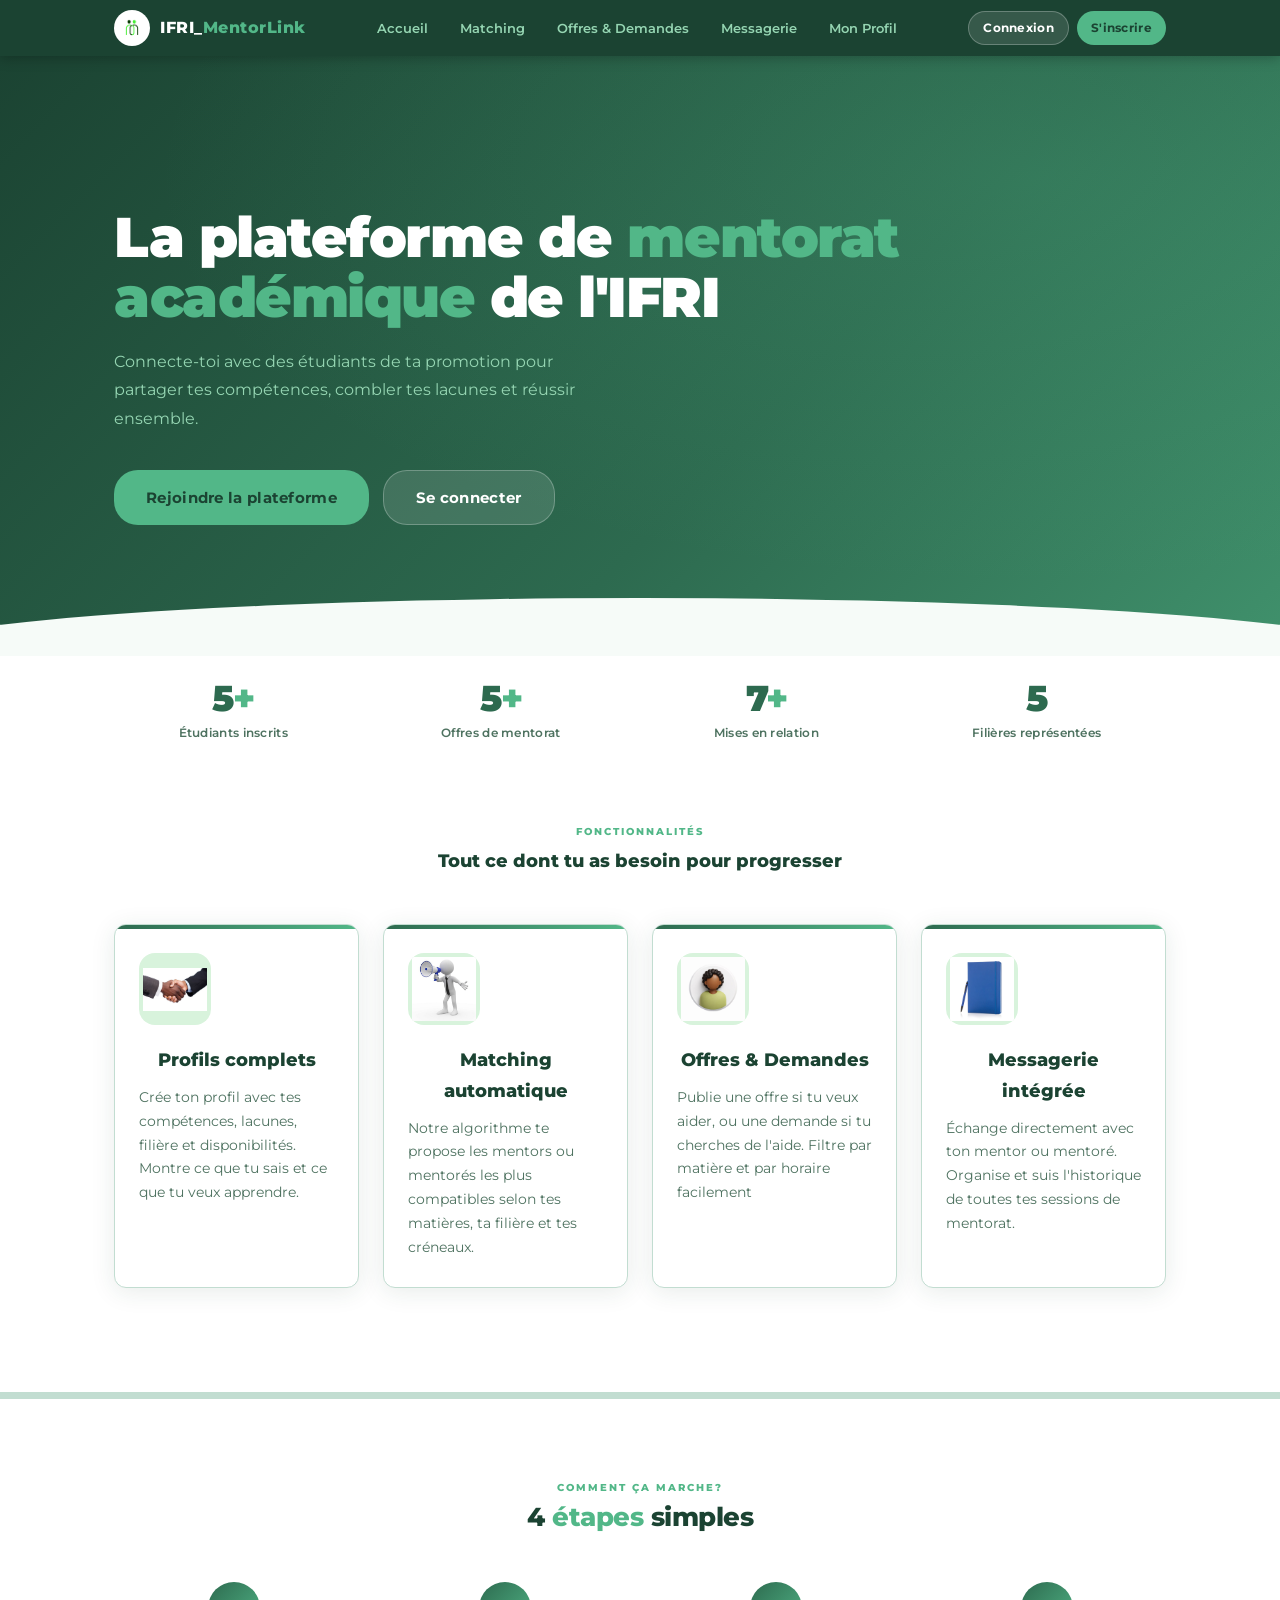
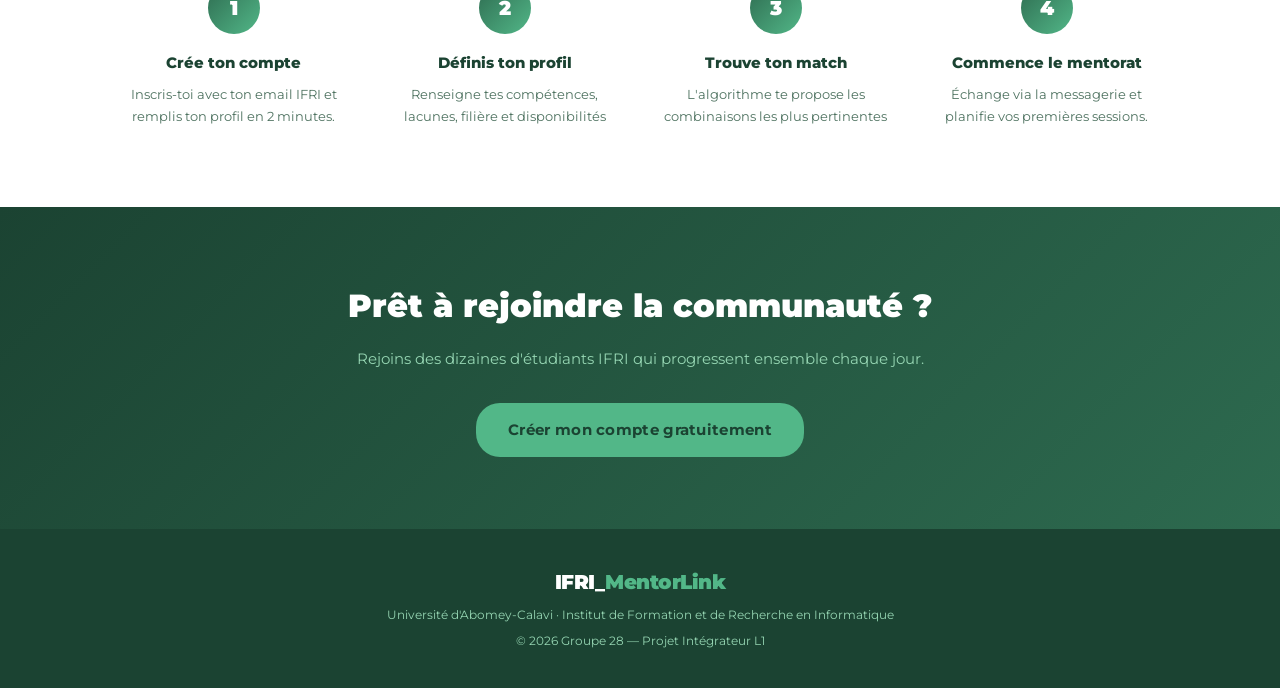
<file: frontend/pages/index.html>
<!DOCTYPE html>
<html lang="fr">

<head>
    <meta charset="UTF-8">
    <meta name="viewport" content="width=device-width, initial-scale=1.0">
    <title>IFRI_MentorLink - Bienvenue</title>
    <link rel="stylesheet" href="../styles/base/variables.css">
    <link rel="stylesheet" href="../styles/base/reset.css">
    <link rel="stylesheet" href="../styles/components/navbar.css">
    <link rel="stylesheet" href="../styles/components/footer.css">
    <link rel="stylesheet" href="../styles/components/buttons.css">
    <link rel="stylesheet" href="../styles/components/cards.css">
    <link rel="stylesheet" href="../styles/components/avatar.css">
    <link rel="stylesheet" href="../styles/pages/home.css">

</head>

<body>
    <div id="navbar"></div>
    <!-- HERO-->
    <section class="hero">
        <div class="container">
            <div class="hero-inner">
                <div class="hero-text anim-fade-up">
                    <h1 class="hero-title">La plateforme de <span>mentorat académique</span> de l'IFRI</h1>
                    <p class="hero-desc"> Connecte-toi avec des étudiants de ta promotion pour partager tes compétences,
                        combler tes lacunes et réussir ensemble.</p>
                    <div class="hero-cta">
                        <a href="inscription.html" class="btn btn-primary btn-lg">Rejoindre la plateforme</a>
                        <a href="connexion.html" class="btn btn-ghost btn-lg">Se connecter</a>
                    </div>
                </div>
            </div>
        </div>
    </section>


    <!--STATS-->
    <div class="stats-bar">
        <div class="container">
            <ul class="stats-inner">
                <li class="stat-item">
                    <span class="stat-num">5<span>+</span></span>
                    <p class="stat-label">Étudiants inscrits</p>
                </li>
                <li class="stat-item">
                    <span class="stat-num">5<span>+</span></span>
                    <p class="stat-label">Offres de mentorat</p>
                </li>
                <li class="stat-item">
                    <span class="stat-num">7<span>+</span></span>
                    <p class="stat-label">Mises en relation</p>
                </li>
                <li class="stat-item">
                    <span class="stat-num">5</span>
                    <p class="stat-label">Filières représentées</p>
                </li>
            </ul>
        </div>
        <section class="features">
            <div class="container">

                <div class="features-header">
                    <header class="section-header">
                        <p class="section-label">Fonctionnalités</p>
                        <h2 class="feature-title">Tout ce dont tu as besoin pour <span>progresser</span></h2>
                    </header>
                </div>
                <div class="features-grid">
                    <article class="features-card">
                        <div class="feature-icon"><img src="../assets/images/user.jpg" alt="Profil"></div>
                        <h3 class="feature-title">Profils complets</h3>
                        <p class="feature-desc"> Crée ton profil avec tes compétences, lacunes, filière et
                            disponibilités.
                            Montre ce que tu sais et ce que tu veux apprendre.</p>
                    </article>
                    <article class="features-card">
                        <div class="feature-icon"><img src="../assets/images/hand.jpg" alt="Profil"></div>
                        <h3 class="feature-title">Matching automatique</h3>
                        <p class="feature-desc"> Notre algorithme te propose les mentors ou mentorés les plus
                            compatibles
                            selon tes matières, ta filière et tes créneaux.</p>
                    </article>
                    <article class="features-card">
                        <div class="feature-icon"><img src="../assets/images/mega.jpg" alt="Profil"></div>
                        <h3 class="feature-title">Offres & Demandes</h3>
                        <p class="feature-desc">Publie une offre si tu veux aider, ou une demande si tu cherches de
                            l'aide.
                            Filtre par matière et par horaire facilement</p>
                    </article>
                    <article class="features-card">
                        <div class="feature-icon"><img src="../assets/images/chat.jpg" alt="Profil"></div>
                        <h3 class="feature-title">Messagerie intégrée</h3>
                        <p class="feature-desc"> Échange directement avec ton mentor ou mentoré. Organise et suis
                            l'historique de toutes tes sessions de mentorat.</p>
                    </article>
                </div>
            </div>
    </div>
    </section>

    <!-- HOW IT WORKS-->
    <section class="how-it-works">
        <div class="container">
            <header class="section-header">
                <p class="section-label">Comment ça marche?</p>
                <h2 class="section-title">4 <span>étapes </span>simples</h2>
            </header>
            <div class="steps-grid">
                <article class="steps-card">
                    <span class="steps-num"> 1</span>
                    <h3 class="step-title">Crée ton compte</h3>
                    <p class="step-desc"> Inscris-toi avec ton email IFRI et remplis ton profil en 2 minutes.
                    </p>
                </article>

                <article class="steps-card">
                    <span class="steps-num"> 2</span>
                    <h3 class="step-title">Définis ton profil</h3>
                    <p class="step-desc"> Renseigne tes compétences, lacunes, filière et disponibilités</p>
                </article>

                <article class="steps-card">
                    <span class="steps-num"> 3</span>
                    <h3 class="step-title">Trouve ton match</h3>
                    <p class="step-desc">L'algorithme te propose les combinaisons les plus pertinentes</p>
                </article>

                <article class="steps-card">
                    <span class="steps-num"> 4</span>
                    <h3 class="step-title">Commence le mentorat</h3>
                    <p class="step-desc">Échange via la messagerie et planifie vos premières sessions.</p>
                </article>
            </div>

        </div>
    </section>


    <!-- CTA -->
    <section class="cta-banner">
        <div class="container">
            <h2>Prêt à rejoindre la communauté ?</h2>
            <p>Rejoins des dizaines d'étudiants IFRI qui progressent ensemble chaque jour.</p>
            <a href="inscription.html" class="btn btn-primary btn-lg">Créer mon compte gratuitement</a>
        </div>
    </section>


    <div id="footer"></div>
    <script src="../js/app.js"></script>
    <script>
        document.addEventListener('DOMContentLoaded', () => {
            renderNavbar('index.html');
            renderFooter();
        })
    </script>
</body>

</html>
</file>
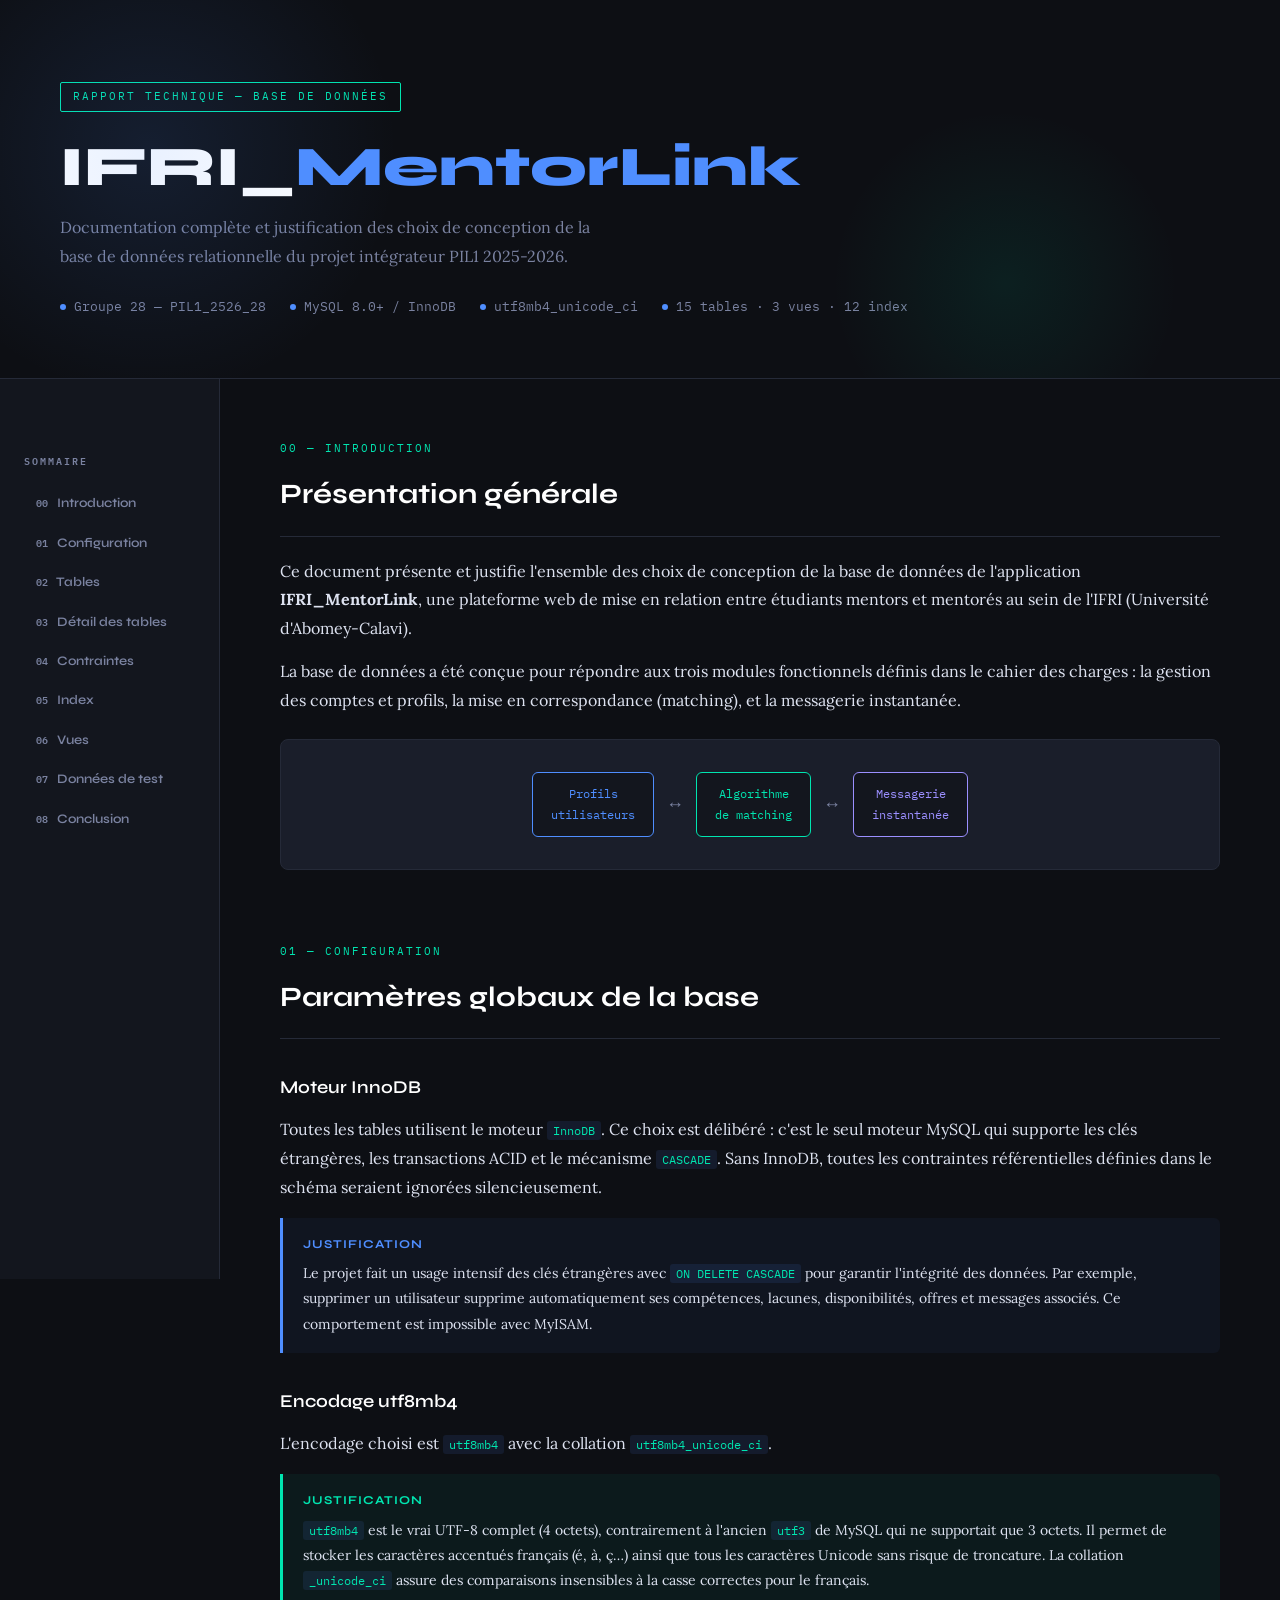
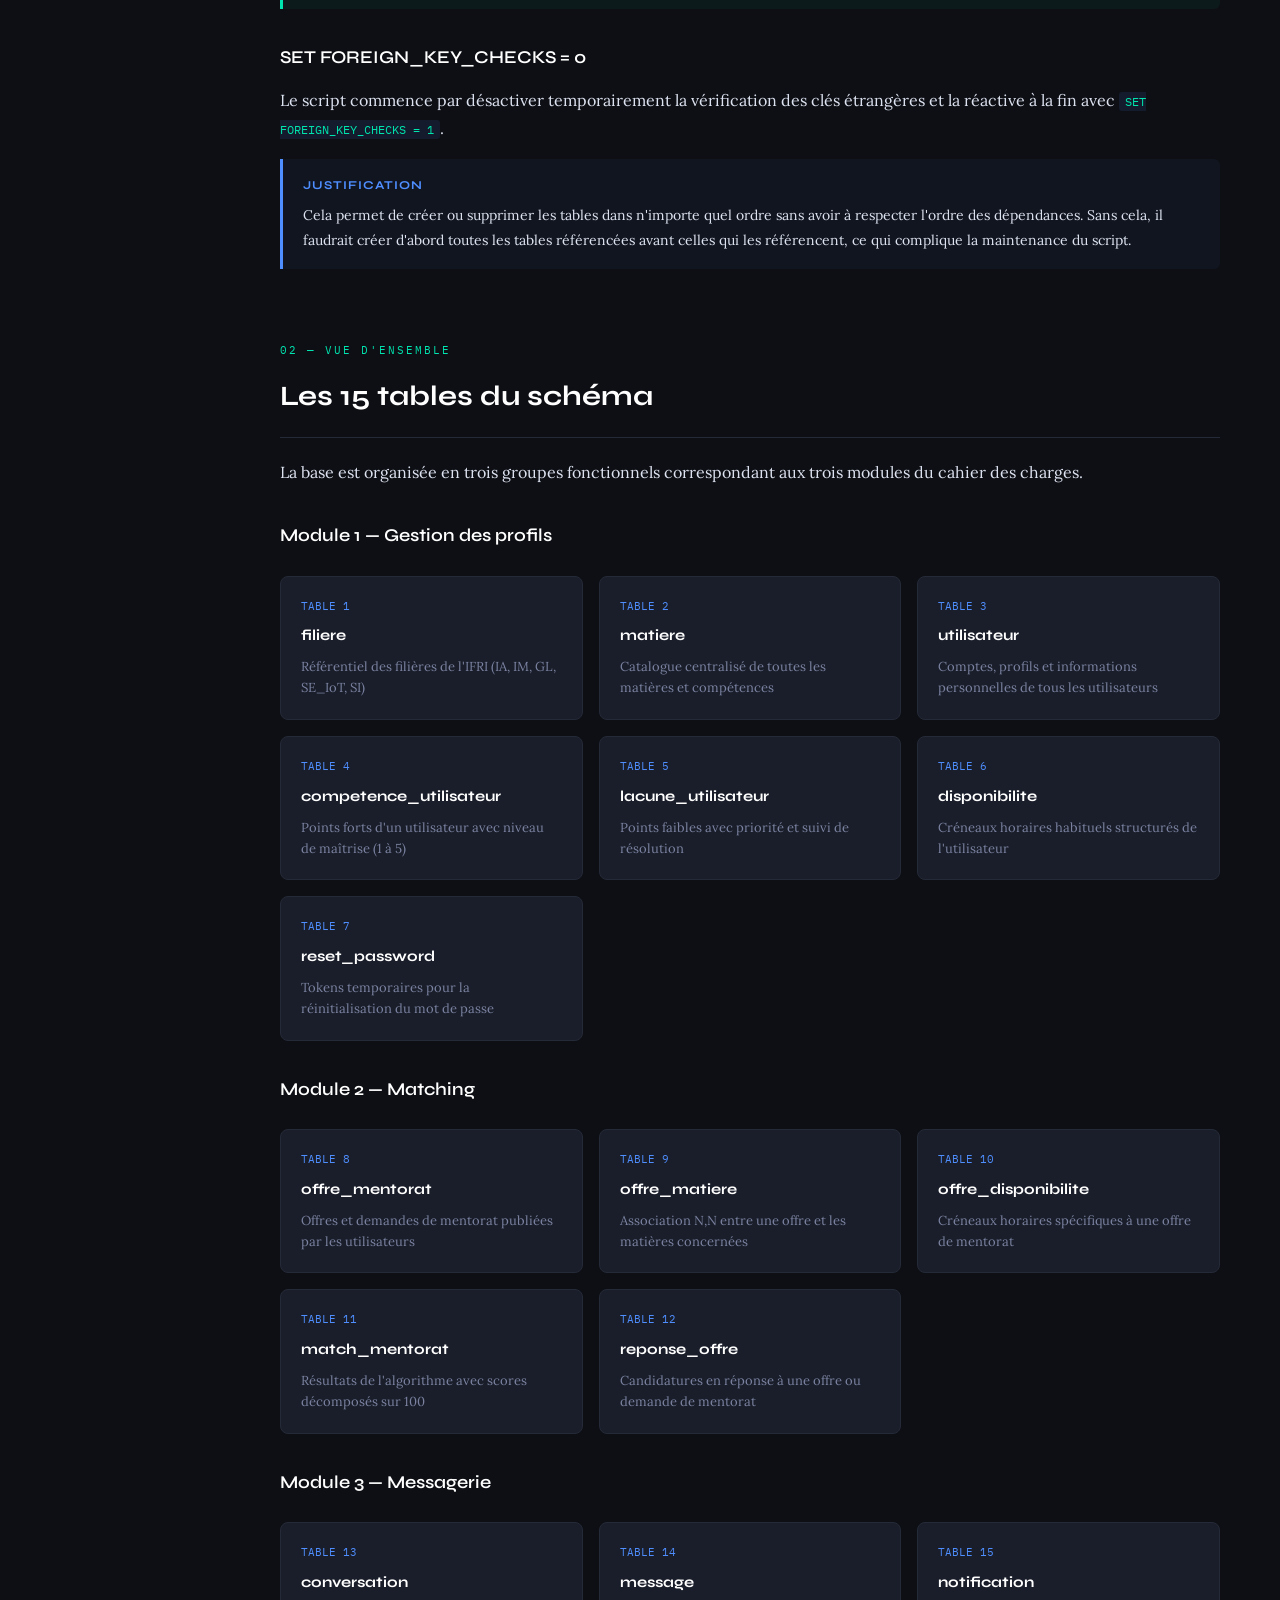
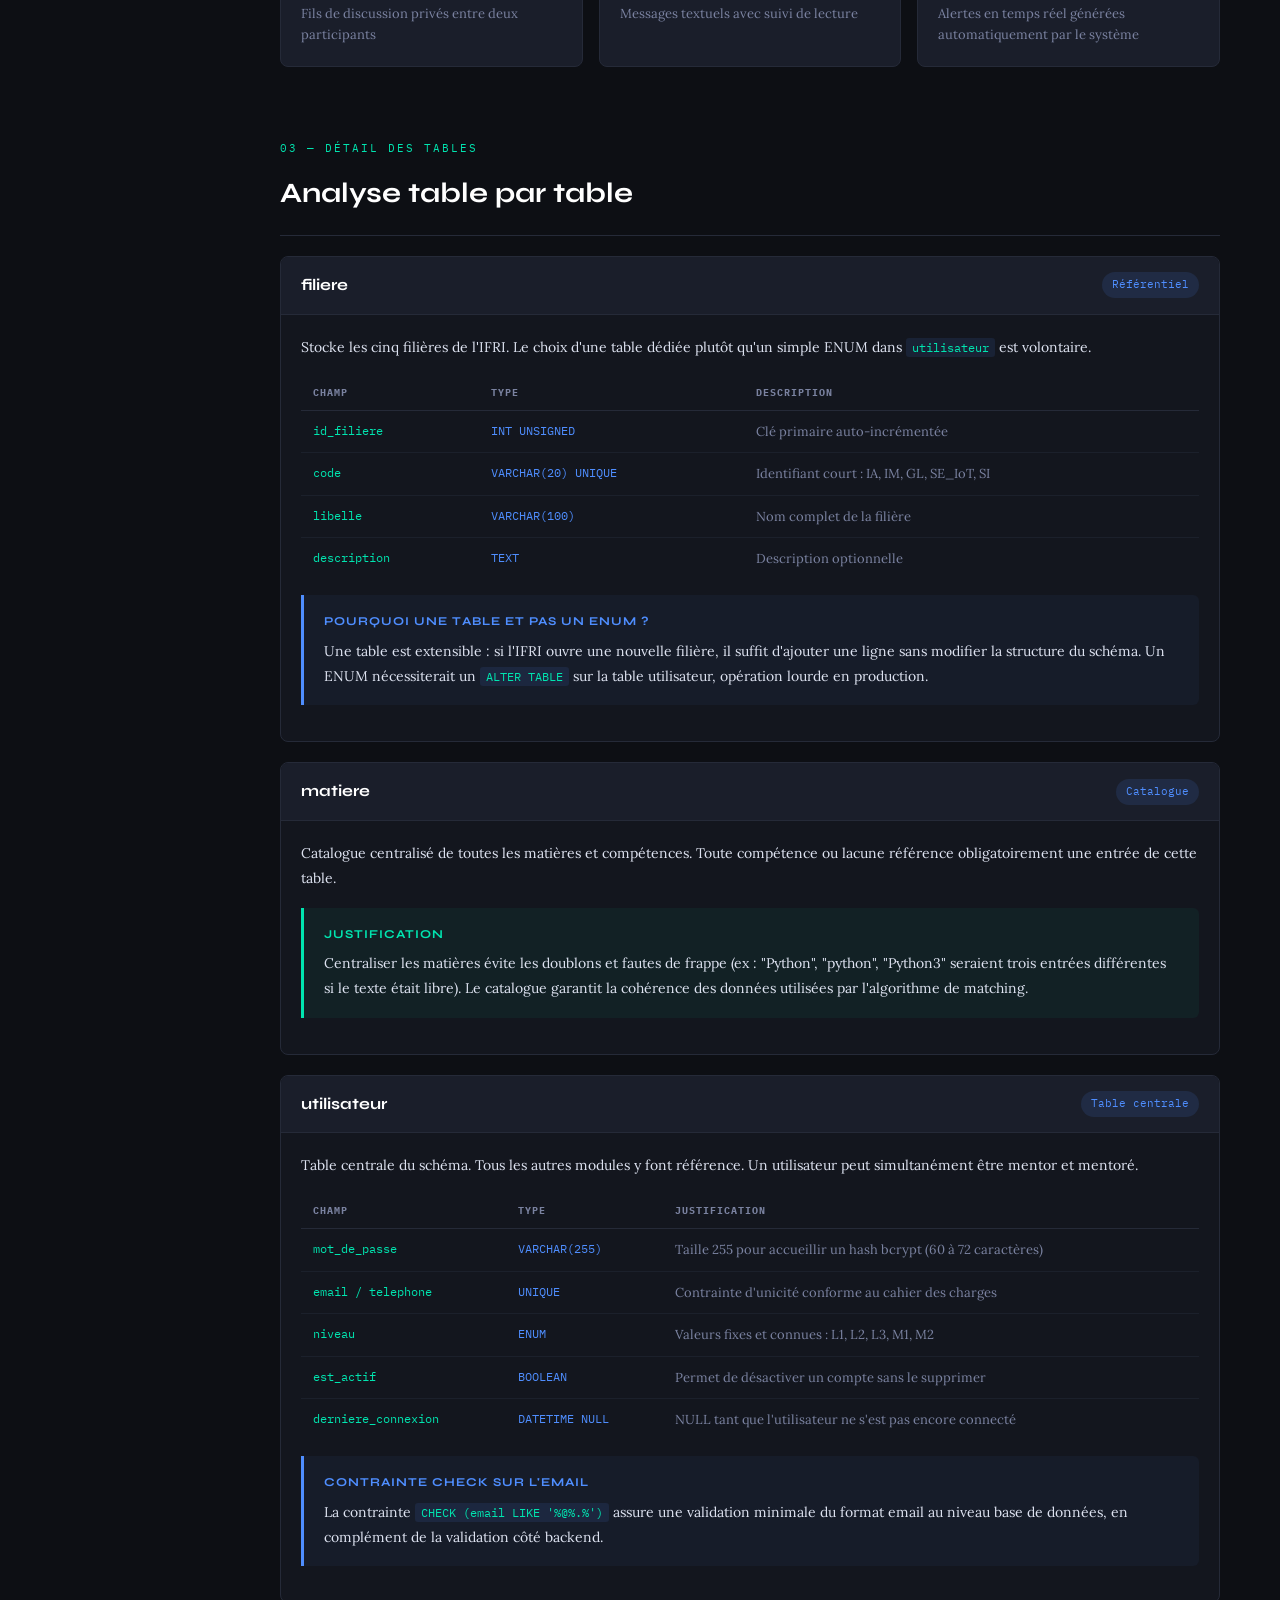
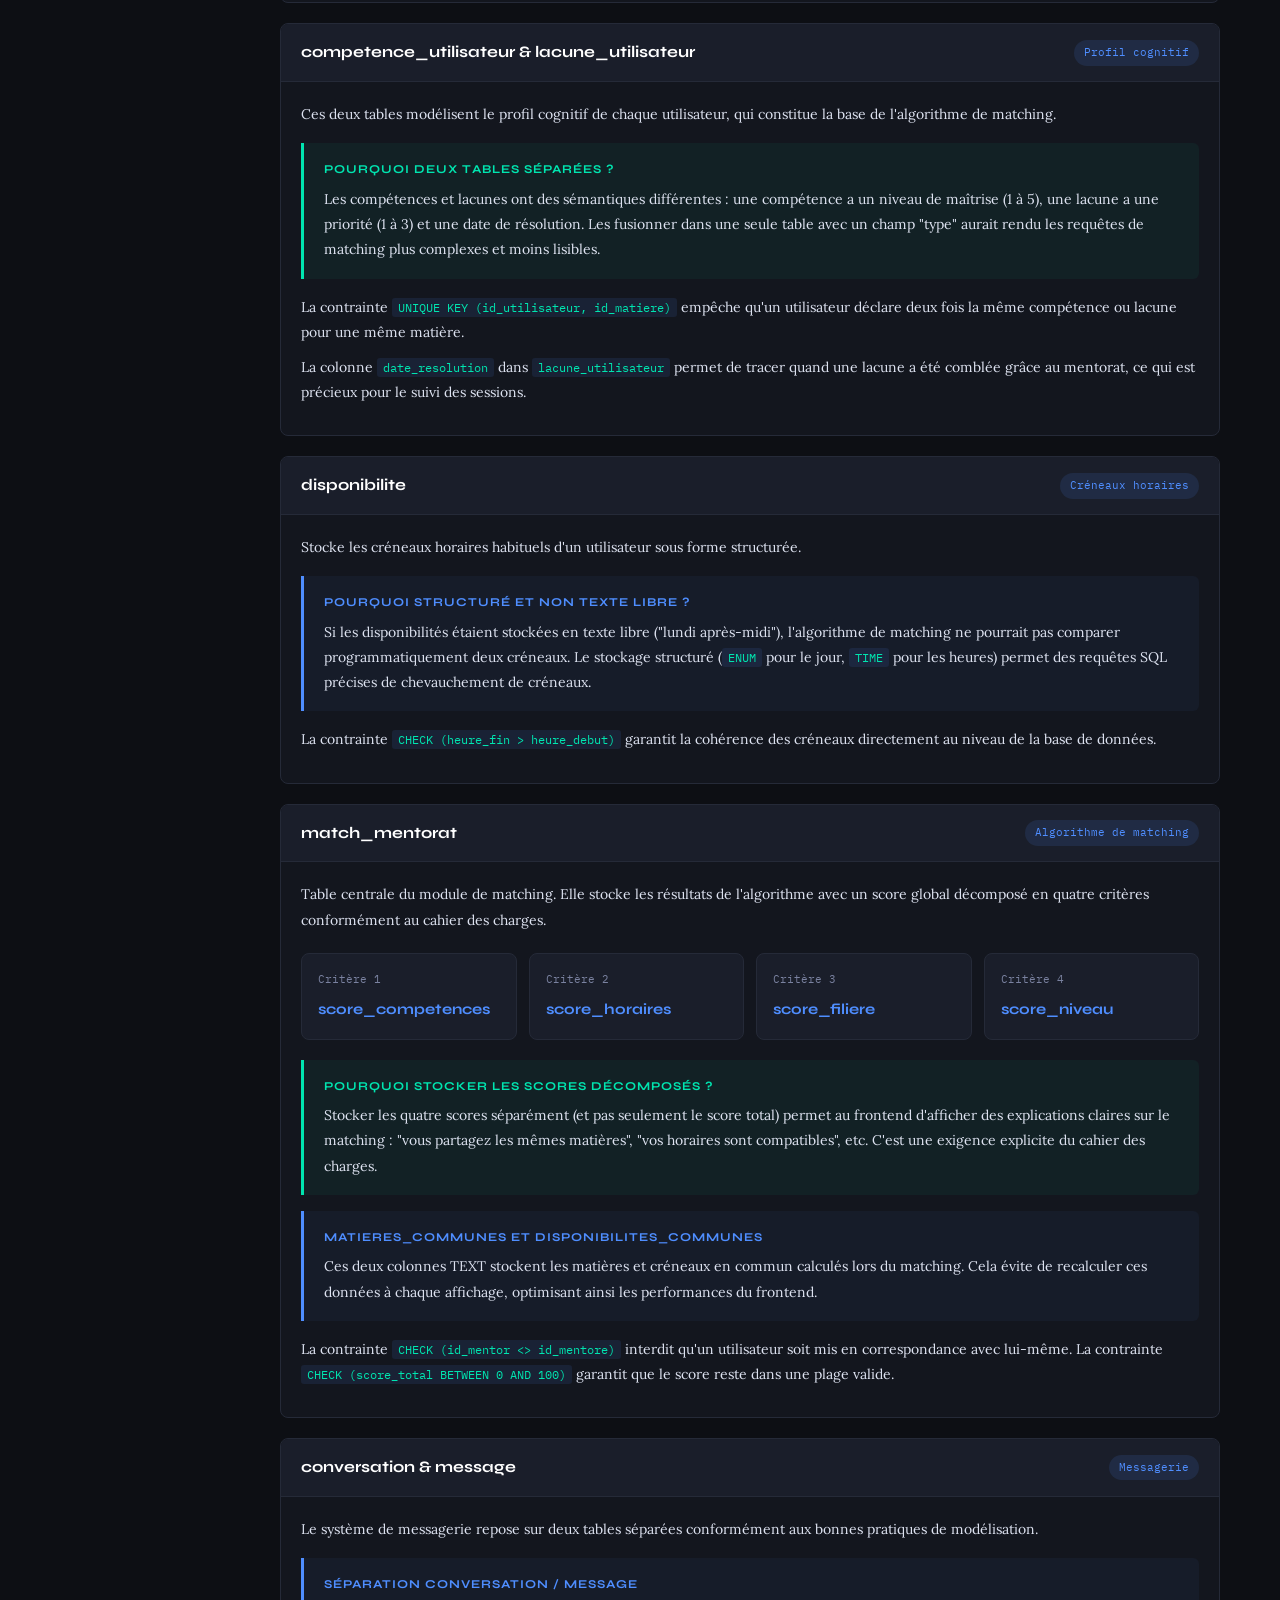
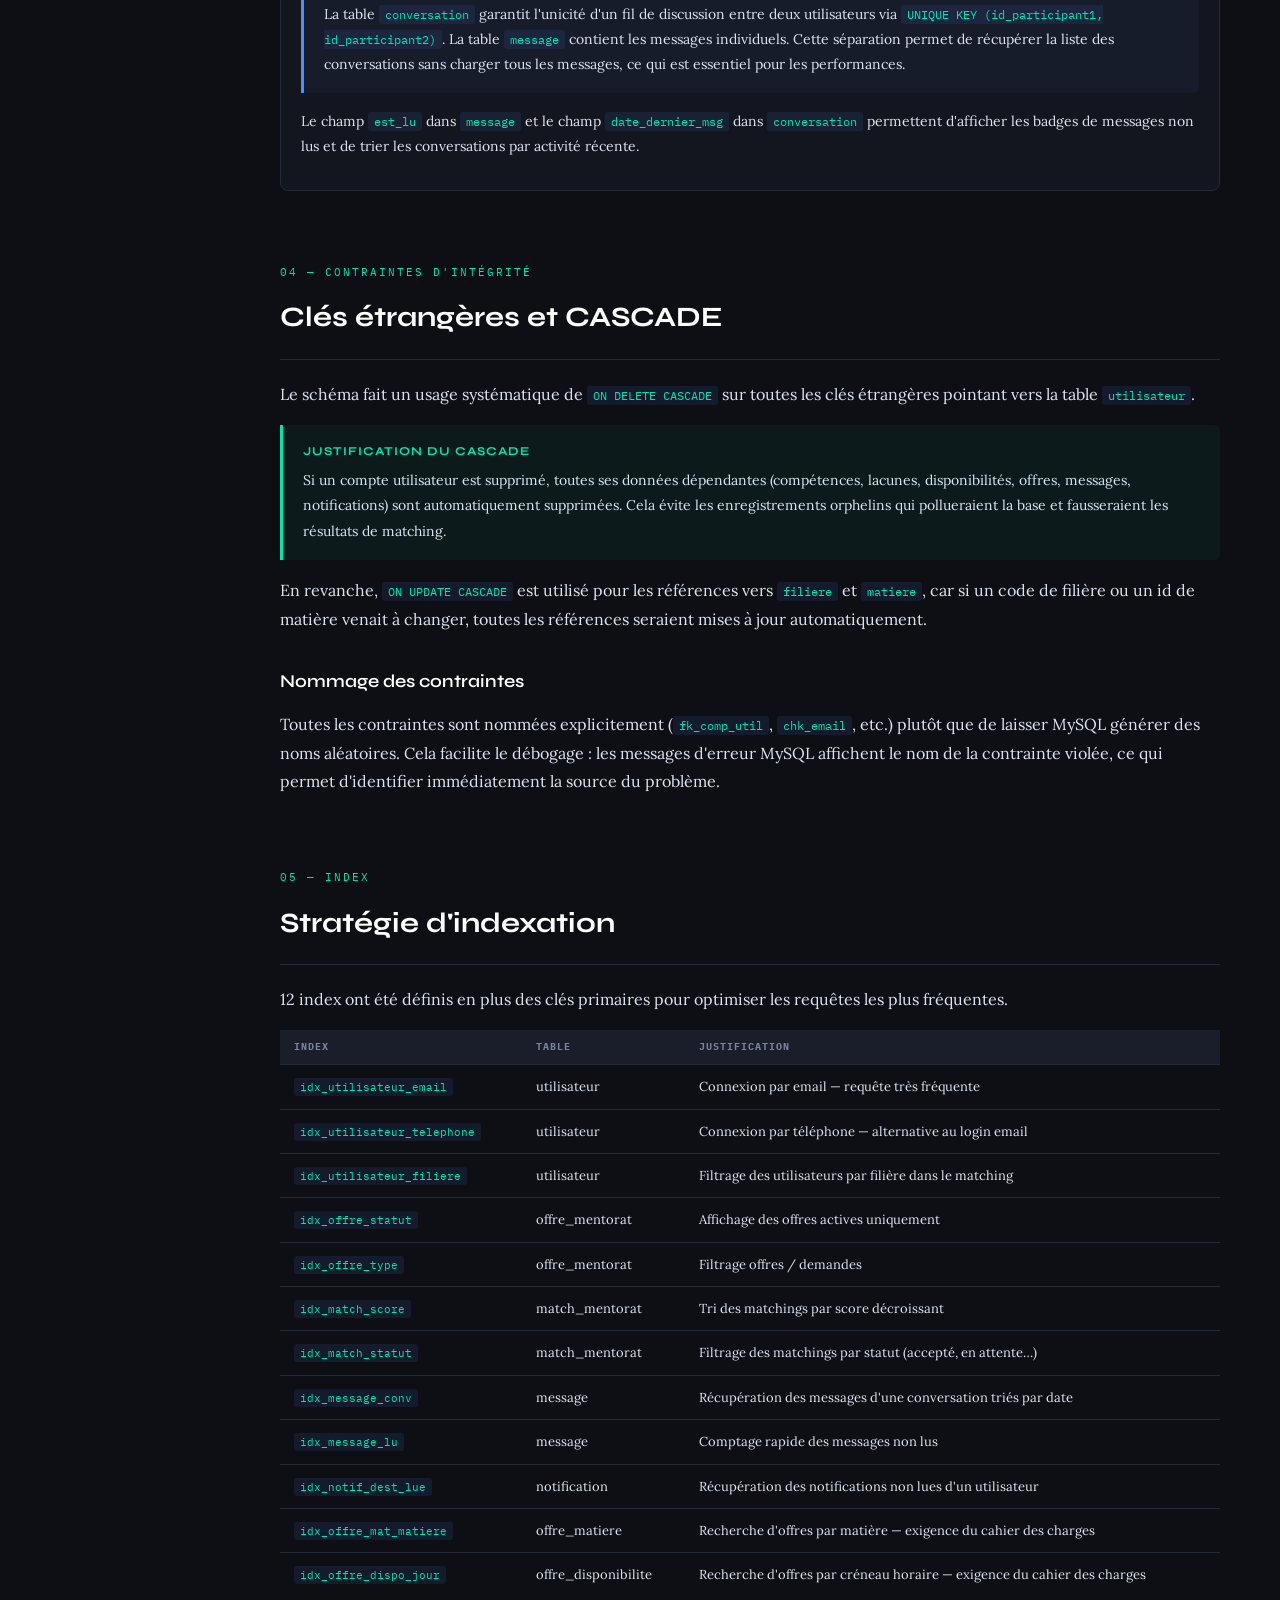
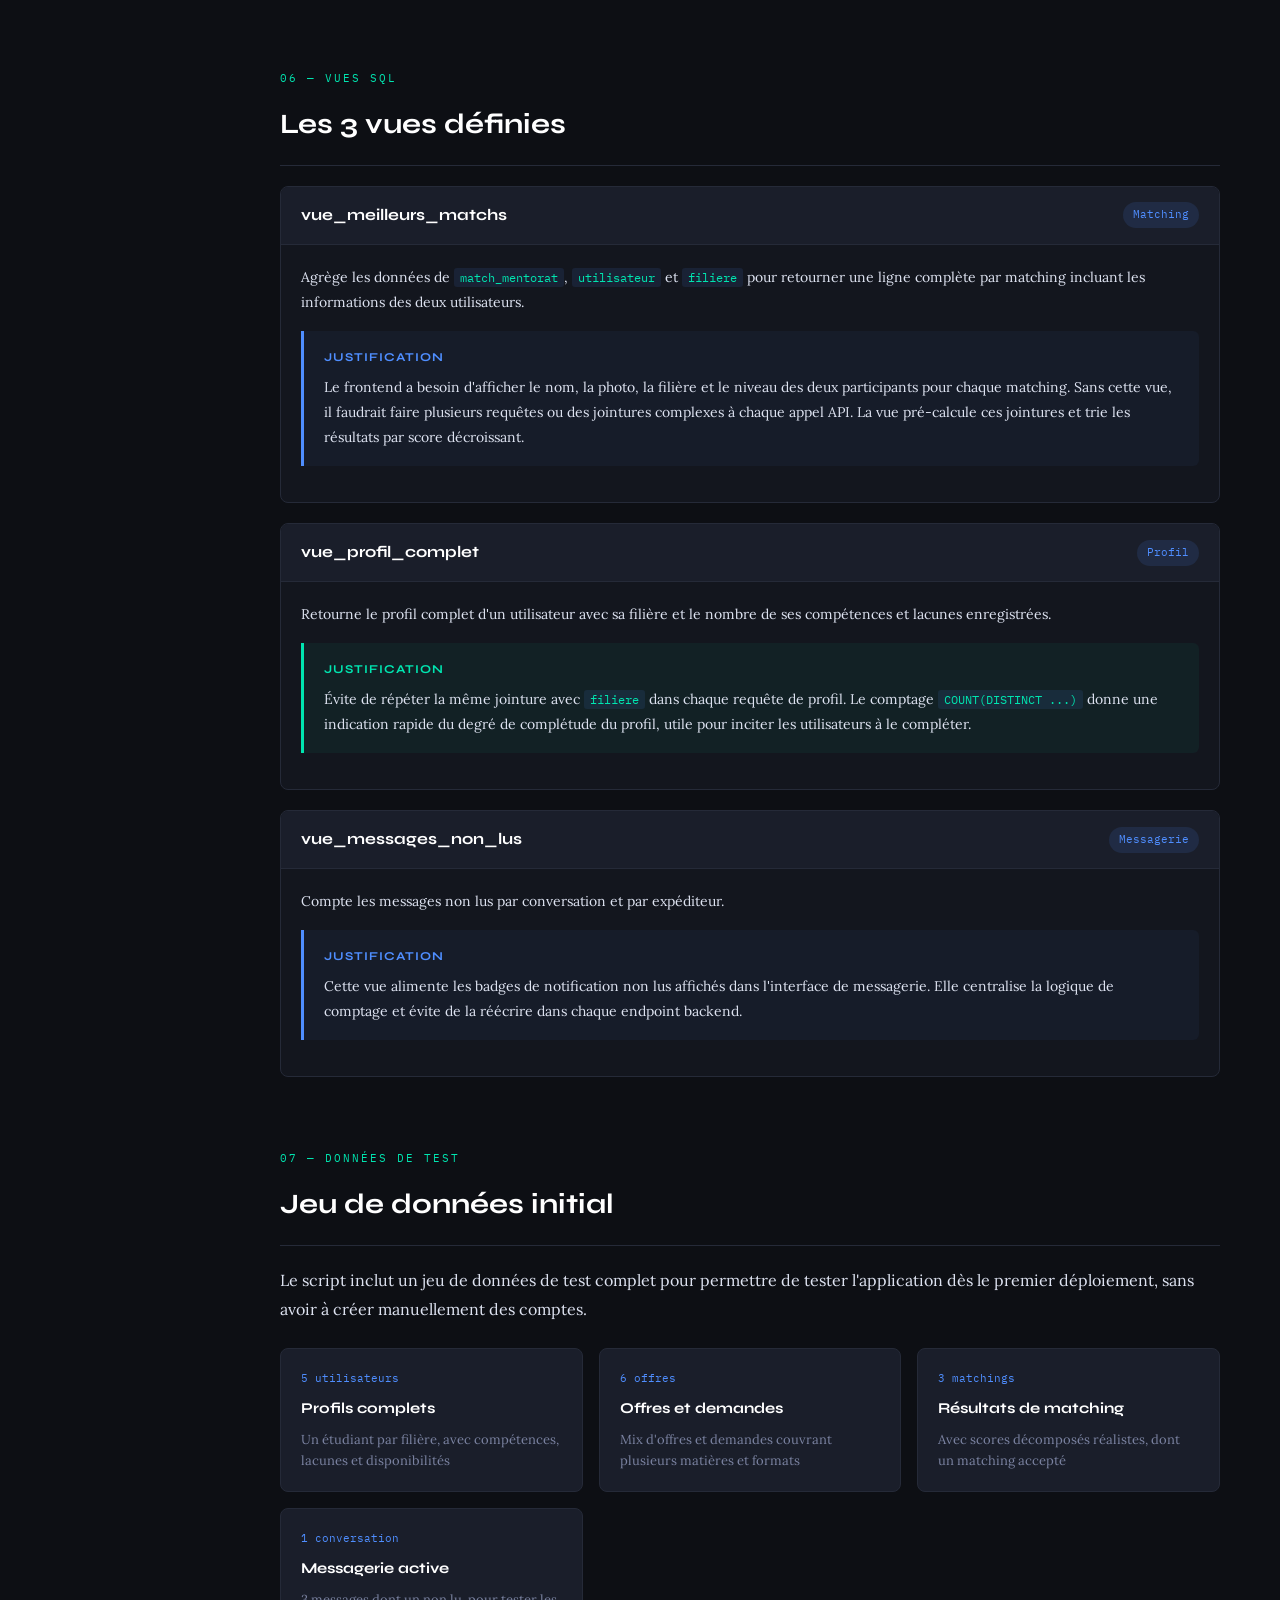
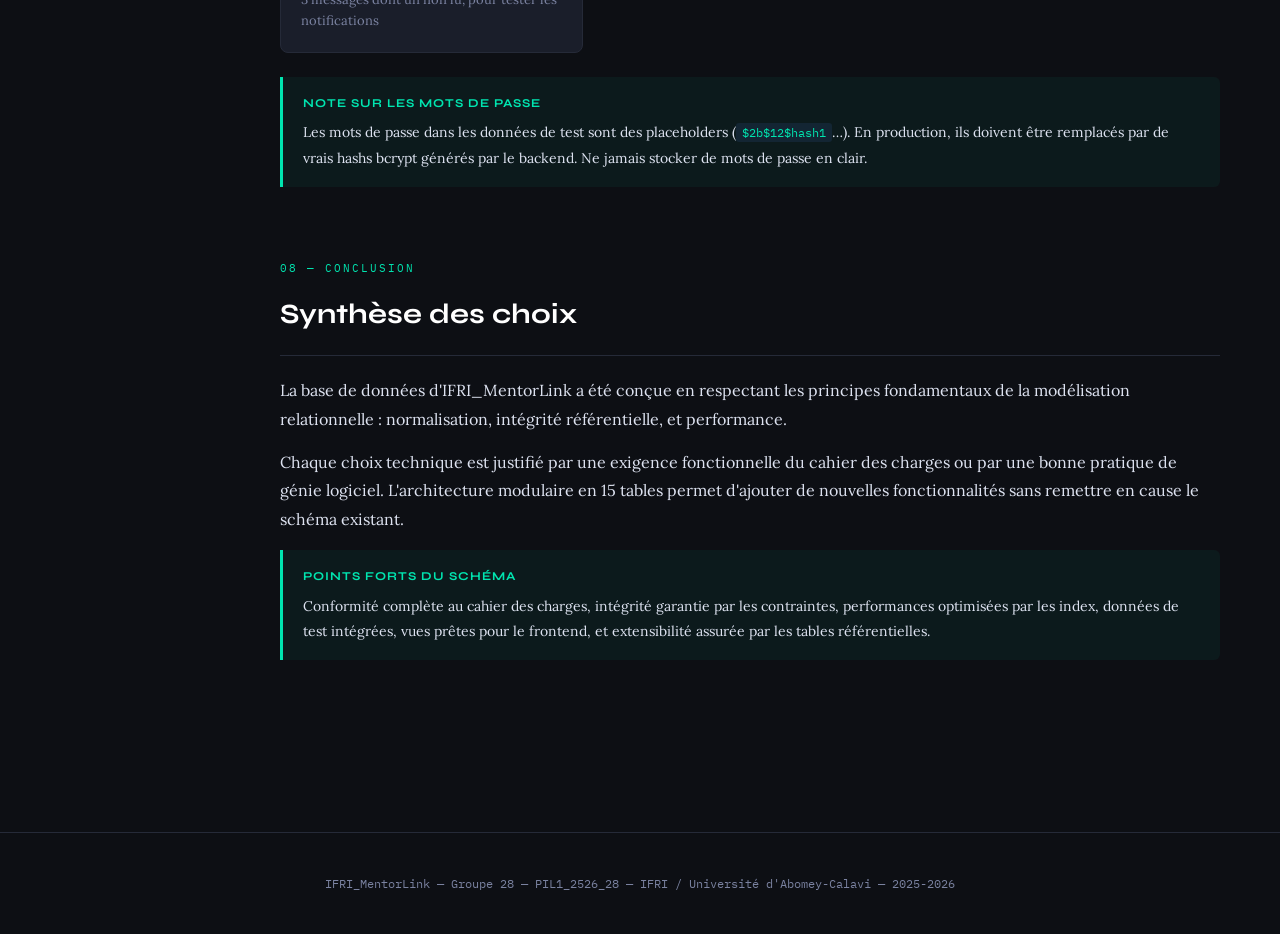
<file: rapport_bdd_PIL1_2526_28.html>
<!DOCTYPE html>
<html lang="fr">
<head>
  <meta charset="UTF-8" />
  <meta name="viewport" content="width=device-width, initial-scale=1.0"/>
  <title>Rapport BDD — IFRI_MentorLink</title>
  <link href="https://fonts.googleapis.com/css2?family=Syne:wght@400;600;700;800&family=IBM+Plex+Mono:wght@400;500&family=Lora:ital,wght@0,400;0,500;1,400&display=swap" rel="stylesheet"/>
  <style>
    :root {
      --bg: #0d0f14;
      --surface: #13161e;
      --surface2: #1a1e2a;
      --border: #252a38;
      --accent: #4f8eff;
      --accent2: #00e5b0;
      --accent3: #ff6b6b;
      --text: #dde2f0;
      --text-muted: #7a82a0;
      --heading: #ffffff;
    }

    * { margin: 0; padding: 0; box-sizing: border-box; }

    body {
      background: var(--bg);
      color: var(--text);
      font-family: 'Lora', serif;
      font-size: 16px;
      line-height: 1.8;
    }

    /* HEADER */
    header {
      position: relative;
      padding: 80px 60px 60px;
      border-bottom: 1px solid var(--border);
      overflow: hidden;
    }
    header::before {
      content: '';
      position: absolute;
      top: -100px; left: -100px;
      width: 500px; height: 500px;
      background: radial-gradient(circle, rgba(79,142,255,0.12) 0%, transparent 70%);
      pointer-events: none;
    }
    header::after {
      content: '';
      position: absolute;
      bottom: -80px; right: 100px;
      width: 350px; height: 350px;
      background: radial-gradient(circle, rgba(0,229,176,0.08) 0%, transparent 70%);
      pointer-events: none;
    }
    .badge {
      display: inline-block;
      font-family: 'IBM Plex Mono', monospace;
      font-size: 11px;
      letter-spacing: 2px;
      text-transform: uppercase;
      color: var(--accent2);
      border: 1px solid var(--accent2);
      padding: 4px 12px;
      border-radius: 2px;
      margin-bottom: 24px;
    }
    h1 {
      font-family: 'Syne', sans-serif;
      font-weight: 800;
      font-size: clamp(32px, 5vw, 56px);
      color: var(--heading);
      line-height: 1.1;
      margin-bottom: 16px;
    }
    h1 span { color: var(--accent); }
    .header-meta {
      font-family: 'IBM Plex Mono', monospace;
      font-size: 13px;
      color: var(--text-muted);
      margin-top: 24px;
      display: flex;
      flex-wrap: wrap;
      gap: 24px;
    }
    .header-meta span { display: flex; align-items: center; gap: 8px; }
    .header-meta span::before {
      content: '';
      display: inline-block;
      width: 6px; height: 6px;
      background: var(--accent);
      border-radius: 50%;
    }

    /* LAYOUT */
    .container {
      max-width: 960px;
      margin: 0 auto;
      padding: 0 40px;
    }

    /* NAV SIDEBAR */
    .layout {
      display: grid;
      grid-template-columns: 220px 1fr;
      gap: 0;
      min-height: 100vh;
    }
    nav {
      position: sticky;
      top: 0;
      height: 100vh;
      overflow-y: auto;
      border-right: 1px solid var(--border);
      padding: 40px 24px;
      background: var(--surface);
    }
    nav h3 {
      font-family: 'IBM Plex Mono', monospace;
      font-size: 10px;
      letter-spacing: 2px;
      text-transform: uppercase;
      color: var(--text-muted);
      margin-bottom: 16px;
    }
    nav a {
      display: block;
      font-family: 'Syne', sans-serif;
      font-size: 13px;
      font-weight: 600;
      color: var(--text-muted);
      text-decoration: none;
      padding: 7px 10px;
      border-radius: 4px;
      border-left: 2px solid transparent;
      transition: all 0.2s;
      margin-bottom: 2px;
    }
    nav a:hover, nav a.active {
      color: var(--accent);
      border-left-color: var(--accent);
      background: rgba(79,142,255,0.06);
    }
    nav .nav-num {
      font-family: 'IBM Plex Mono', monospace;
      font-size: 10px;
      color: var(--text-muted);
      margin-right: 6px;
    }

    /* MAIN CONTENT */
    main {
      padding: 60px 60px 100px;
    }

    /* SECTIONS */
    section {
      margin-bottom: 72px;
      scroll-margin-top: 40px;
    }
    .section-label {
      font-family: 'IBM Plex Mono', monospace;
      font-size: 11px;
      letter-spacing: 2px;
      text-transform: uppercase;
      color: var(--accent2);
      margin-bottom: 10px;
    }
    h2 {
      font-family: 'Syne', sans-serif;
      font-weight: 700;
      font-size: 28px;
      color: var(--heading);
      margin-bottom: 20px;
      padding-bottom: 16px;
      border-bottom: 1px solid var(--border);
    }
    h3 {
      font-family: 'Syne', sans-serif;
      font-weight: 600;
      font-size: 18px;
      color: var(--heading);
      margin: 32px 0 12px;
    }
    p { margin-bottom: 14px; color: var(--text); }

    /* TABLE CARDS */
    .table-grid {
      display: grid;
      grid-template-columns: repeat(auto-fill, minmax(260px, 1fr));
      gap: 16px;
      margin: 24px 0;
    }
    .table-card {
      background: var(--surface2);
      border: 1px solid var(--border);
      border-radius: 8px;
      padding: 20px;
      transition: border-color 0.2s, transform 0.2s;
    }
    .table-card:hover {
      border-color: var(--accent);
      transform: translateY(-2px);
    }
    .table-card .tc-num {
      font-family: 'IBM Plex Mono', monospace;
      font-size: 11px;
      color: var(--accent);
      margin-bottom: 6px;
    }
    .table-card .tc-name {
      font-family: 'Syne', sans-serif;
      font-weight: 700;
      font-size: 15px;
      color: var(--heading);
      margin-bottom: 8px;
    }
    .table-card .tc-desc {
      font-size: 13px;
      color: var(--text-muted);
      line-height: 1.6;
    }

    /* DETAIL BLOCKS */
    .detail-block {
      background: var(--surface);
      border: 1px solid var(--border);
      border-radius: 8px;
      margin: 20px 0;
      overflow: hidden;
    }
    .detail-header {
      display: flex;
      align-items: center;
      justify-content: space-between;
      padding: 14px 20px;
      background: var(--surface2);
      border-bottom: 1px solid var(--border);
    }
    .detail-header .dh-name {
      font-family: 'Syne', sans-serif;
      font-weight: 700;
      font-size: 16px;
      color: var(--heading);
    }
    .detail-header .dh-tag {
      font-family: 'IBM Plex Mono', monospace;
      font-size: 11px;
      padding: 3px 10px;
      border-radius: 20px;
      background: rgba(79,142,255,0.12);
      color: var(--accent);
    }
    .detail-body { padding: 20px; }
    .detail-body p { font-size: 14px; margin-bottom: 10px; }

    /* FIELD TABLE */
    .field-table {
      width: 100%;
      border-collapse: collapse;
      font-size: 13px;
      margin: 16px 0;
    }
    .field-table th {
      font-family: 'IBM Plex Mono', monospace;
      font-size: 10px;
      letter-spacing: 1px;
      text-transform: uppercase;
      color: var(--text-muted);
      text-align: left;
      padding: 8px 12px;
      border-bottom: 1px solid var(--border);
    }
    .field-table td {
      padding: 9px 12px;
      border-bottom: 1px solid rgba(37,42,56,0.5);
      vertical-align: top;
    }
    .field-table tr:last-child td { border-bottom: none; }
    .field-table .fn {
      font-family: 'IBM Plex Mono', monospace;
      color: var(--accent2);
      font-size: 12px;
    }
    .field-table .ft {
      font-family: 'IBM Plex Mono', monospace;
      color: var(--accent);
      font-size: 12px;
    }
    .field-table .fd { color: var(--text-muted); font-size: 13px; }

    /* JUSTIFICATION BOX */
    .justif {
      border-left: 3px solid var(--accent);
      background: rgba(79,142,255,0.05);
      padding: 16px 20px;
      margin: 16px 0;
      border-radius: 0 6px 6px 0;
      font-size: 14px;
    }
    .justif strong {
      font-family: 'Syne', sans-serif;
      font-size: 12px;
      letter-spacing: 1px;
      text-transform: uppercase;
      color: var(--accent);
      display: block;
      margin-bottom: 6px;
    }

    .justif-green {
      border-left-color: var(--accent2);
      background: rgba(0,229,176,0.05);
    }
    .justif-green strong { color: var(--accent2); }

    /* CODE INLINE */
    code {
      font-family: 'IBM Plex Mono', monospace;
      font-size: 12px;
      background: rgba(79,142,255,0.1);
      color: var(--accent2);
      padding: 2px 6px;
      border-radius: 3px;
    }

    /* SCHEMA VISUAL */
    .schema-box {
      background: var(--surface2);
      border: 1px solid var(--border);
      border-radius: 8px;
      padding: 32px;
      margin: 24px 0;
      display: flex;
      flex-wrap: wrap;
      gap: 12px;
      align-items: center;
      justify-content: center;
    }
    .schema-entity {
      background: var(--surface);
      border: 1px solid var(--accent);
      border-radius: 6px;
      padding: 10px 18px;
      font-family: 'IBM Plex Mono', monospace;
      font-size: 12px;
      color: var(--accent);
      text-align: center;
    }
    .schema-entity.secondary { border-color: var(--accent2); color: var(--accent2); }
    .schema-entity.tertiary { border-color: #9b8fff; color: #9b8fff; }
    .schema-arrow {
      font-size: 18px;
      color: var(--text-muted);
    }

    /* INDEX TABLE */
    .index-table {
      width: 100%;
      border-collapse: collapse;
      font-size: 13px;
      margin: 16px 0;
    }
    .index-table th {
      font-family: 'IBM Plex Mono', monospace;
      font-size: 10px;
      letter-spacing: 1px;
      text-transform: uppercase;
      color: var(--text-muted);
      text-align: left;
      padding: 8px 14px;
      background: var(--surface2);
      border-bottom: 1px solid var(--border);
    }
    .index-table td {
      padding: 10px 14px;
      border-bottom: 1px solid var(--border);
      vertical-align: middle;
    }
    .index-table tr:last-child td { border-bottom: none; }
    .index-table code { font-size: 11px; }

    /* SCORES */
    .score-grid {
      display: grid;
      grid-template-columns: repeat(auto-fill, minmax(200px, 1fr));
      gap: 12px;
      margin: 20px 0;
    }
    .score-item {
      background: var(--surface2);
      border: 1px solid var(--border);
      border-radius: 8px;
      padding: 16px;
    }
    .score-item .si-label {
      font-family: 'IBM Plex Mono', monospace;
      font-size: 11px;
      color: var(--text-muted);
      margin-bottom: 6px;
    }
    .score-item .si-field {
      font-family: 'Syne', sans-serif;
      font-weight: 700;
      font-size: 15px;
      color: var(--accent);
    }

    /* FOOTER */
    footer {
      text-align: center;
      padding: 40px;
      border-top: 1px solid var(--border);
      font-family: 'IBM Plex Mono', monospace;
      font-size: 12px;
      color: var(--text-muted);
    }

    /* RESPONSIVE */
    @media (max-width: 768px) {
      .layout { grid-template-columns: 1fr; }
      nav { display: none; }
      main { padding: 40px 24px; }
      header { padding: 40px 24px; }
    }
  </style>
</head>
<body>

<header>
  <div class="badge">Rapport Technique — Base de Données</div>
  <h1>IFRI_<span>MentorLink</span></h1>
  <p style="font-size:16px; color: var(--text-muted); max-width: 560px;">
    Documentation complète et justification des choix de conception de la base de données relationnelle du projet intégrateur PIL1 2025-2026.
  </p>
  <div class="header-meta">
    <span>Groupe 28 — PIL1_2526_28</span>
    <span>MySQL 8.0+ / InnoDB</span>
    <span>utf8mb4_unicode_ci</span>
    <span>15 tables · 3 vues · 12 index</span>
  </div>
</header>

<div class="layout">

  <nav>
    <h3>Sommaire</h3>
    <a href="#intro"><span class="nav-num">00</span> Introduction</a>
    <a href="#config"><span class="nav-num">01</span> Configuration</a>
    <a href="#tables"><span class="nav-num">02</span> Tables</a>
    <a href="#detail"><span class="nav-num">03</span> Détail des tables</a>
    <a href="#contraintes"><span class="nav-num">04</span> Contraintes</a>
    <a href="#index"><span class="nav-num">05</span> Index</a>
    <a href="#vues"><span class="nav-num">06</span> Vues</a>
    <a href="#donnees"><span class="nav-num">07</span> Données de test</a>
    <a href="#conclusion"><span class="nav-num">08</span> Conclusion</a>
  </nav>

  <main>

    <!-- INTRO -->
    <section id="intro">
      <div class="section-label">00 — Introduction</div>
      <h2>Présentation générale</h2>
      <p>
        Ce document présente et justifie l'ensemble des choix de conception de la base de données
        de l'application <strong>IFRI_MentorLink</strong>, une plateforme web de mise en relation
        entre étudiants mentors et mentorés au sein de l'IFRI (Université d'Abomey-Calavi).
      </p>
      <p>
        La base de données a été conçue pour répondre aux trois modules fonctionnels définis dans
        le cahier des charges : la gestion des comptes et profils, la mise en correspondance
        (matching), et la messagerie instantanée.
      </p>
      <div class="schema-box">
        <div class="schema-entity">Profils<br>utilisateurs</div>
        <div class="schema-arrow">↔</div>
        <div class="schema-entity secondary">Algorithme<br>de matching</div>
        <div class="schema-arrow">↔</div>
        <div class="schema-entity tertiary">Messagerie<br>instantanée</div>
      </div>
    </section>

    <!-- CONFIG -->
    <section id="config">
      <div class="section-label">01 — Configuration</div>
      <h2>Paramètres globaux de la base</h2>

      <h3>Moteur InnoDB</h3>
      <p>
        Toutes les tables utilisent le moteur <code>InnoDB</code>. Ce choix est délibéré :
        c'est le seul moteur MySQL qui supporte les clés étrangères, les transactions ACID
        et le mécanisme <code>CASCADE</code>. Sans InnoDB, toutes les contraintes
        référentielles définies dans le schéma seraient ignorées silencieusement.
      </p>
      <div class="justif">
        <strong>Justification</strong>
        Le projet fait un usage intensif des clés étrangères avec <code>ON DELETE CASCADE</code>
        pour garantir l'intégrité des données. Par exemple, supprimer un utilisateur supprime
        automatiquement ses compétences, lacunes, disponibilités, offres et messages associés.
        Ce comportement est impossible avec MyISAM.
      </div>

      <h3>Encodage utf8mb4</h3>
      <p>
        L'encodage choisi est <code>utf8mb4</code> avec la collation <code>utf8mb4_unicode_ci</code>.
      </p>
      <div class="justif justif-green">
        <strong>Justification</strong>
        <code>utf8mb4</code> est le vrai UTF-8 complet (4 octets), contrairement à l'ancien
        <code>utf3</code> de MySQL qui ne supportait que 3 octets. Il permet de stocker
        les caractères accentués français (é, à, ç…) ainsi que tous les caractères Unicode
        sans risque de troncature. La collation <code>_unicode_ci</code> assure des
        comparaisons insensibles à la casse correctes pour le français.
      </div>

      <h3>SET FOREIGN_KEY_CHECKS = 0</h3>
      <p>
        Le script commence par désactiver temporairement la vérification des clés étrangères
        et la réactive à la fin avec <code>SET FOREIGN_KEY_CHECKS = 1</code>.
      </p>
      <div class="justif">
        <strong>Justification</strong>
        Cela permet de créer ou supprimer les tables dans n'importe quel ordre sans avoir
        à respecter l'ordre des dépendances. Sans cela, il faudrait créer d'abord toutes
        les tables référencées avant celles qui les référencent, ce qui complique la
        maintenance du script.
      </div>
    </section>

    <!-- TABLES OVERVIEW -->
    <section id="tables">
      <div class="section-label">02 — Vue d'ensemble</div>
      <h2>Les 15 tables du schéma</h2>
      <p>La base est organisée en trois groupes fonctionnels correspondant aux trois modules du cahier des charges.</p>

      <h3>Module 1 — Gestion des profils</h3>
      <div class="table-grid">
        <div class="table-card">
          <div class="tc-num">TABLE 1</div>
          <div class="tc-name">filiere</div>
          <div class="tc-desc">Référentiel des filières de l'IFRI (IA, IM, GL, SE_IoT, SI)</div>
        </div>
        <div class="table-card">
          <div class="tc-num">TABLE 2</div>
          <div class="tc-name">matiere</div>
          <div class="tc-desc">Catalogue centralisé de toutes les matières et compétences</div>
        </div>
        <div class="table-card">
          <div class="tc-num">TABLE 3</div>
          <div class="tc-name">utilisateur</div>
          <div class="tc-desc">Comptes, profils et informations personnelles de tous les utilisateurs</div>
        </div>
        <div class="table-card">
          <div class="tc-num">TABLE 4</div>
          <div class="tc-name">competence_utilisateur</div>
          <div class="tc-desc">Points forts d'un utilisateur avec niveau de maîtrise (1 à 5)</div>
        </div>
        <div class="table-card">
          <div class="tc-num">TABLE 5</div>
          <div class="tc-name">lacune_utilisateur</div>
          <div class="tc-desc">Points faibles avec priorité et suivi de résolution</div>
        </div>
        <div class="table-card">
          <div class="tc-num">TABLE 6</div>
          <div class="tc-name">disponibilite</div>
          <div class="tc-desc">Créneaux horaires habituels structurés de l'utilisateur</div>
        </div>
        <div class="table-card">
          <div class="tc-num">TABLE 7</div>
          <div class="tc-name">reset_password</div>
          <div class="tc-desc">Tokens temporaires pour la réinitialisation du mot de passe</div>
        </div>
      </div>

      <h3>Module 2 — Matching</h3>
      <div class="table-grid">
        <div class="table-card">
          <div class="tc-num">TABLE 8</div>
          <div class="tc-name">offre_mentorat</div>
          <div class="tc-desc">Offres et demandes de mentorat publiées par les utilisateurs</div>
        </div>
        <div class="table-card">
          <div class="tc-num">TABLE 9</div>
          <div class="tc-name">offre_matiere</div>
          <div class="tc-desc">Association N,N entre une offre et les matières concernées</div>
        </div>
        <div class="table-card">
          <div class="tc-num">TABLE 10</div>
          <div class="tc-name">offre_disponibilite</div>
          <div class="tc-desc">Créneaux horaires spécifiques à une offre de mentorat</div>
        </div>
        <div class="table-card">
          <div class="tc-num">TABLE 11</div>
          <div class="tc-name">match_mentorat</div>
          <div class="tc-desc">Résultats de l'algorithme avec scores décomposés sur 100</div>
        </div>
        <div class="table-card">
          <div class="tc-num">TABLE 12</div>
          <div class="tc-name">reponse_offre</div>
          <div class="tc-desc">Candidatures en réponse à une offre ou demande de mentorat</div>
        </div>
      </div>

      <h3>Module 3 — Messagerie</h3>
      <div class="table-grid">
        <div class="table-card">
          <div class="tc-num">TABLE 13</div>
          <div class="tc-name">conversation</div>
          <div class="tc-desc">Fils de discussion privés entre deux participants</div>
        </div>
        <div class="table-card">
          <div class="tc-num">TABLE 14</div>
          <div class="tc-name">message</div>
          <div class="tc-desc">Messages textuels avec suivi de lecture</div>
        </div>
        <div class="table-card">
          <div class="tc-num">TABLE 15</div>
          <div class="tc-name">notification</div>
          <div class="tc-desc">Alertes en temps réel générées automatiquement par le système</div>
        </div>
      </div>
    </section>

    <!-- DETAIL -->
    <section id="detail">
      <div class="section-label">03 — Détail des tables</div>
      <h2>Analyse table par table</h2>

      <!-- filiere -->
      <div class="detail-block">
        <div class="detail-header">
          <span class="dh-name">filiere</span>
          <span class="dh-tag">Référentiel</span>
        </div>
        <div class="detail-body">
          <p>Stocke les cinq filières de l'IFRI. Le choix d'une table dédiée plutôt qu'un simple ENUM dans <code>utilisateur</code> est volontaire.</p>
          <table class="field-table">
            <tr><th>Champ</th><th>Type</th><th>Description</th></tr>
            <tr><td class="fn">id_filiere</td><td class="ft">INT UNSIGNED</td><td class="fd">Clé primaire auto-incrémentée</td></tr>
            <tr><td class="fn">code</td><td class="ft">VARCHAR(20) UNIQUE</td><td class="fd">Identifiant court : IA, IM, GL, SE_IoT, SI</td></tr>
            <tr><td class="fn">libelle</td><td class="ft">VARCHAR(100)</td><td class="fd">Nom complet de la filière</td></tr>
            <tr><td class="fn">description</td><td class="ft">TEXT</td><td class="fd">Description optionnelle</td></tr>
          </table>
          <div class="justif">
            <strong>Pourquoi une table et pas un ENUM ?</strong>
            Une table est extensible : si l'IFRI ouvre une nouvelle filière, il suffit d'ajouter une ligne sans modifier la structure du schéma. Un ENUM nécessiterait un <code>ALTER TABLE</code> sur la table utilisateur, opération lourde en production.
          </div>
        </div>
      </div>

      <!-- matiere -->
      <div class="detail-block">
        <div class="detail-header">
          <span class="dh-name">matiere</span>
          <span class="dh-tag">Catalogue</span>
        </div>
        <div class="detail-body">
          <p>Catalogue centralisé de toutes les matières et compétences. Toute compétence ou lacune référence obligatoirement une entrée de cette table.</p>
          <div class="justif justif-green">
            <strong>Justification</strong>
            Centraliser les matières évite les doublons et fautes de frappe (ex : "Python", "python", "Python3" seraient trois entrées différentes si le texte était libre). Le catalogue garantit la cohérence des données utilisées par l'algorithme de matching.
          </div>
        </div>
      </div>

      <!-- utilisateur -->
      <div class="detail-block">
        <div class="detail-header">
          <span class="dh-name">utilisateur</span>
          <span class="dh-tag">Table centrale</span>
        </div>
        <div class="detail-body">
          <p>Table centrale du schéma. Tous les autres modules y font référence. Un utilisateur peut simultanément être mentor et mentoré.</p>
          <table class="field-table">
            <tr><th>Champ</th><th>Type</th><th>Justification</th></tr>
            <tr><td class="fn">mot_de_passe</td><td class="ft">VARCHAR(255)</td><td class="fd">Taille 255 pour accueillir un hash bcrypt (60 à 72 caractères)</td></tr>
            <tr><td class="fn">email / telephone</td><td class="ft">UNIQUE</td><td class="fd">Contrainte d'unicité conforme au cahier des charges</td></tr>
            <tr><td class="fn">niveau</td><td class="ft">ENUM</td><td class="fd">Valeurs fixes et connues : L1, L2, L3, M1, M2</td></tr>
            <tr><td class="fn">est_actif</td><td class="ft">BOOLEAN</td><td class="fd">Permet de désactiver un compte sans le supprimer</td></tr>
            <tr><td class="fn">derniere_connexion</td><td class="ft">DATETIME NULL</td><td class="fd">NULL tant que l'utilisateur ne s'est pas encore connecté</td></tr>
          </table>
          <div class="justif">
            <strong>Contrainte CHECK sur l'email</strong>
            La contrainte <code>CHECK (email LIKE '%@%.%')</code> assure une validation minimale du format email au niveau base de données, en complément de la validation côté backend.
          </div>
        </div>
      </div>

      <!-- competence et lacune -->
      <div class="detail-block">
        <div class="detail-header">
          <span class="dh-name">competence_utilisateur &amp; lacune_utilisateur</span>
          <span class="dh-tag">Profil cognitif</span>
        </div>
        <div class="detail-body">
          <p>Ces deux tables modélisent le profil cognitif de chaque utilisateur, qui constitue la base de l'algorithme de matching.</p>
          <div class="justif justif-green">
            <strong>Pourquoi deux tables séparées ?</strong>
            Les compétences et lacunes ont des sémantiques différentes : une compétence a un niveau de maîtrise (1 à 5), une lacune a une priorité (1 à 3) et une date de résolution. Les fusionner dans une seule table avec un champ "type" aurait rendu les requêtes de matching plus complexes et moins lisibles.
          </div>
          <p>La contrainte <code>UNIQUE KEY (id_utilisateur, id_matiere)</code> empêche qu'un utilisateur déclare deux fois la même compétence ou lacune pour une même matière.</p>
          <p>La colonne <code>date_resolution</code> dans <code>lacune_utilisateur</code> permet de tracer quand une lacune a été comblée grâce au mentorat, ce qui est précieux pour le suivi des sessions.</p>
        </div>
      </div>

      <!-- disponibilite -->
      <div class="detail-block">
        <div class="detail-header">
          <span class="dh-name">disponibilite</span>
          <span class="dh-tag">Créneaux horaires</span>
        </div>
        <div class="detail-body">
          <p>Stocke les créneaux horaires habituels d'un utilisateur sous forme structurée.</p>
          <div class="justif">
            <strong>Pourquoi structuré et non texte libre ?</strong>
            Si les disponibilités étaient stockées en texte libre ("lundi après-midi"), l'algorithme de matching ne pourrait pas comparer programmatiquement deux créneaux. Le stockage structuré (<code>ENUM</code> pour le jour, <code>TIME</code> pour les heures) permet des requêtes SQL précises de chevauchement de créneaux.
          </div>
          <p>La contrainte <code>CHECK (heure_fin &gt; heure_debut)</code> garantit la cohérence des créneaux directement au niveau de la base de données.</p>
        </div>
      </div>

      <!-- match_mentorat -->
      <div class="detail-block">
        <div class="detail-header">
          <span class="dh-name">match_mentorat</span>
          <span class="dh-tag">Algorithme de matching</span>
        </div>
        <div class="detail-body">
          <p>Table centrale du module de matching. Elle stocke les résultats de l'algorithme avec un score global décomposé en quatre critères conformément au cahier des charges.</p>
          <div class="score-grid">
            <div class="score-item">
              <div class="si-label">Critère 1</div>
              <div class="si-field">score_competences</div>
            </div>
            <div class="score-item">
              <div class="si-label">Critère 2</div>
              <div class="si-field">score_horaires</div>
            </div>
            <div class="score-item">
              <div class="si-label">Critère 3</div>
              <div class="si-field">score_filiere</div>
            </div>
            <div class="score-item">
              <div class="si-label">Critère 4</div>
              <div class="si-field">score_niveau</div>
            </div>
          </div>
          <div class="justif justif-green">
            <strong>Pourquoi stocker les scores décomposés ?</strong>
            Stocker les quatre scores séparément (et pas seulement le score total) permet au frontend d'afficher des explications claires sur le matching : "vous partagez les mêmes matières", "vos horaires sont compatibles", etc. C'est une exigence explicite du cahier des charges.
          </div>
          <div class="justif">
            <strong>matieres_communes et disponibilites_communes</strong>
            Ces deux colonnes TEXT stockent les matières et créneaux en commun calculés lors du matching. Cela évite de recalculer ces données à chaque affichage, optimisant ainsi les performances du frontend.
          </div>
          <p>La contrainte <code>CHECK (id_mentor &lt;&gt; id_mentore)</code> interdit qu'un utilisateur soit mis en correspondance avec lui-même. La contrainte <code>CHECK (score_total BETWEEN 0 AND 100)</code> garantit que le score reste dans une plage valide.</p>
        </div>
      </div>

      <!-- messagerie -->
      <div class="detail-block">
        <div class="detail-header">
          <span class="dh-name">conversation &amp; message</span>
          <span class="dh-tag">Messagerie</span>
        </div>
        <div class="detail-body">
          <p>Le système de messagerie repose sur deux tables séparées conformément aux bonnes pratiques de modélisation.</p>
          <div class="justif">
            <strong>Séparation conversation / message</strong>
            La table <code>conversation</code> garantit l'unicité d'un fil de discussion entre deux utilisateurs via <code>UNIQUE KEY (id_participant1, id_participant2)</code>. La table <code>message</code> contient les messages individuels. Cette séparation permet de récupérer la liste des conversations sans charger tous les messages, ce qui est essentiel pour les performances.
          </div>
          <p>Le champ <code>est_lu</code> dans <code>message</code> et le champ <code>date_dernier_msg</code> dans <code>conversation</code> permettent d'afficher les badges de messages non lus et de trier les conversations par activité récente.</p>
        </div>
      </div>

    </section>

    <!-- CONTRAINTES -->
    <section id="contraintes">
      <div class="section-label">04 — Contraintes d'intégrité</div>
      <h2>Clés étrangères et CASCADE</h2>
      <p>
        Le schéma fait un usage systématique de <code>ON DELETE CASCADE</code> sur toutes les
        clés étrangères pointant vers la table <code>utilisateur</code>.
      </p>
      <div class="justif justif-green">
        <strong>Justification du CASCADE</strong>
        Si un compte utilisateur est supprimé, toutes ses données dépendantes (compétences, lacunes,
        disponibilités, offres, messages, notifications) sont automatiquement supprimées. Cela évite
        les enregistrements orphelins qui pollueraient la base et fausseraient les résultats
        de matching.
      </div>
      <p>
        En revanche, <code>ON UPDATE CASCADE</code> est utilisé pour les références vers
        <code>filiere</code> et <code>matiere</code>, car si un code de filière ou un id de matière
        venait à changer, toutes les références seraient mises à jour automatiquement.
      </p>

      <h3>Nommage des contraintes</h3>
      <p>
        Toutes les contraintes sont nommées explicitement (<code>fk_comp_util</code>,
        <code>chk_email</code>, etc.) plutôt que de laisser MySQL générer des noms aléatoires.
        Cela facilite le débogage : les messages d'erreur MySQL affichent le nom de la contrainte
        violée, ce qui permet d'identifier immédiatement la source du problème.
      </p>
    </section>

    <!-- INDEX -->
    <section id="index">
      <div class="section-label">05 — Index</div>
      <h2>Stratégie d'indexation</h2>
      <p>12 index ont été définis en plus des clés primaires pour optimiser les requêtes les plus fréquentes.</p>

      <table class="index-table">
        <tr>
          <th>Index</th>
          <th>Table</th>
          <th>Justification</th>
        </tr>
        <tr>
          <td><code>idx_utilisateur_email</code></td>
          <td>utilisateur</td>
          <td>Connexion par email — requête très fréquente</td>
        </tr>
        <tr>
          <td><code>idx_utilisateur_telephone</code></td>
          <td>utilisateur</td>
          <td>Connexion par téléphone — alternative au login email</td>
        </tr>
        <tr>
          <td><code>idx_utilisateur_filiere</code></td>
          <td>utilisateur</td>
          <td>Filtrage des utilisateurs par filière dans le matching</td>
        </tr>
        <tr>
          <td><code>idx_offre_statut</code></td>
          <td>offre_mentorat</td>
          <td>Affichage des offres actives uniquement</td>
        </tr>
        <tr>
          <td><code>idx_offre_type</code></td>
          <td>offre_mentorat</td>
          <td>Filtrage offres / demandes</td>
        </tr>
        <tr>
          <td><code>idx_match_score</code></td>
          <td>match_mentorat</td>
          <td>Tri des matchings par score décroissant</td>
        </tr>
        <tr>
          <td><code>idx_match_statut</code></td>
          <td>match_mentorat</td>
          <td>Filtrage des matchings par statut (accepté, en attente…)</td>
        </tr>
        <tr>
          <td><code>idx_message_conv</code></td>
          <td>message</td>
          <td>Récupération des messages d'une conversation triés par date</td>
        </tr>
        <tr>
          <td><code>idx_message_lu</code></td>
          <td>message</td>
          <td>Comptage rapide des messages non lus</td>
        </tr>
        <tr>
          <td><code>idx_notif_dest_lue</code></td>
          <td>notification</td>
          <td>Récupération des notifications non lues d'un utilisateur</td>
        </tr>
        <tr>
          <td><code>idx_offre_mat_matiere</code></td>
          <td>offre_matiere</td>
          <td>Recherche d'offres par matière — exigence du cahier des charges</td>
        </tr>
        <tr>
          <td><code>idx_offre_dispo_jour</code></td>
          <td>offre_disponibilite</td>
          <td>Recherche d'offres par créneau horaire — exigence du cahier des charges</td>
        </tr>
      </table>
    </section>

    <!-- VUES -->
    <section id="vues">
      <div class="section-label">06 — Vues SQL</div>
      <h2>Les 3 vues définies</h2>

      <div class="detail-block">
        <div class="detail-header">
          <span class="dh-name">vue_meilleurs_matchs</span>
          <span class="dh-tag">Matching</span>
        </div>
        <div class="detail-body">
          <p>Agrège les données de <code>match_mentorat</code>, <code>utilisateur</code> et <code>filiere</code> pour retourner une ligne complète par matching incluant les informations des deux utilisateurs.</p>
          <div class="justif">
            <strong>Justification</strong>
            Le frontend a besoin d'afficher le nom, la photo, la filière et le niveau des deux participants pour chaque matching. Sans cette vue, il faudrait faire plusieurs requêtes ou des jointures complexes à chaque appel API. La vue pré-calcule ces jointures et trie les résultats par score décroissant.
          </div>
        </div>
      </div>

      <div class="detail-block">
        <div class="detail-header">
          <span class="dh-name">vue_profil_complet</span>
          <span class="dh-tag">Profil</span>
        </div>
        <div class="detail-body">
          <p>Retourne le profil complet d'un utilisateur avec sa filière et le nombre de ses compétences et lacunes enregistrées.</p>
          <div class="justif justif-green">
            <strong>Justification</strong>
            Évite de répéter la même jointure avec <code>filiere</code> dans chaque requête de profil. Le comptage <code>COUNT(DISTINCT ...)</code> donne une indication rapide du degré de complétude du profil, utile pour inciter les utilisateurs à le compléter.
          </div>
        </div>
      </div>

      <div class="detail-block">
        <div class="detail-header">
          <span class="dh-name">vue_messages_non_lus</span>
          <span class="dh-tag">Messagerie</span>
        </div>
        <div class="detail-body">
          <p>Compte les messages non lus par conversation et par expéditeur.</p>
          <div class="justif">
            <strong>Justification</strong>
            Cette vue alimente les badges de notification non lus affichés dans l'interface de messagerie. Elle centralise la logique de comptage et évite de la réécrire dans chaque endpoint backend.
          </div>
        </div>
      </div>
    </section>

    <!-- DONNEES DE TEST -->
    <section id="donnees">
      <div class="section-label">07 — Données de test</div>
      <h2>Jeu de données initial</h2>
      <p>
        Le script inclut un jeu de données de test complet pour permettre de tester
        l'application dès le premier déploiement, sans avoir à créer manuellement des comptes.
      </p>
      <div class="table-grid">
        <div class="table-card">
          <div class="tc-num">5 utilisateurs</div>
          <div class="tc-name">Profils complets</div>
          <div class="tc-desc">Un étudiant par filière, avec compétences, lacunes et disponibilités</div>
        </div>
        <div class="table-card">
          <div class="tc-num">6 offres</div>
          <div class="tc-name">Offres et demandes</div>
          <div class="tc-desc">Mix d'offres et demandes couvrant plusieurs matières et formats</div>
        </div>
        <div class="table-card">
          <div class="tc-num">3 matchings</div>
          <div class="tc-name">Résultats de matching</div>
          <div class="tc-desc">Avec scores décomposés réalistes, dont un matching accepté</div>
        </div>
        <div class="table-card">
          <div class="tc-num">1 conversation</div>
          <div class="tc-name">Messagerie active</div>
          <div class="tc-desc">3 messages dont un non lu, pour tester les notifications</div>
        </div>
      </div>
      <div class="justif justif-green">
        <strong>Note sur les mots de passe</strong>
        Les mots de passe dans les données de test sont des placeholders (<code>$2b$12$hash1</code>…).
        En production, ils doivent être remplacés par de vrais hashs bcrypt générés par le backend.
        Ne jamais stocker de mots de passe en clair.
      </div>
    </section>

    <!-- CONCLUSION -->
    <section id="conclusion">
      <div class="section-label">08 — Conclusion</div>
      <h2>Synthèse des choix</h2>
      <p>
        La base de données d'IFRI_MentorLink a été conçue en respectant les principes
        fondamentaux de la modélisation relationnelle : normalisation, intégrité référentielle,
        et performance.
      </p>
      <p>
        Chaque choix technique est justifié par une exigence fonctionnelle du cahier des charges
        ou par une bonne pratique de génie logiciel. L'architecture modulaire en 15 tables
        permet d'ajouter de nouvelles fonctionnalités sans remettre en cause le schéma existant.
      </p>
      <div class="justif justif-green">
        <strong>Points forts du schéma</strong>
        Conformité complète au cahier des charges, intégrité garantie par les contraintes,
        performances optimisées par les index, données de test intégrées, vues prêtes pour
        le frontend, et extensibilité assurée par les tables référentielles.
      </div>
    </section>

  </main>
</div>

<footer>
  IFRI_MentorLink — Groupe 28 — PIL1_2526_28 — IFRI / Université d'Abomey-Calavi — 2025-2026
</footer>

</body>
</html>
</file>
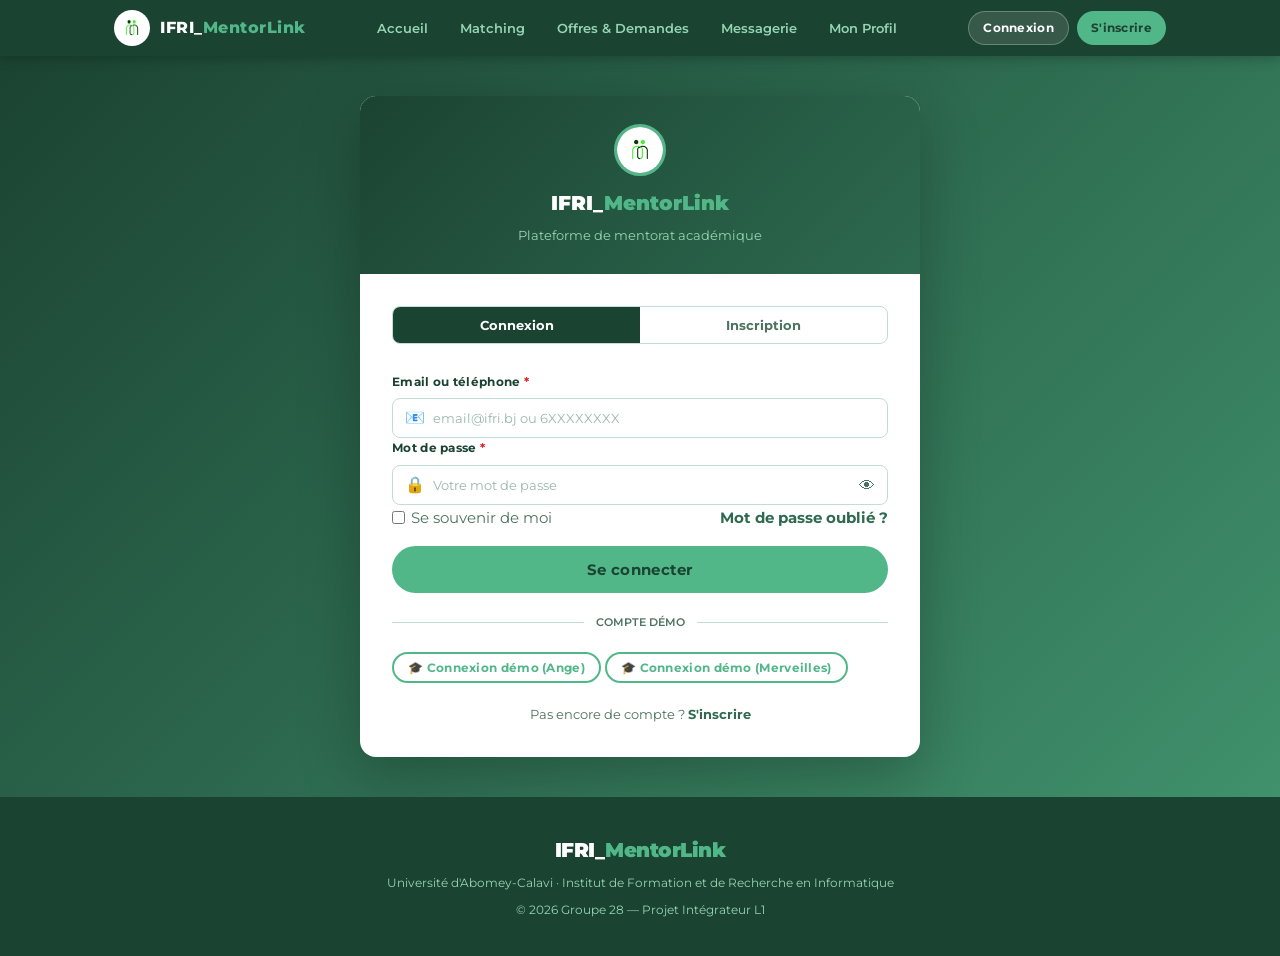
<file: frontend/pages/accueil.html>
<!DOCTYPE html>
<html lang="fr">

<head>
    <meta charset="UTF-8">
    <meta name="viewport" content="width=device-width, initial-scale=1.0">
    <title> Accueil - IFRI_MentorLink</title>
    <link rel="stylesheet" href="../styles/base/variables.css">
    <link rel="stylesheet" href="../styles/base/reset.css">
    <link rel="stylesheet" href="../styles/components/navbar.css">
    <link rel="stylesheet" href="../styles/components/footer.css">
    <link rel="stylesheet" href="../styles/components/buttons.css">
    <link rel="stylesheet" href="../styles/components/forms.css">
    <link rel="stylesheet" href="../styles/components/cards.css">
    <link rel="stylesheet" href="../styles/components/avatar.css">
    <link rel="stylesheet" href="../styles/components/badges.css">
    <link rel="stylesheet" href="../styles/pages/accueil.css">

</head>

<body>
    <div id="navbar"></div>

    <!-- HERO DASHBOARD -->
    <div class="hero-dash">
        <div class="container">
            <div class="hero-dash-inner">
                <div class="hero-dash-avatar" id="dashAvatar"></div>
                <div class="hero-dash-text">
                    <h1>Bonjour, <span id="dashName">...</span> 👋</h1>
                    <p id="dashSub">Bienvenue sur IFRI_MentorLink</p>
                </div>
                <div class="hero-dash-actions">
                    <a href="offres.html" class="btn btn-ghost">+ Publier une offre</a>
                    <a href="matching.html" class="btn btn-primary">Trouver un match ✨</a>
                </div>
            </div>
        </div>
    </div>

    <!-- DASHBOARD -->
    <div class="dashboard">
        <div class="container">
            <!-- Stats -->
            <div class="dash-grid">
                <div class="stat-card">
                    <div class="stat-card-label">Étudiants inscrits</div>
                    <div class="stat-card-num" id="sUsers">0</div>
                    <div class="stat-card-sub">Sur la plateforme</div>
                </div>
                <div class="stat-card">
                    <div class="stat-card-label">Offres actives</div>
                    <div class="stat-card-num" id="sOffres">0</div>
                    <div class="stat-card-sub">Disponibles</div>
                </div>
                <div class="stat-card">
                    <div class="stat-card-label">Demandes actives</div>
                    <div class="stat-card-num" id="sDemandes">0</div>
                    <div class="stat-card-sub">En attente</div>
                </div>
                <div class="stat-card">
                    <div class="stat-card-label">Mes messages</div>
                    <div class="stat-card-num" id="sMsgs">0</div>
                    <div class="stat-card-sub"><a href="messagerie.html">Voir
                            →</a></div>
                </div>
            </div>

            <!-- Main content -->
            <div class="two-col">
                <!-- Dernières offres/demandes -->
                <div class="card card-accent">
                    <div class="section-head">
                        <h2>📋 Offres & Demandes récentes</h2>
                        <a href="offres.html" class="btn btn-secondary btn-sm">Tout voir</a>
                    </div>
                    <div id="recentOffres">
                        <p class="text-muted">Chargement...</p>
                    </div>
                </div>

                <!-- Membres -->
                <div class="card card-accent">
                    <div class="section-head">
                        <h2>👥 Membres récents</h2>
                        <a href="matching.html" class="btn btn-secondary btn-sm">Matcher</a>
                    </div>
                    <div id="recentUsers">
                        <p class="text-muted">Chargement...</p>
                    </div>
                </div>
            </div>

            <!-- Mes compétences -->
            <div class="card card-accent mt-24">
                <div class="section-head">
                    <h2>⭐ Mon profil rapide</h2>
                    <a href="profil.html" class="btn btn-secondary btn-sm">Modifier</a>
                </div>
                <div id="myProfile">
                    <p class="text-muted">Chargement...</p>
                </div>
            </div>
        </div>
    </div>

    <div id="footer"></div>
    <script src="../js/app.js"></script>
    <script>
        document.addEventListener('DOMContentLoaded', () => {
            renderNavbar('accueil.html');
            requireAuth();
            const user = ML.currentUser();
            const users = ML.load('ml_users', []);
            const offres = ML.load('ml_offres', []);
            const msgs = ML.load('ml_messages', []);

            // Hero
            document.getElementById('dashAvatar').textContent = ML.initials(user.prenom + ' ' + user.nom);
            document.getElementById('dashName').textContent = user.prenom;
            document.getElementById('dashSub').textContent = user.filiere + ' · ' + user.niveau + ' · ' + (user.role === 'both' ? 'Mentor & Mentoré' : user.role);

            // Stats
            document.getElementById('sUsers').textContent = users.length;
            document.getElementById('sOffres').textContent = offres.filter(o => o.type === 'offre').length;
            document.getElementById('sDemandes').textContent = offres.filter(o => o.type === 'demande').length;
            const myMsgs = msgs.filter(m => m.receiverId === user.id || m.senderId === user.id);
            document.getElementById('sMsgs').textContent = myMsgs.length;

            // Offres récentes
            const recentEl = document.getElementById('recentOffres');
            const recent = [...offres].sort((a, b) => b.date - a.date).slice(0, 4);
            if (!recent.length) { recentEl.innerHTML = '<p class="text-muted">Aucune offre pour l\'instant.</p>'; }
            else {
                recentEl.innerHTML = recent.map(o => {
                    const author = users.find(u => u.id === o.userId);
                    const icon = o.type === 'offre' ? 'hand.jpg' : 'mega.jpg';
                    const tags = o.matieres.slice(0, 3).map(m => `<span class="badge badge-green">${m}</span>`).join('');
                    return `<div class="offre-item">
        <div class="offre-icon"><img src="../assets/images/${icon}" alt=""></div>
        <div style="flex:1">
          <div class="offre-title">${o.type === 'offre' ? '📤 Offre' : '📥 Demande'} — ${author ? author.prenom + ' ' + author.nom : '?'}</div>
          <div class="offre-meta">${ML.timeAgo(o.date)} · ${o.format}</div>
          <div class="offre-tags">${tags}</div>
        </div>
      </div>`;
                }).join('');
            }

            // Users récents
            const usersEl = document.getElementById('recentUsers');
            const others = users.filter(u => u.id !== user.id).slice(0, 4);
            usersEl.innerHTML = others.map(u => {
                const badgeClass = 'badge-' + u.filiere.toLowerCase().replace('&', '').replace('iot', 'seiot').replace('seiot', 'seiot');
                return `<div class="user-item">
      <div class="avatar avatar-sm">${ML.initials(u.prenom + ' ' + u.nom)}</div>
      <div style="flex:1">
        <div class="user-info-name">${u.prenom} ${u.nom}</div>
        <div class="user-info-sub">${u.filiere} · ${u.role}</div>
      </div>
      <span class="badge badge-green">${u.filiere}</span>
    </div>`;
            }).join('');

            // My profile quick view
            const myEl = document.getElementById('myProfile');
            const compTags = (user.competences || []).map(c => `<span class="badge badge-green">✅ ${c}</span>`).join(' ');
            const lacTags = (user.lacunes || []).map(l => `<span class="badge" style="background:#FEE2E2;color:var(--danger);">⚠️ ${l}</span>`).join(' ');
            const dispoTags = (user.disponibilites || []).map(d => `<span class="badge badge-green">🕐 ${d}</span>`).join(' ');
            myEl.innerHTML = `
    <div style="display:flex;flex-wrap:wrap;gap:20px;">
      <div style="flex:1;min-width:200px">
        <div style="font-size:11px;font-weight:800;color:var(--g4);text-transform:uppercase;margin-bottom:8px;letter-spacing:1px">Points forts</div>
        <div style="display:flex;flex-wrap:wrap;gap:6px">${compTags || '<span class="text-muted">Non renseigné</span>'}</div>
      </div>
      <div style="flex:1;min-width:200px">
        <div style="font-size:11px;font-weight:800;color:var(--danger);text-transform:uppercase;margin-bottom:8px;letter-spacing:1px">À améliorer</div>
        <div style="display:flex;flex-wrap:wrap;gap:6px">${lacTags || '<span class="text-muted">Non renseigné</span>'}</div>
      </div>
      <div style="flex:1;min-width:200px">
        <div style="font-size:11px;font-weight:800;color:var(--g2);text-transform:uppercase;margin-bottom:8px;letter-spacing:1px">Disponibilités</div>
        <div style="display:flex;flex-wrap:wrap;gap:6px">${dispoTags || '<span class="text-muted">Non renseigné</span>'}</div>
      </div>
    </div>`;
        });
    </script>
</body>

</html>
</file>
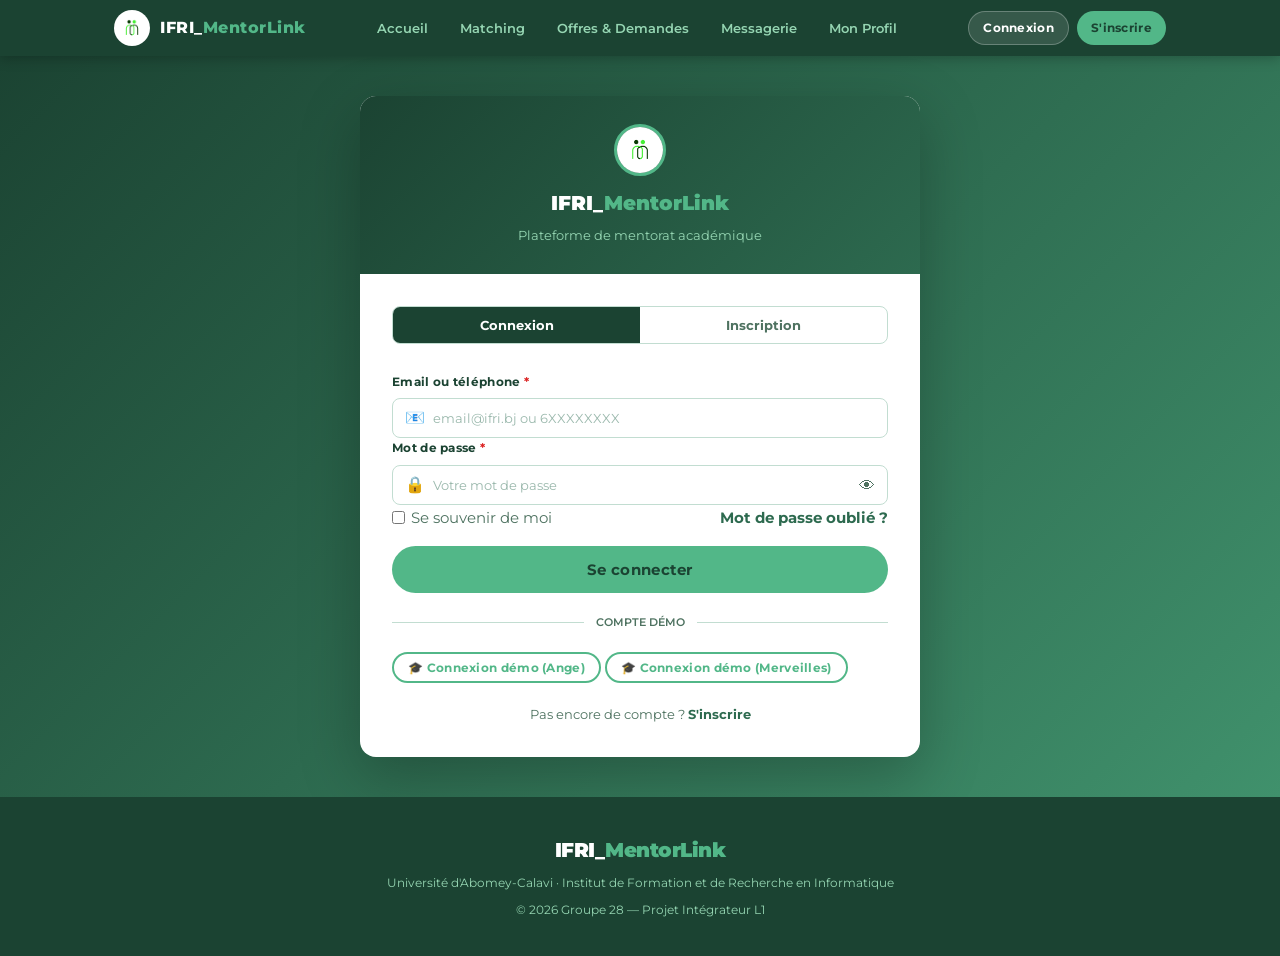
<file: frontend/pages/connexion.html>
<!DOCTYPE html>
<html lang="fr">

<head>

    <meta charset="UTF-8">
    <meta name="viewport" content="width=device-width, initial-scale=1.0">
    <title>Connexion - IFRI_MentorLink</title>
    <link rel="stylesheet" href="../styles/base/variables.css">
    <link rel="stylesheet" href="../styles/base/reset.css">
    <link rel="stylesheet" href="../styles/components/navbar.css">
    <link rel="stylesheet" href="../styles/components/footer.css">
    <link rel="stylesheet" href="../styles/components/buttons.css">
    <link rel="stylesheet" href="../styles/components/forms.css">
    <link rel="stylesheet" href="../styles/components/modals.css">
    <link rel="stylesheet" href="../styles/pages/auth.css">


</head>

<body>
    <div id="navbar"></div>

    <div class="auth-page">
        <div class="auth-box">
            <div class="auth-header">
                <div class="auth-logo"><img src="../assets/images/logo.jpg" alt="Logo"></div>
                <h1>IFRI_<span>MentorLink</span></h1>
                <p>Plateforme de mentorat académique</p>
            </div>
            <div class="auth-body">
                <div class="auth-tabs">
                    <button class="auth-tab active" id="tabLogin">Connexion</button>
                    <button class="auth-tab" id="tabReg"
                        onclick="window.location.href='inscription.html'">Inscription</button>
                </div>

                <div id="alertBox" class="alert alert-danger mb-16"></div>

                <form id="loginForm">
                    <div class="form-group">
                        <label class="form-label">Email ou téléphone <span>*</span></label>
                        <div class="input-icon-wrap">
                            <span class="input-icon">📧</span>
                            <input type="text" class="form-control" id="identifier"
                                placeholder="email@ifri.bj ou 6XXXXXXXX" required>
                        </div>
                    </div>
                    <div class="form-group">
                        <label class="form-label">Mot de passe <span>*</span></label>
                        <div class="input-icon-wrap">
                            <span class="input-icon">🔒</span>
                            <input type="password" class="form-control" id="password" placeholder="Votre mot de passe"
                                required>
                            <button type="button" class="password-toggle" id="togglePwd">👁</button>
                        </div>
                    </div>
                    <div class="flex justify-between items-center mb-16">
                        <label class="remember-label">
                            <input type="checkbox" id="remember"> Se souvenir de moi
                        </label>
                        <a href="#" class="forgot-link" id="forgotLink">Mot de passe oublié ?</a>
                    </div>
                    <button type="submit" class="btn btn-primary btn-block btn-lg" id="loginBtn">
                        Se connecter
                    </button>
                </form>

                <div class="divider">
                    <hr><span>COMPTE DÉMO</span>
                    <hr>
                </div>
                <div class="demo-buttons">
                    <button class="btn btn-secondary btn-sm" onclick="demoLogin('ange@ifri.bj')">🎓 Connexion démo
                        (Ange)</button>
                    <button class="btn btn-secondary btn-sm" onclick="demoLogin('merveilles@ifri.bj')">🎓 Connexion démo
                        (Merveilles)</button>
                </div>

                <div class="auth-footer-link">
                    Pas encore de compte ? <a href="inscription.html">S'inscrire</a>
                </div>
            </div>
        </div>
    </div>

    <!-- ── MODALE : MOT DE PASSE OUBLIÉ ──────────────────────── -->
    <div class="modal-overlay" id="modalForgot">
        <div class="modal">
            <div class="modal-header">
                <span class="modal-title">🔑 Mot de passe oublié</span>
                <button class="modal-close" onclick="closeModal('modalForgot')">✕</button>
            </div>

            <!-- Étape 1 : saisie de l'email -->
            <div id="stepEmail" class="modal-body">
                <p style="font-size:13px;color:var(--muted);margin-bottom:20px;">
                    Entrez votre adresse email. Un code de réinitialisation vous sera fourni.
                </p>
                <div id="forgotAlert" class="alert alert-danger mb-16" style="display:none;"></div>
                <div class="form-group">
                    <label class="form-label">Email <span>*</span></label>
                    <div class="input-icon-wrap">
                        <span class="input-icon">📧</span>
                        <input type="email" class="form-control" id="forgotEmail"
                            placeholder="votre@email.bj">
                    </div>
                </div>
                <div class="modal-footer" style="border:none;padding:16px 0 0;">
                    <button class="btn btn-secondary btn-sm" onclick="closeModal('modalForgot')">Annuler</button>
                    <button class="btn btn-primary btn-sm" id="btnSendReset" onclick="sendResetRequest()">
                        Envoyer le code
                    </button>
                </div>
            </div>

            <!-- Étape 2 : saisie du token + nouveau mot de passe -->
            <div id="stepReset" class="modal-body" style="display:none;">
                <p style="font-size:13px;color:var(--muted);margin-bottom:20px;">
                    Un code a été généré. Entrez-le ci-dessous avec votre nouveau mot de passe.
                </p>
                <div id="resetAlert" class="alert alert-danger mb-16" style="display:none;"></div>
                <div class="form-group">
                    <label class="form-label">Code de réinitialisation <span>*</span></label>
                    <div class="input-icon-wrap">
                        <span class="input-icon">🔐</span>
                        <input type="text" class="form-control" id="resetToken"
                            placeholder="Collez le code reçu">
                    </div>
                </div>
                <div class="form-group">
                    <label class="form-label">Nouveau mot de passe <span>*</span></label>
                    <div class="input-icon-wrap">
                        <span class="input-icon">🔒</span>
                        <input type="password" class="form-control" id="newPassword"
                            placeholder="Nouveau mot de passe">
                        <button type="button" class="password-toggle" id="toggleNewPwd">👁</button>
                    </div>
                </div>
                <div class="modal-footer" style="border:none;padding:16px 0 0;">
                    <button class="btn btn-secondary btn-sm" onclick="goBackToEmail()">← Retour</button>
                    <button class="btn btn-primary btn-sm" onclick="confirmReset()">
                        Réinitialiser
                    </button>
                </div>
            </div>
        </div>
    </div>

    <div id="footer"></div>
    <script src="../js/app.js"></script>
    <script>
        document.addEventListener('DOMContentLoaded', () => {
            renderNavbar('connexion.html');
            requireGuest();
        });

        document.getElementById('togglePwd').addEventListener('click', function () {
            const inp = document.getElementById('password');
            inp.type = inp.type === 'password' ? 'text' : 'password';
            this.textContent = inp.type === 'password' ? '👁' : '🙈';
        });

        document.getElementById('loginForm').addEventListener('submit', function (e) {
            e.preventDefault();
            login(document.getElementById('identifier').value.trim(),
                document.getElementById('password').value);
        });

        function login(identifier, password) {
            const users = ML.load('ml_users', []);
            const user = users.find(u =>
                (u.email === identifier || u.tel === identifier) && u.password === password
            );
            const alert = document.getElementById('alertBox');
            if (!user) {
                alert.style.display = 'flex';
                alert.textContent = '❌ Identifiant ou mot de passe incorrect.';
                return;
            }
            ML.login(user);
            showToast('Bienvenue ' + user.prenom + ' ! 👋');
            setTimeout(() => window.location.href = 'accueil.html', 800);
        }

        function demoLogin(email) {
            login(email, '1234');
        }

        /* ── MOT DE PASSE OUBLIÉ ──────────────────────────────── */

        // Ouvrir la modale depuis le lien
        document.getElementById('forgotLink').addEventListener('click', function (e) {
            e.preventDefault();
            resetForgotModal();
            openModal('modalForgot');
        });

        // Afficher/masquer le nouveau mot de passe
        document.getElementById('toggleNewPwd').addEventListener('click', function () {
            const inp = document.getElementById('newPassword');
            inp.type = inp.type === 'password' ? 'text' : 'password';
            this.textContent = inp.type === 'password' ? '👁' : '🙈';
        });

        // Réinitialiser l'état de la modale à l'ouverture
        function resetForgotModal() {
            document.getElementById('stepEmail').style.display = 'block';
            document.getElementById('stepReset').style.display = 'none';
            document.getElementById('forgotEmail').value = '';
            document.getElementById('resetToken').value = '';
            document.getElementById('newPassword').value = '';
            hideForgotAlert();
            hideResetAlert();
        }

        // Retour à l'étape email depuis l'étape token
        function goBackToEmail() {
            document.getElementById('stepEmail').style.display = 'block';
            document.getElementById('stepReset').style.display = 'none';
            hideResetAlert();
        }

        // Afficher/masquer les alertes
        function showForgotAlert(msg) {
            const el = document.getElementById('forgotAlert');
            el.textContent = '❌ ' + msg;
            el.style.display = 'flex';
        }
        function hideForgotAlert() {
            document.getElementById('forgotAlert').style.display = 'none';
        }
        function showResetAlert(msg) {
            const el = document.getElementById('resetAlert');
            el.textContent = '❌ ' + msg;
            el.style.display = 'flex';
        }
        function hideResetAlert() {
            document.getElementById('resetAlert').style.display = 'none';
        }

        // ÉTAPE 1 — Demande de réinitialisation
        function sendResetRequest() {
            const email = document.getElementById('forgotEmail').value.trim();
            if (!email) { showForgotAlert('Veuillez entrer votre email.'); return; }

            const btn = document.getElementById('btnSendReset');
            btn.disabled = true;
            btn.textContent = 'Envoi…';
            hideForgotAlert();

            // Appel à l'API backend
            fetch('http://localhost:8000/api/auth/reset-password/request/', {
                method: 'POST',
                headers: { 'Content-Type': 'application/json' },
                body: JSON.stringify({ email })
            })
            .then(r => r.json().then(data => ({ ok: r.ok, data })))
            .then(({ ok, data }) => {
                if (!ok) {
                    showForgotAlert(data.error || 'Email introuvable.');
                    return;
                }
                // En dev : le token est renvoyé dans la réponse pour faciliter les tests
                if (data.token) {
                    document.getElementById('resetToken').value = data.token;
                    showToast('✅ Code récupéré automatiquement (mode dev)', 'info');
                } else {
                    showToast('✅ Code envoyé à votre adresse email.', 'success');
                }
                // Passer à l'étape 2
                document.getElementById('stepEmail').style.display = 'none';
                document.getElementById('stepReset').style.display = 'block';
            })
            .catch(() => {
                showForgotAlert('Erreur réseau. Vérifiez que le serveur est lancé.');
            })
            .finally(() => {
                btn.disabled = false;
                btn.textContent = 'Envoyer le code';
            });
        }

        // ÉTAPE 2 — Confirmation du nouveau mot de passe
        function confirmReset() {
            const token = document.getElementById('resetToken').value.trim();
            const password = document.getElementById('newPassword').value;
            if (!token) { showResetAlert('Veuillez entrer le code de réinitialisation.'); return; }
            if (!password || password.length < 4) { showResetAlert('Le mot de passe doit comporter au moins 4 caractères.'); return; }

            hideResetAlert();

            fetch('http://localhost:8000/api/auth/reset-password/confirm/', {
                method: 'POST',
                headers: { 'Content-Type': 'application/json' },
                body: JSON.stringify({ token, password })
            })
            .then(r => r.json().then(data => ({ ok: r.ok, data })))
            .then(({ ok, data }) => {
                if (!ok) {
                    showResetAlert(data.error || 'Token invalide ou expiré.');
                    return;
                }
                closeModal('modalForgot');
                showToast('✅ Mot de passe réinitialisé avec succès ! Vous pouvez vous connecter.', 'success');
            })
            .catch(() => {
                showResetAlert('Erreur réseau. Vérifiez que le serveur est lancé.');
            });
        }
    </script>
</body>

</html>
</file>
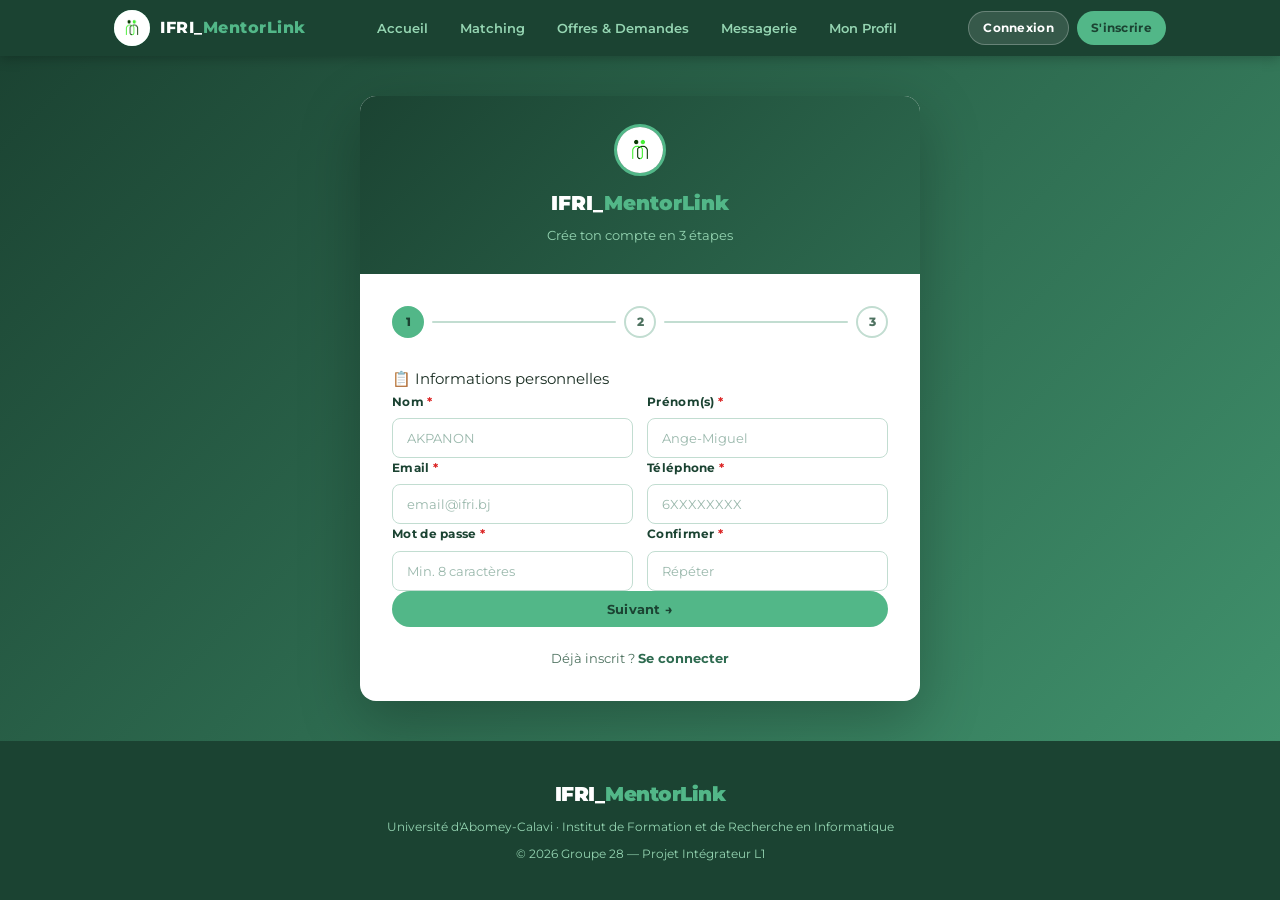
<file: frontend/pages/inscription.html>
<!DOCTYPE html>
<html lang="fr">
<head>
    <meta charset="UTF-8">
    <meta name="viewport" content="width=device-width, initial-scale=1.0">
    <title>Inscription - IFRI_MentorLink</title>
    <link rel="stylesheet" href="../styles/base/variables.css">
    <link rel="stylesheet" href="../styles/base/reset.css">
    <link rel="stylesheet" href="../styles/components/navbar.css">
    <link rel="stylesheet" href="../styles/components/footer.css">
    <link rel="stylesheet" href="../styles/components/buttons.css">
    <link rel="stylesheet" href="../styles/components/forms.css">
    <link rel="stylesheet" href="../styles/pages/auth.css">
</head>
<body>
    <div id="navbar"></div>
    <div class="auth-page">
  <div class="auth-box">
    <div class="auth-header">
      <div class="auth-logo"><img src="../assets/images/logo.jpg" alt="Logo"></div>
      <h1>IFRI_<span>MentorLink</span></h1>
      <p>Crée ton compte en 3 étapes</p>
    </div>
    <div class="auth-body">
      <!-- Étapes -->
      <div class="step-indicator">
        <div class="step-dot active" id="dot1">1</div>
        <div class="step-line" id="line1"></div>
        <div class="step-dot" id="dot2">2</div>
        <div class="step-line" id="line2"></div>
        <div class="step-dot" id="dot3">3</div>
      </div>

      <div id="alertBox" style="display:none" class="alert alert-danger mb-16"></div>

      <form id="regForm">
        <!-- ÉTAPE 1 : Infos perso -->
        <div class="form-step active" id="step1">
          <p class = "step-title">📋 Informations personnelles</p>
          <div class="form-row">
            <div class="form-group">
              <label class="form-label">Nom <span>*</span></label>
              <input type="text" class="form-control" id="nom" placeholder="AKPANON" required>
            </div>
            <div class="form-group">
              <label class="form-label">Prénom(s) <span>*</span></label>
              <input type="text" class="form-control" id="prenom" placeholder="Ange-Miguel" required>
            </div>
          </div>
          <div class="form-row">
            <div class="form-group">
              <label class="form-label">Email <span>*</span></label>
              <input type="email" class="form-control" id="email" placeholder="email@ifri.bj" required>
            </div>
            <div class="form-group">
              <label class="form-label">Téléphone <span>*</span></label>
              <input type="tel" class="form-control" id="tel" placeholder="6XXXXXXXX" required>
            </div>
          </div>
          <div class="form-row">
            <div class="form-group">
              <label class="form-label">Mot de passe <span>*</span></label>
              <input type="password" class="form-control" id="pwd" placeholder="Min. 8 caractères" required>
            </div>
            <div class="form-group">
              <label class="form-label">Confirmer <span>*</span></label>
              <input type="password" class="form-control" id="pwd2" placeholder="Répéter" required>
            </div>
          </div>
          <button type="button" class="btn btn-primary btn-block" onclick="goStep(2)">Suivant →</button>
        </div>

        <!-- ÉTAPE 2 : Profil académique -->
        <div class="form-step" id="step2">
          <p class="step-title">🎓 Profil académique</p>
          <div class="form-row">
            <div class="form-group">
              <label class="form-label">Filière <span>*</span></label>
              <select class="form-control" id="filiere" required>
                <option value="">-- Choisir --</option>
                <option>IA</option><option>IM</option>
                <option>GL</option><option>SEIoT</option><option>SI</option>
              </select>
            </div>
            <div class="form-group">
              <label class="form-label">Niveau <span>*</span></label>
              <select class="form-control" id="niveau" required>
                <option value="">-- Choisir --</option>
                <option>L1</option><option>L2</option><option>L3</option><option>M1</option><option>M2</option>
              </select>
            </div>
          </div>
          <div class="form-group">
            <label class="form-label">Rôle souhaité <span>*</span></label>
            <select class="form-control" id="role" required>
              <option value="">-- Choisir --</option>
              <option value="mentor">Mentor (j'aide les autres)</option>
              <option value="mentoré">Mentoré (je cherche de l'aide)</option>
              <option value="both">Les deux</option>
            </select>
          </div>
          <div class="form-group">
            <label class="form-label">Bio courte</label>
            <textarea class="form-control" id="bio" placeholder="Quelques mots sur toi, tes intérêts académiques..."></textarea>
          </div>
          <div class="flex gap-8">
            <button type="button" class="btn btn-secondary" onclick="goStep(1)">← Retour</button>
            <button type="button" class="btn btn-primary" style="flex:1" onclick="goStep(3)">Suivant →</button>
          </div>
        </div>

        <!-- ÉTAPE 3 : Compétences & disponibilités -->
        <div class="form-step" id="step3">
          <p class = "step-title">⭐ Compétences & disponibilités</p>
          <div class="form-group">
            <label class="form-label">Points forts</label>
            <div class="competences-grid" id="competencesGrid"></div>
          </div>
          <div class="form-group">
            <label class="form-label">Points à améliorer </label>
            <div class="competences-grid" id="lacunesGrid"></div>
          </div>
          <div class="form-group">
            <label class="form-label">Disponibilités habituelles</label>
            <div id="dispoGrid" ></div>
          </div>
          <div class="flex gap-8 mt-16">
            <button type="button" class="btn btn-secondary" onclick="goStep(2)">← Retour</button>
            <button type="submit" class="btn btn-primary">✅ Créer mon compte</button>
          </div>
        </div>
      </form>

      <div class="auth-footer-link">
        Déjà inscrit ? <a href="connexion.html">Se connecter</a>
      </div>
    </div>
  </div>
</div>
<div id="footer"></div>
<script src="../js/app.js"></script>
<script>
const MATIERES = ['Python','Java','HTML/CSS','JavaScript','SQL','Bases de données',
  'Algorithmes','Mathématiques','Statistiques','Réseaux','Linux','UML',
  'Merise','Machine Learning','Algèbre linéaire','Probabilités','Cybersécurité'];
const DISPOS = ['Lundi 8h-12h','Lundi 14h-18h','Mardi 8h-12h','Mardi 14h-18h',
  'Mercredi 8h-12h','Mercredi 14h-18h','Jeudi 8h-12h','Jeudi 14h-18h',
  'Vendredi 8h-12h','Vendredi 14h-18h','Samedi 9h-12h','Samedi 14h-17h'];

let selectedComp = [], selectedLac = [], selectedDispo = [];

document.addEventListener('DOMContentLoaded', () => {
  renderNavbar('inscription.html');
  requireGuest();
  buildGrids();
});

function buildGrids() {
  const cg = document.getElementById('competencesGrid');
  const lg = document.getElementById('lacunesGrid');
  const dg = document.getElementById('dispoGrid');
  MATIERES.forEach(m => {
    cg.innerHTML += `<div class="competence-chip" data-m="${m}" onclick="toggleComp(this,'comp')">${m}</div>`;
    lg.innerHTML += `<div class="competence-chip lacune" data-m="${m}" onclick="toggleComp(this,'lac')">${m}</div>`;
  });
  DISPOS.forEach(d => {
    dg.innerHTML += `<div class="competence-chip" data-d="${d}" onclick="toggleDispo(this)">${d}</div>`;
  });
}
function toggleComp(el, type) {
  el.classList.toggle('selected');
  const m = el.dataset.m;
  if (type === 'comp') {
    selectedComp = el.classList.contains('selected')
      ? [...selectedComp, m] : selectedComp.filter(x=>x!==m);
  } else {
    selectedLac = el.classList.contains('selected')
      ? [...selectedLac, m] : selectedLac.filter(x=>x!==m);
  }
}
function toggleDispo(el) {
  el.classList.toggle('selected');
  const d = el.dataset.d;
  selectedDispo = el.classList.contains('selected')
    ? [...selectedDispo, d] : selectedDispo.filter(x=>x!==d);
}

function goStep(n) {
  const alert = document.getElementById('alertBox');
  alert.style.display = 'none';

  if (n === 2) {
    const nom = document.getElementById('nom').value.trim();
    const prenom = document.getElementById('prenom').value.trim();
    const email = document.getElementById('email').value.trim();
    const tel = document.getElementById('tel').value.trim();
    const pwd = document.getElementById('pwd').value;
    const pwd2 = document.getElementById('pwd2').value;
    if (!nom||!prenom||!email||!tel||!pwd) { showAlert('Veuillez remplir tous les champs.'); return; }
    if (pwd !== pwd2) { showAlert('Les mots de passe ne correspondent pas.'); return; }
    const users = ML.load('ml_users', []);
    if (users.find(u => u.email===email)) { showAlert('Cet email est déjà utilisé.'); return; }
    if (users.find(u => u.tel===tel)) { showAlert('Ce téléphone est déjà utilisé.'); return; }
  }
  if (n === 3) {
    if (!document.getElementById('filiere').value || !document.getElementById('role').value) {
      showAlert('Veuillez choisir votre filière et votre rôle.'); return;
    }
  }

  document.querySelectorAll('.form-step').forEach(s => s.classList.remove('active'));
  document.getElementById('step'+n).classList.add('active');
  [1,2,3].forEach(i => {
    const dot = document.getElementById('dot'+i);
    dot.classList.remove('active','done');
    if (i < n) dot.classList.add('done');
    else if (i === n) dot.classList.add('active');
    if (i < 3) {
      const line = document.getElementById('line'+i);
      line.classList.toggle('done', i < n);
    }
  });
}

function showAlert(msg) {
  const a = document.getElementById('alertBox');
  a.style.display = 'flex'; a.textContent = '❌ ' + msg;
}

document.getElementById('regForm').addEventListener('submit', function(e) {
  e.preventDefault();
  const users = ML.load('ml_users', []);
  const newUser = {
    id: ML.uid(),
    nom: document.getElementById('nom').value.trim(),
    prenom: document.getElementById('prenom').value.trim(),
    email: document.getElementById('email').value.trim(),
    tel: document.getElementById('tel').value.trim(),
    password: document.getElementById('pwd').value,
    filiere: document.getElementById('filiere').value,
    niveau: document.getElementById('niveau').value || 'L1',
    role: document.getElementById('role').value,
    bio: document.getElementById('bio').value,
    competences: selectedComp,
    lacunes: selectedLac,
    disponibilites: selectedDispo,
    photo: null
  };
  users.push(newUser);
  ML.save('ml_users', users);
  ML.login(newUser);
  showToast('Compte créé avec succès ! Bienvenue 🎉');
  setTimeout(() => window.location.href = 'accueil.html', 900);
});
</script>
</html>
</file>
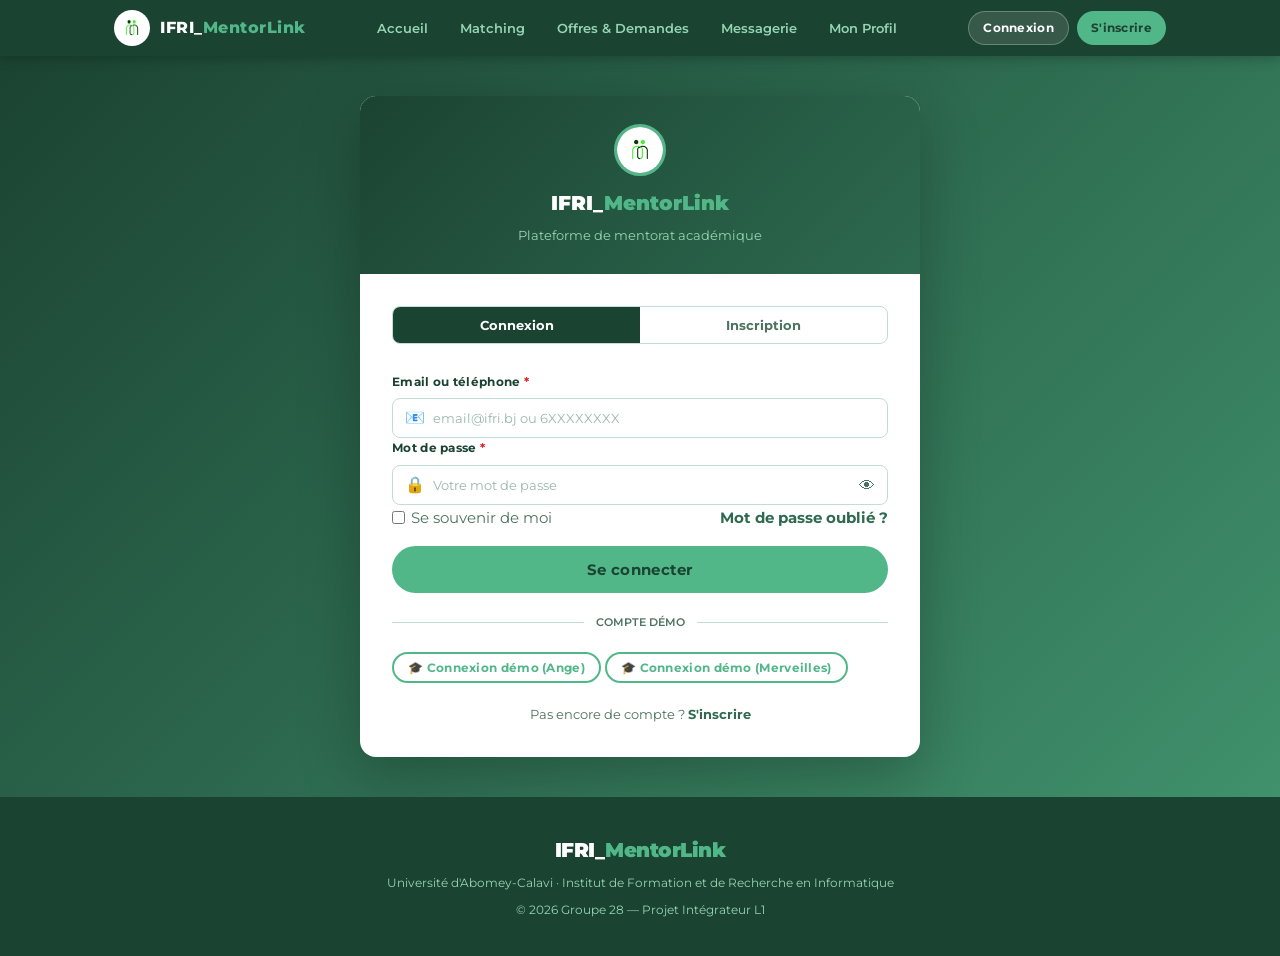
<file: frontend/pages/matching.html>
<!DOCTYPE html>
<html lang="fr">

<head>
    <meta charset="UTF-8">
    <meta name="viewport" content="width=device-width, initial-scale=1.0">
    <title>Matching - IFRI_MentorLink</title>
    <link rel="stylesheet" href="../styles/base/variables.css">
    <link rel="stylesheet" href="../styles/base/reset.css">
    <link rel="stylesheet" href="../styles/components/navbar.css">
    <link rel="stylesheet" href="../styles/components/footer.css">
    <link rel="stylesheet" href="../styles/components/buttons.css">
    <link rel="stylesheet" href="../styles/pages/matching.css">
    <link rel="stylesheet" href="../styles/components/forms.css">
</head>

<body>
    <div id="navbar"></div>

    <div class="page-hero">
        <div class="container">
            <div class="section-label">Algorithme de matching</div>
            <h1>Trouve ton <span>mentor idéal</span></h1>
            <p>Notre algorithme analyse la compatibilité des compétences, la proximité des filières et la compatibilité
                horaire pour te proposer les meilleurs profils.</p>
        </div>
    </div>

    <div class="matching-section">
        <div class="container">
            <!-- Filtres -->
            <div class="filter-bar">
                <div class="form-group">
                    <label class="form-label">Je cherche un</label>
                    <select class="form-control" id="filterRole">
                        <option value="">Mentor ou Mentoré</option>
                        <option value="mentor">Mentor (qui peut m'aider)</option>
                        <option value="mentoré">Mentoré (qui a besoin d'aide)</option>
                    </select>
                </div>
                <div class="form-group">
                    <label class="form-label">Matière clé</label>
                    <select class="form-control" id="filterMatiere">
                        <option value="">Toutes les matières</option>
                    </select>
                </div>
                <div class="form-group">
                    <label class="form-label">Filière</label>
                    <select class="form-control" id="filterFiliere">
                        <option value="">Toutes</option>
                        <option>IA</option>
                        <option>IM</option>
                        <option>GL</option>
                        <option>SE&IoT</option>
                        <option>SI</option>
                    </select>
                </div>
                <button class="btn btn-primary" onclick="runMatching()">🔍 Lancer le matching</button>
            </div>

            <!-- Résultats -->
            <div id="matchResults">
                <div class="empty-state">
                    <div class="empty-icon">🤝</div>
                    <h3>Prêt à trouver ton match ?</h3>
                    <p>Lance le matching pour voir les profils les plus compatibles avec le tien.</p>
                    <button class="btn btn-primary btn-lg mt-16" onclick="runMatching()">Démarrer le matching</button>
                </div>
            </div>
        </div>
    </div>

    <div id="footer"></div>
    <script src="../js/app.js"></script>
    <script>
        document.addEventListener('DOMContentLoaded', () => {
            renderNavbar('matching.html');
            requireAuth();
            const allUsers = ML.load('ml_users', []);
            const matieres = new Set();
            allUsers.forEach(u => {
                (u.competences || []).forEach(m => matieres.add(m));
                (u.lacunes || []).forEach(m => matieres.add(m));
            });
            const sel = document.getElementById('filterMatiere');
            [...matieres].sort().forEach(m => {
                sel.innerHTML += `<option>${m}</option>`;
            });
        });

        function calcScore(me, other) {
            let score = 0;
            const myComp = me.competences || [];
            const myLac = me.lacunes || [];
            const otherComp = other.competences || [];
            const otherLac = other.lacunes || [];
            const myDispo = me.disponibilites || [];
            const otherDispo = other.disponibilites || [];

            // Compatibilité compétences/lacunes (40 pts)
            const compMatch = myLac.filter(l => otherComp.includes(l));
            const lacMatch = myComp.filter(c => otherLac.includes(c));
            score += (compMatch.length / Math.max(myLac.length, 1)) * 40;

            // Compatibilité horaire (30 pts)
            const dispoMatch = myDispo.filter(d => otherDispo.includes(d));
            score += (dispoMatch.length / Math.max(Math.min(myDispo.length, otherDispo.length, 1), 1)) * 30;

            // Proximité filière (20 pts)
            if (me.filiere === other.filiere) score += 20;
            else if (me.niveau === other.niveau) score += 8;

            // Rôle complémentaire (10 pts)
            if ((me.role === 'mentoré' && (other.role === 'mentor' || other.role === 'both')) ||
                (me.role === 'mentor' && (other.role === 'mentoré' || other.role === 'both')) ||
                (me.role === 'both')) score += 10;

            return {
                score: Math.round(Math.min(score, 100)),
                compMatch, lacMatch, dispoMatch
            };
        }

        function runMatching() {
            const me = ML.currentUser();
            const allUsers = ML.load('ml_users', []);
            const roleFilter = document.getElementById('filterRole').value;
            const matiereFilter = document.getElementById('filterMatiere').value;
            const filiereFilter = document.getElementById('filterFiliere').value;

            let candidates = allUsers.filter(u => u.id !== me.id);

            if (roleFilter) {
                candidates = candidates.filter(u => u.role === roleFilter || u.role === 'both');
            }
            if (filiereFilter) {
                candidates = candidates.filter(u => u.filiere === filiereFilter);
            }
            if (matiereFilter) {
                candidates = candidates.filter(u =>
                    (u.competences || []).includes(matiereFilter) || (u.lacunes || []).includes(matiereFilter)
                );
            }

            const results = candidates.map(u => ({ user: u, ...calcScore(me, u) }))
                .sort((a, b) => b.score - a.score);

            const el = document.getElementById('matchResults');
            if (!results.length) {
                el.innerHTML = `<div class="empty-state"><div class="empty-icon">😕</div><h3>Aucun résultat</h3><p>Essaie de modifier tes filtres ou de compléter ton profil.</p></div>`;
                return;
            }

            el.innerHTML = `
    <div style="margin-bottom:20px;display:flex;align-items:center;justify-content:space-between;">
      <p style="color:var(--muted);font-size:13px;font-weight:600;">${results.length} profil(s) compatible(s) trouvé(s)</p>
    </div>
    <div class="match-grid">
      ${results.map(r => renderMatchCard(r)).join('')}
    </div>`;
        }

        function renderMatchCard({ user, score, compMatch, lacMatch, dispoMatch }) {
            const pct = score;
            const deg = Math.round(pct * 3.6);
            const color = pct >= 70 ? 'var(--g4)' : pct >= 40 ? 'var(--warn)' : '#ccc';
            const initials = ML.initials(user.prenom + ' ' + user.nom);
            const compTags = compMatch.slice(0, 3).map(m => `<span class="badge badge-green">✅ ${m}</span>`).join(' ');
            const dispoTags = dispoMatch.slice(0, 2).map(d => `<span class="badge" style="background:#E0E7FF;color:#3730A3;">🕐 ${d}</span>`).join(' ');

            return `<div class="match-card">
    <div class="match-card-header">
      <div class="avatar avatar-md">${initials}</div>
      <div style="flex:1">
        <div class="match-user-name">${user.prenom} ${user.nom}</div>
        <div class="match-user-sub">${user.filiere} · ${user.niveau} · ${user.role}</div>
        <div class="score-bar mt-4"><div class="score-bar-fill" style="width:${pct}%;background:${color}"></div></div>
      </div>
      <div style="text-align:center;flex-shrink:0">
        <div style="font-size:22px;font-weight:900;color:${color}">${pct}%</div>
        <div style="font-size:10px;color:var(--g5);font-weight:600">Score</div>
      </div>
    </div>
    <div class="match-card-body">
      ${user.bio ? `<p style="font-size:12px;color:var(--muted);margin:0 0 10px;font-style:italic">"${user.bio}"</p>` : ''}
      ${compTags ? `<div class="match-section-title">Peut t'aider en</div><div class="match-tags">${compTags}</div>` : ''}
      ${dispoTags ? `<div class="match-section-title">Disponibilités communes</div><div class="match-tags">${dispoTags}</div>` : ''}
    </div>
    <div class="match-card-footer">
      <a href="messagerie.html?user=${user.id}" class="btn btn-primary btn-sm" style="flex:1">💬 Contacter</a>
      <a href="profil.html?id=${user.id}" class="btn btn-secondary btn-sm">👤 Profil</a>
    </div>
  </div>`;
        }
    </script>
</body>

</html>
</file>
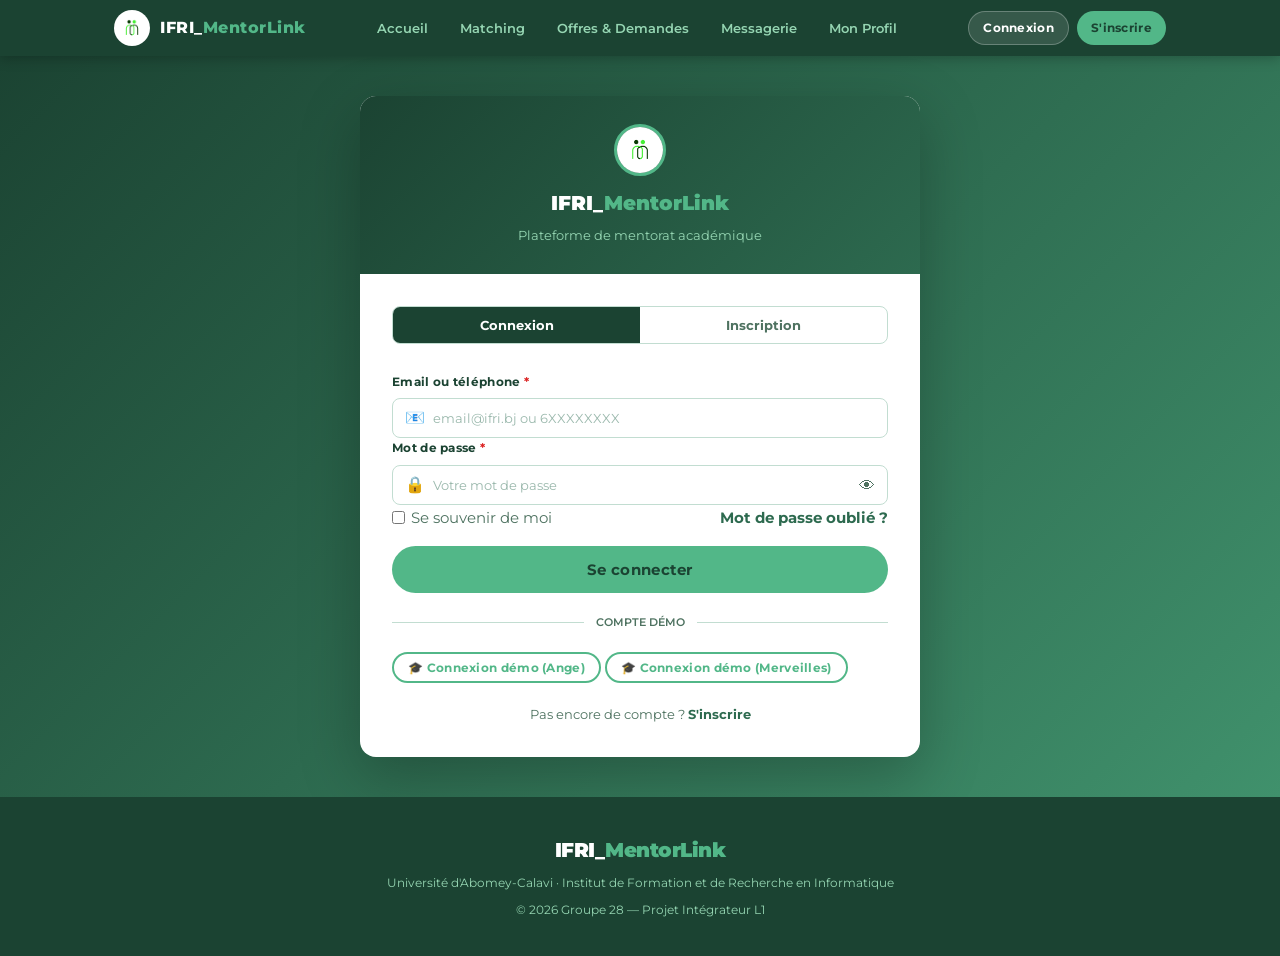
<file: frontend/pages/messagerie.html>
<!DOCTYPE html>
<html lang="fr">
<head>
  <meta charset="UTF-8">
  <meta name="viewport" content="width=device-width, initial-scale=1.0">
  <title>Messagerie — IFRI_MentorLink</title>
  
  <link rel="stylesheet" href="../styles/base/reset.css">
  <link rel="stylesheet" href="../styles/base/variables.css">
  
  <link rel="stylesheet" href="../styles/components/navbar.css">
  <link rel="stylesheet" href="../styles/components/forms.css">
  <link rel="stylesheet" href="../styles/components/buttons.css">
  <link rel="stylesheet" href="../styles/components/footer.css">
  
  <link rel="stylesheet" href="../styles/pages/messagerie.css">
</head>
<body>
<div id="navbar"></div>

<div class="chat-layout">
  <!-- SIDEBAR CONVERSATIONS -->
  <div class="conv-sidebar" id="convSidebar">
    <div class="conv-sidebar-header">
      <h2>💬 Messagerie</h2>
      <div class="conv-search">
        <span class="search-icon">🔍</span>
        <input type="text" id="convSearch" placeholder="Rechercher..." oninput="filterConvs()">
      </div>
    </div>
    <div class="conv-list" id="convList"></div>
    <div class="new-conv-btn">
      <button class="btn btn-primary btn-block btn-sm" onclick="openModal('modalNewConv')">✉ Nouvelle conversation</button>
    </div>
  </div>

  <!-- ZONE DE CHAT -->
  <div class="chat-area" id="chatArea">
    <div class="chat-empty" id="chatEmpty">
      <div class="icon"><img src="../assets/images/chat.jpg" style="width:80px;height:80px;object-fit:contain;margin:0 auto"></div>
      <h3>Aucune conversation sélectionnée</h3>
      <p>Sélectionne une conversation ou démarre-en une nouvelle.</p>
      <button class="btn btn-primary mt-16" onclick="openModal('modalNewConv')">Nouvelle conversation</button>
    </div>
    <div id="chatOpen" style="display:none;flex:1;display:flex;flex-direction:column;height:100%">
      <div class="chat-header" id="chatHeader"></div>
      <div class="chat-messages" id="chatMessages"></div>
      <div class="chat-input-bar">
        <textarea id="msgInput" rows="1" placeholder="Écrire un message..." onkeydown="handleEnter(event)"></textarea>
        <button class="btn btn-primary" onclick="sendMsg()">Envoyer ↗</button>
      </div>
    </div>
  </div>
</div>

<!-- MODAL NOUVELLE CONV -->
<div class="modal-overlay" id="modalNewConv">
  <div class="modal">
    <div class="modal-header">
      <div class="modal-title">✉ Nouvelle conversation</div>
      <button class="modal-close" onclick="closeModal('modalNewConv')">×</button>
    </div>
    <div class="modal-body">
      <div class="form-group">
        <label class="form-label">Choisir un étudiant</label>
        <select class="form-control" id="newConvUser">
          <option value="">-- Sélectionner --</option>
        </select>
      </div>
      <div class="form-group">
        <label class="form-label">Message initial</label>
        <textarea class="form-control" id="newConvMsg" placeholder="Bonjour, je t'ai trouvé via MentorLink..."></textarea>
      </div>
    </div>
    <div class="modal-footer">
      <button class="btn btn-secondary" onclick="closeModal('modalNewConv')">Annuler</button>
      <button class="btn btn-primary" onclick="startNewConv()">Démarrer</button>
    </div>
  </div>
</div>

<div id="footer" style="display:none"></div>
<script src="../js/app.js"></script>
<script>
let activeConvId = null;
let allUsers = [], me = null, allMsgs = [];

document.addEventListener('DOMContentLoaded', () => {
  renderNavbar('messagerie.html');
  requireAuth();
  me = ML.currentUser();
  allUsers = ML.load('ml_users', []);
  allMsgs = ML.load('ml_messages', []);

  // Pré-remplir select
  const sel = document.getElementById('newConvUser');
  allUsers.filter(u=>u.id!==me.id).forEach(u => {
    sel.innerHTML += `<option value="${u.id}">${u.prenom} ${u.nom} (${u.filiere})</option>`;
  });

  renderConvList();

  // Auto-open si param user
  const params = new URLSearchParams(window.location.search);
  if (params.get('user')) openConv(params.get('user'));
});

function getConvId(uid1, uid2) {
  return 'conv_' + [uid1, uid2].sort().join('_');
}

function getConversations() {
  const convMap = {};
  allMsgs.forEach(m => {
    if (m.senderId === me.id || m.receiverId === me.id) {
      const otherId = m.senderId === me.id ? m.receiverId : m.senderId;
      if (!convMap[m.convId] || m.ts > convMap[m.convId].ts) {
        convMap[m.convId] = { ...m, otherId };
      }
    }
  });
  return Object.values(convMap).sort((a,b)=>b.ts-a.ts);
}

function renderConvList(filter='') {
  const convs = getConversations();
  const el = document.getElementById('convList');
  const filtered = filter ? convs.filter(c => {
    const other = allUsers.find(u=>u.id===c.otherId);
    return other && (other.prenom+' '+other.nom).toLowerCase().includes(filter.toLowerCase());
  }) : convs;

  if (!filtered.length) {
    el.innerHTML = `<div style="padding:24px;text-align:center;color:var(--muted);font-size:13px;">Aucune conversation.<br>Démarre une nouvelle !</div>`;
    return;
  }
  el.innerHTML = filtered.map(c => {
    const other = allUsers.find(u=>u.id===c.otherId);
    const name = other ? other.prenom + ' ' + other.nom : 'Inconnu';
    const initials = ML.initials(name);
    const active = c.convId === activeConvId;
    return `<div class="conv-item ${active?'active':''}" onclick="openConv('${c.otherId}')">
      <div class="avatar avatar-sm">${initials}</div>
      <div class="conv-item-info">
        <div class="conv-item-name">${name}</div>
        <div class="conv-item-preview">${c.senderId===me.id?'Moi: ':''}${c.text}</div>
      </div>
      <div>
        <div class="conv-item-time">${ML.timeAgo(c.ts)}</div>
      </div>
    </div>`;
  }).join('');
}

function openConv(otherId) {
  const other = allUsers.find(u=>u.id===otherId);
  if (!other) return;
  activeConvId = getConvId(me.id, otherId);
  renderConvList();

  document.getElementById('chatEmpty').style.display = 'none';
  const chatOpen = document.getElementById('chatOpen');
  chatOpen.style.display = 'flex';
  chatOpen.style.flexDirection = 'column';

  // Header
  document.getElementById('chatHeader').innerHTML = `
    <div class="avatar avatar-md">${ML.initials(other.prenom+' '+other.nom)}</div>
    <div class="chat-header-info">
      <h3>${other.prenom} ${other.nom}</h3>
      <p>${other.filiere} · ${other.niveau} · ${other.role}</p>
    </div>
    <div class="chat-header-actions">
      <a href="profil.html?id=${other.id}" class="btn btn-secondary btn-sm">👤 Profil</a>
      <a href="matching.html" class="btn btn-secondary btn-sm">🤝 Matcher</a>
    </div>`;

  renderMessages();
}

function renderMessages() {
  const msgs = allMsgs.filter(m=>m.convId===activeConvId).sort((a,b)=>a.ts-b.ts);
  const el = document.getElementById('chatMessages');

  if (!msgs.length) {
    el.innerHTML = `<div style="text-align:center;padding:40px;color:var(--muted);font-size:13px;">Commencez la conversation ! 👋</div>`;
    return;
  }
  el.innerHTML = msgs.map(m => {
    const isMine = m.senderId === me.id;
    const sender = allUsers.find(u=>u.id===m.senderId);
    return `<div class="msg-bubble ${isMine?'mine':'other'}">
      ${!isMine ? `<div class="avatar avatar-sm">${ML.initials(sender?sender.prenom+' '+sender.nom:'?')}</div>` : ''}
      <div>
        <div class="msg-text">${escHtml(m.text)}</div>
        <div class="msg-time" style="${isMine?'text-align:right':''}">
          ${isMine?'Moi · ':''} ${ML.timeAgo(m.ts)}
        </div>
      </div>
    </div>`;
  }).join('');
  el.scrollTop = el.scrollHeight;
}

function sendMsg() {
  const inp = document.getElementById('msgInput');
  const text = inp.value.trim();
  if (!text || !activeConvId) return;
  const otherId = activeConvId.replace('conv_','').split('_').find(id=>id!==me.id);
  const newMsg = { id: ML.uid(), convId: activeConvId, senderId: me.id, receiverId: otherId, text, ts: Date.now() };
  allMsgs.push(newMsg);
  ML.save('ml_messages', allMsgs);
  inp.value = '';
  renderMessages();
  renderConvList();
}

function handleEnter(e) {
  if (e.key === 'Enter' && !e.shiftKey) { e.preventDefault(); sendMsg(); }
}

function startNewConv() {
  const otherId = document.getElementById('newConvUser').value;
  const msg = document.getElementById('newConvMsg').value.trim();
  if (!otherId) { showToast('Sélectionne un étudiant.', 'danger'); return; }
  if (!msg) { showToast('Écris un message initial.', 'danger'); return; }
  const convId = getConvId(me.id, otherId);
  const newMsg = { id: ML.uid(), convId, senderId: me.id, receiverId: otherId, text: msg, ts: Date.now() };
  allMsgs.push(newMsg);
  ML.save('ml_messages', allMsgs);
  closeModal('modalNewConv');
  document.getElementById('newConvMsg').value = '';
  openConv(otherId);
  renderConvList();
}

function filterConvs() {
  renderConvList(document.getElementById('convSearch').value);
}

function escHtml(str) {
  return str.replace(/&/g,'&amp;').replace(/</g,'&lt;').replace(/>/g,'&gt;');
}
</script>
</body>
</html>
</file>
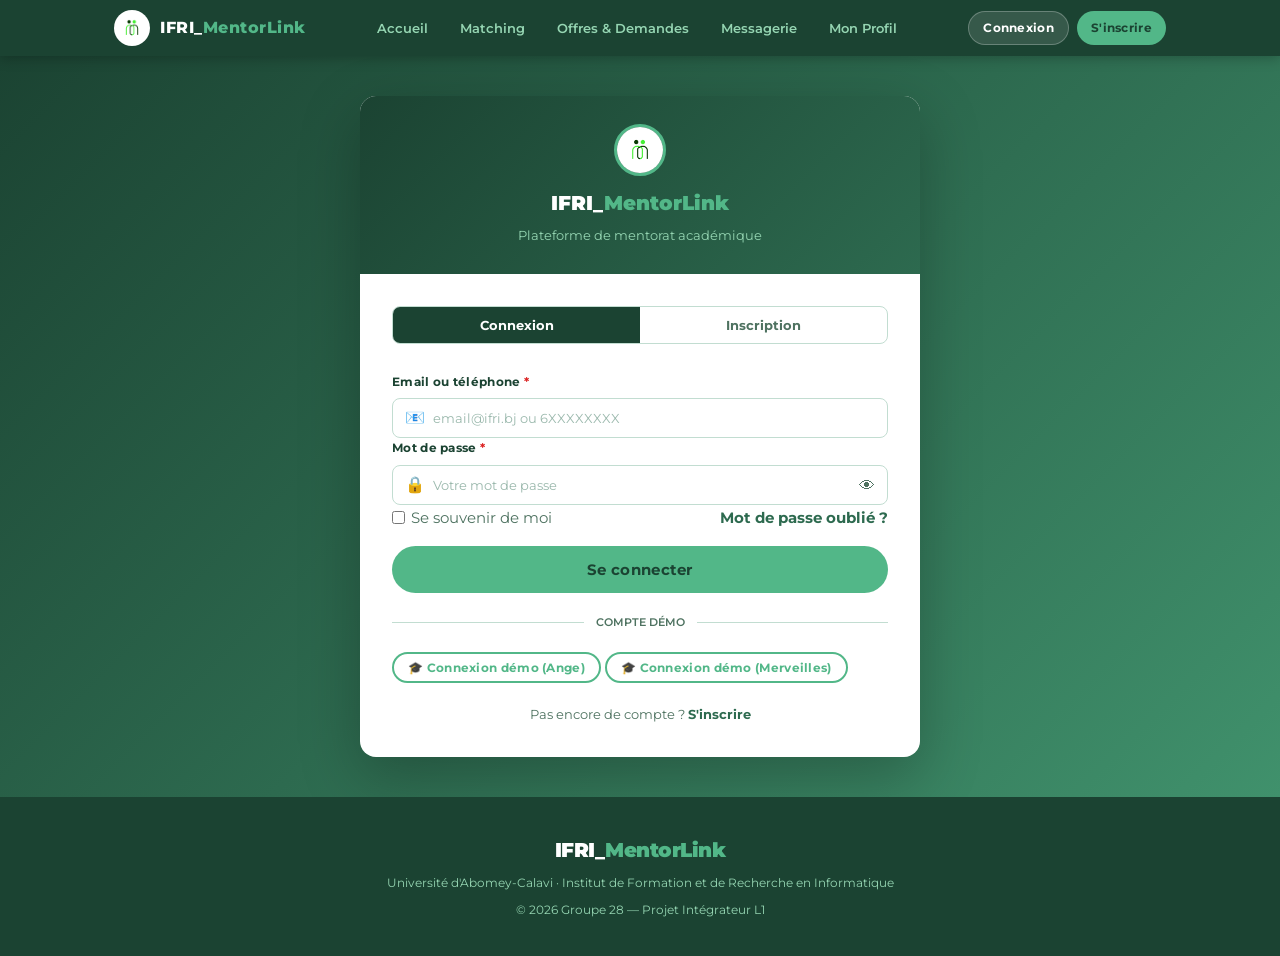
<file: frontend/pages/offres.html>
<!DOCTYPE html>
<html lang="fr">
<head>
  <meta charset="UTF-8">
  <meta name="viewport" content="width=device-width, initial-scale=1.0">
  <title>Offres & Demandes — IFRI_MentorLink</title>
  <link rel="stylesheet" href="../styles/base/reset.css">
  <link rel="stylesheet" href="../styles/base/variables.css">
  
  <link rel="stylesheet" href="../styles/components/navbar.css">
  <link rel="stylesheet" href="../styles/components/forms.css">
  <link rel="stylesheet" href="../styles/components/buttons.css">
  <link rel="stylesheet" href="../styles/components/footer.css">
  <link rel="stylesheet" href="../styles/components/badges.css">
  <link rel="stylesheet" href="../styles/components/modals.css">
  <link rel="stylesheet" href="../styles/components/avatar.css">
  <link rel="stylesheet" href="../styles/components/cards.css">
  <link rel="stylesheet" href="../styles/components/tabs.css">

  <link rel="stylesheet" href="../styles/pages/offres.css">

</head>
<body>
<div id="navbar"></div>

<div class="page-hero">
  <div class="container">
    <div class="section-label">Offres & Demandes</div>
    <h1>Trouver ou proposer du <span>mentorat</span></h1>
    <p>Publie une offre si tu peux aider, ou une demande si tu cherches du soutien. Filtre par matière, horaire et format.</p>
  </div>
</div>

<div class="offres-section">
  <div class="container">
    <!-- Barre d'actions -->
    <div class="top-bar">
      <div class="search-bar">
        <div class="input-icon-wrap" style="flex:1">
          <span class="input-icon">🔍</span>
          <input type="text" class="form-control" id="searchInput" placeholder="Rechercher une matière, un auteur...">
        </div>
        <button class="btn btn-primary" onclick="filterOffres()">Rechercher</button>
      </div>
      <div class="filters">
        <select id="filterType" onchange="filterOffres()">
          <option value="">Tout</option>
          <option value="offre">Offres</option>
          <option value="demande">Demandes</option>
        </select>
        <select id="filterFormat" onchange="filterOffres()">
          <option value="">Tous formats</option>
          <option value="online">En ligne</option>
          <option value="presentiel">Présentiel</option>
          <option value="hybrid">Hybride</option>
        </select>
      </div>
      <button class="btn btn-primary" onclick="openModal('modalPublier')">+ Publier</button>
    </div>

    <!-- Tabs -->
    <div class="tabs" id="mainTabs">
      <button class="tab-btn active" data-tab="tabAll">Toutes <span id="countAll" class="badge badge-green" style="margin-left:4px">0</span></button>
      <button class="tab-btn" data-tab="tabOffres">Offres <span id="countOffres" class="badge badge-green" style="margin-left:4px">0</span></button>
      <button class="tab-btn" data-tab="tabDemandes">Demandes <span id="countDemandes" class="badge badge-green" style="margin-left:4px">0</span></button>
      <button class="tab-btn" data-tab="tabMy">Mes publications</button>
    </div>

    <div class="tab-pane active" id="tabAll">
      <div class="offres-grid" id="gridAll"></div>
    </div>
    <div class="tab-pane" id="tabOffres">
      <div class="offres-grid" id="gridOffres"></div>
    </div>
    <div class="tab-pane" id="tabDemandes">
      <div class="offres-grid" id="gridDemandes"></div>
    </div>
    <div class="tab-pane" id="tabMy">
      <div class="offres-grid" id="gridMy"></div>
    </div>
  </div>
</div>

<!-- MODAL PUBLIER -->
<div class="modal-overlay" id="modalPublier">
  <div class="modal modal-publish">
    <div class="modal-header">
      <div class="modal-title">📢 Publier une offre / demande</div>
      <button class="modal-close" onclick="closeModal('modalPublier')">×</button>
    </div>
    <div class="modal-body">
      <div class="pub-type-choice">
        <div class="type-btn selected" id="btnTypeOffre" onclick="selectType('offre')">
          <div class="type-icon"><img src="../assets/images/hand.jpg" style="width:40px;height:40px;object-fit:contain;margin:0 auto"></div>
          <div class="type-label">Offre de mentorat</div>
          <div class="type-sub">Je peux aider</div>
        </div>
        <div class="type-btn" id="btnTypeDemande" onclick="selectType('demande')">
          <div class="type-icon"><img src="../assets/images/mega.jpg" style="width:40px;height:40px;object-fit:contain;margin:0 auto"></div>
          <div class="type-label">Demande de mentorat</div>
          <div class="type-sub">J'ai besoin d'aide</div>
        </div>
      </div>
      <input type="hidden" id="pubType" value="offre">
      <div class="form-group">
        <label class="form-label">Matières concernées <span>*</span></label>
        <div class="input-icon-wrap">
          <span class="input-icon">📚</span>
          <input type="text" class="form-control" id="pubMatieres" placeholder="Ex: Python, Algorithmes, SQL">
        </div>
        <div class="form-hint">Sépare les matières par des virgules.</div>
      </div>
      <div class="form-group">
        <label class="form-label">Disponibilités <span>*</span></label>
        <input type="text" class="form-control" id="pubDispos" placeholder="Ex: Lundi 14h-18h, Mercredi soir">
      </div>
      <div class="form-group">
        <label class="form-label">Format <span>*</span></label>
        <select class="form-control" id="pubFormat">
          <option value="online">En ligne</option>
          <option value="presentiel">Présentiel</option>
          <option value="hybrid">Hybride</option>
        </select>
      </div>
      <div class="form-group">
        <label class="form-label">Description</label>
        <textarea class="form-control" id="pubDesc" placeholder="Décris ce que tu proposes ou ce dont tu as besoin..."></textarea>
      </div>
    </div>
    <div class="modal-footer">
      <button class="btn btn-secondary" onclick="closeModal('modalPublier')">Annuler</button>
      <button class="btn btn-primary" onclick="publier()">Publier</button>
    </div>
  </div>
</div>

<div id="footer"></div>
<script src="../js/app.js"></script>
<script>
let pubType = 'offre';

document.addEventListener('DOMContentLoaded', () => {
  renderNavbar('offres.html');
  requireAuth();
  initTabs(document.getElementById('mainTabs').closest('div') || document.body);
  // Manual tab init
  document.querySelectorAll('#mainTabs .tab-btn').forEach(btn => {
    btn.addEventListener('click', () => {
      document.querySelectorAll('#mainTabs .tab-btn').forEach(b=>b.classList.remove('active'));
      document.querySelectorAll('.tab-pane').forEach(p=>p.classList.remove('active'));
      btn.classList.add('active');
      document.getElementById(btn.dataset.tab).classList.add('active');
    });
  });
  renderAll();
});

document.getElementById('searchInput').addEventListener('keyup', e => { if(e.key==='Enter') filterOffres(); });

function selectType(t) {
  pubType = t;
  document.getElementById('pubType').value = t;
  document.getElementById('btnTypeOffre').classList.toggle('selected', t==='offre');
  document.getElementById('btnTypeDemande').classList.toggle('selected', t==='demande');
}

function renderAll(data) {
  const offres = data || ML.load('ml_offres', []);
  const users = ML.load('ml_users', []);
  const me = ML.currentUser();

  const all = [...offres].sort((a,b)=>b.date-a.date);
  const onlyOffres = all.filter(o=>o.type==='offre');
  const onlyDemandes = all.filter(o=>o.type==='demande');
  const myPubs = all.filter(o=>o.userId===me.id);

  document.getElementById('countAll').textContent = all.length;
  document.getElementById('countOffres').textContent = onlyOffres.length;
  document.getElementById('countDemandes').textContent = onlyDemandes.length;

  renderGrid('gridAll', all, users, me);
  renderGrid('gridOffres', onlyOffres, users, me);
  renderGrid('gridDemandes', onlyDemandes, users, me);
  renderGrid('gridMy', myPubs, users, me);
}

function renderGrid(gridId, list, users, me) {
  const el = document.getElementById(gridId);
  if (!list.length) {
    el.innerHTML = `<div class="empty-state"><div class="empty-icon">📭</div><h3>Aucune publication</h3><p>Sois le premier à publier !</p><button class="btn btn-primary mt-16" onclick="openModal('modalPublier')">+ Publier</button></div>`;
    return;
  }
  el.innerHTML = list.map(o => {
    const author = users.find(u=>u.id===o.userId);
    const isMe = o.userId === me.id;
    const icon = o.type==='offre' ? 'hand.jpg' : 'mega.jpg';
    const tags = (o.matieres||[]).map(m=>`<span class="badge badge-green">${m}</span>`).join('');
    const fmtBadge = `<span class="badge badge-${o.format}">${o.format}</span>`;
    return `<div class="offre-card">
      <div class="offre-card-top">
        <div class="offre-type-icon"><img src="../assets/images/${icon}" alt=""></div>
        <div style="flex:1">
          <div class="offre-card-title">${o.type==='offre'?'📤 Offre':'📥 Demande'} de mentorat</div>
          <div class="offre-card-author">Par ${author?author.prenom+' '+author.nom:'Inconnu'} · ${author?author.filiere:''}</div>
        </div>
        <span style="font-size:11px;color:var(--muted)">${ML.timeAgo(o.date)}</span>
      </div>
      <div class="offre-card-body">
        <p class="offre-card-desc">${o.description||'Aucune description.'}</p>
        <div class="offre-card-tags">${tags} ${fmtBadge}</div>
        <div class="offre-card-meta">
          <span>🕐 ${(o.disponibilites||[]).join(', ')||'Non précisé'}</span>
        </div>
      </div>
      <div class="offre-card-footer">
        ${!isMe ? `<a href="messagerie.html?user=${o.userId}" class="btn btn-primary btn-sm" style="flex:1">💬 Répondre</a>` : ''}
        ${isMe ? `<button class="btn btn-danger btn-sm" onclick="deleteOffre('${o.id}')">🗑 Supprimer</button>` : ''}
        <a href="matching.html" class="btn btn-secondary btn-sm">🤝 Matcher</a>
      </div>
    </div>`;
  }).join('');
}

function filterOffres() {
  const q = document.getElementById('searchInput').value.toLowerCase();
  const type = document.getElementById('filterType').value;
  const format = document.getElementById('filterFormat').value;
  let offres = ML.load('ml_offres', []);
  if (q) offres = offres.filter(o =>
    (o.matieres||[]).some(m=>m.toLowerCase().includes(q)) ||
    (o.description||'').toLowerCase().includes(q)
  );
  if (type) offres = offres.filter(o=>o.type===type);
  if (format) offres = offres.filter(o=>o.format===format);
  renderAll(offres);
}

function publier() {
  const matieres = document.getElementById('pubMatieres').value.split(',').map(s=>s.trim()).filter(Boolean);
  const dispos = document.getElementById('pubDispos').value.split(',').map(s=>s.trim()).filter(Boolean);
  const format = document.getElementById('pubFormat').value;
  const desc = document.getElementById('pubDesc').value;
  if (!matieres.length) { showToast('Renseigne au moins une matière.', 'danger'); return; }
  const me = ML.currentUser();
  const newOffre = {
    id: ML.uid(), userId: me.id, type: pubType,
    matieres, disponibilites: dispos, format, description: desc, date: Date.now()
  };
  const offres = ML.load('ml_offres', []);
  offres.push(newOffre);
  ML.save('ml_offres', offres);
  closeModal('modalPublier');
  document.getElementById('pubMatieres').value = '';
  document.getElementById('pubDispos').value = '';
  document.getElementById('pubDesc').value = '';
  showToast('Publication créée avec succès ! 🎉');
  renderAll();
}

function deleteOffre(id) {
  if (!confirm('Supprimer cette publication ?')) return;
  let offres = ML.load('ml_offres', []);
  offres = offres.filter(o=>o.id!==id);
  ML.save('ml_offres', offres);
  showToast('Publication supprimée.');
  renderAll();
}
</script>
</body>
</html>
</file>
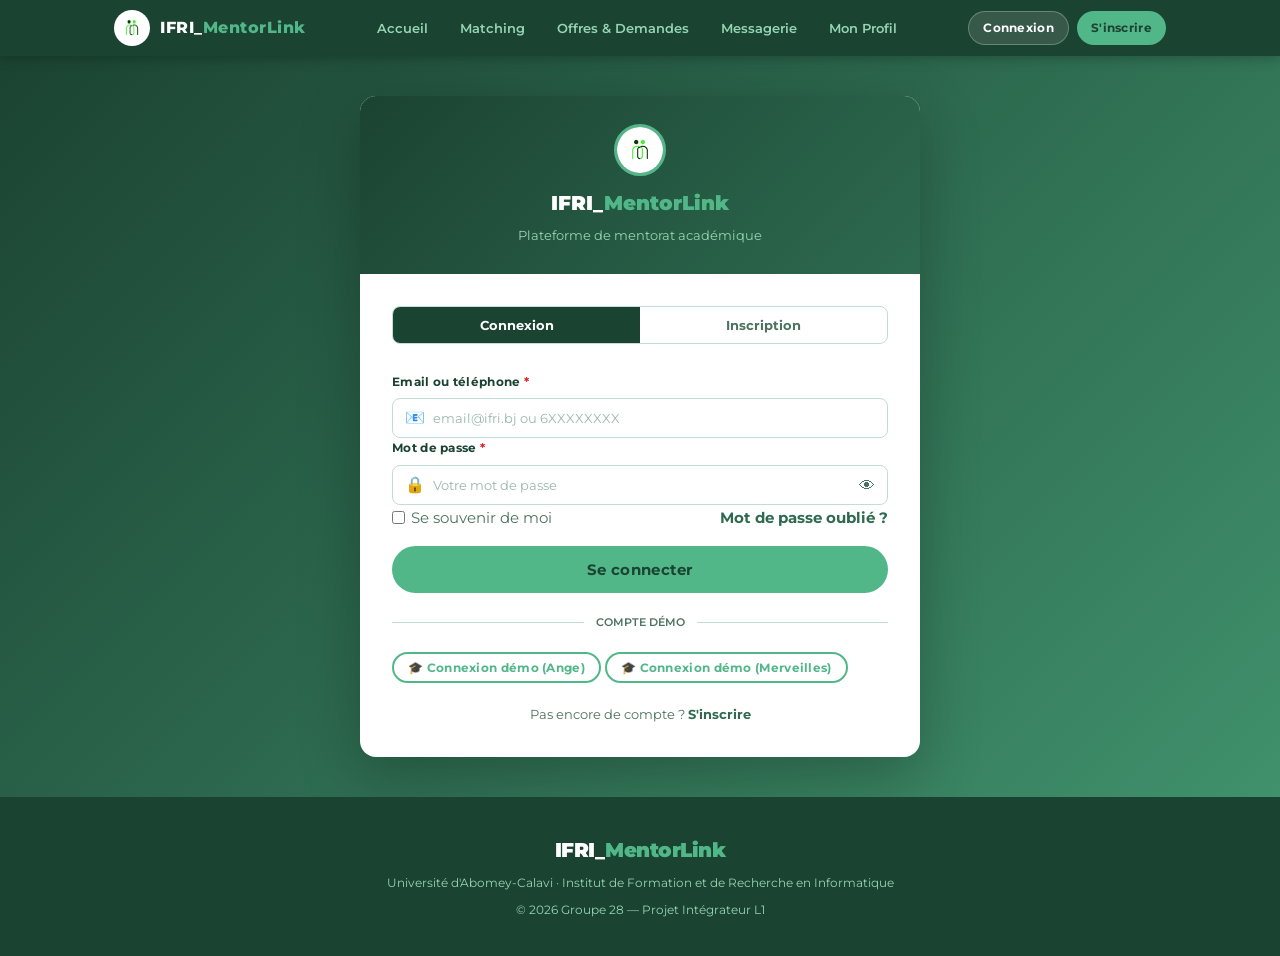
<file: frontend/pages/profil.html>
<!DOCTYPE html>
<html lang="fr">

<head>
  <meta charset="UTF-8">
  <meta name="viewport" content="width=device-width, initial-scale=1.0">
  <title>Mon Profil — IFRI_MentorLink</title>
  <link rel="stylesheet" href="../styles/base/reset.css">
  <link rel="stylesheet" href="../styles/base/variables.css">
  <link rel="stylesheet" href="../styles/components/buttons.css">
  <link rel="stylesheet" href="../styles/components/cards.css">
  <link rel="stylesheet" href="../styles/components/navbar.css">
  <link rel="stylesheet" href="../styles/components/footer.css">
  <link rel="stylesheet" href="../styles/components/forms.css">
  <link rel="stylesheet" href="../styles/components/avatar.css">
  <link rel="stylesheet" href="../styles/components/badges.css">
  <link rel="stylesheet" href="../styles/pages/profil.css">
</head>

<body>
  <div id="navbar"></div>

  <div class="profile-hero">
    <div class="container">
      <div class="profile-hero-inner">
        <div class="profile-avatar-wrap">
          <div class="profile-avatar" id="profileAvatar"></div>
          <div class="profile-edit-avatar" id="avatarEditBtn" title="Changer la photo">📷</div>
          <input type="file" id="avatarInput" accept="image/*" style="display:none">
        </div>
        <div style="flex:1">
          <div class="profile-name" id="profileName">Chargement...</div>
          <div class="profile-sub" id="profileSub"></div>
          <div class="profile-badges" id="profileBadges"></div>
        </div>
        <div class="profile-actions">
          <button class="btn btn-ghost" id="editToggleBtn" onclick="toggleEdit()">✏️ Modifier le profil</button>
          <a id="msgBtn" href="#" class="btn btn-primary" style="display:none">💬 Contacter</a>
        </div>
      </div>
    </div>
  </div>

  <div class="profile-page">
    <div class="container">
      <div class="profile-grid">
        <!-- COLONNE PRINCIPALE -->
        <div>
          <!-- VUE -->
          <div class="view-section" id="viewSection">
            <div class="card card-accent mb-24">
              <div class="card-title">👤 Informations personnelles</div>
              <div id="infoRows" class="mt-12"></div>
            </div>
            <div class="card card-accent mb-24">
              <div class="card-title mb-16">⭐ Compétences</div>
              <div class="section-label">Points forts</div>
              <div class="chips-list mt-8" id="compChips"></div>
              <div class="section-label mt-16">Points à améliorer</div>
              <div class="chips-list mt-8" id="lacChips"></div>
            </div>
            <div class="card card-accent">
              <div class="card-title mb-16">🕐 Disponibilités</div>
              <div class="chips-list" id="dispoChips"></div>
            </div>
          </div>

          <!-- ÉDITION -->
          <div class="edit-section" id="editSection">
            <div class="card card-accent mb-24">
              <div class="card-title mb-16">✏️ Modifier le profil</div>
              <div class="form-row" style="display:grid;grid-template-columns:1fr 1fr;gap:14px">
                <div class="form-group"><label class="form-label">Nom</label><input type="text" class="form-control"
                    id="eNom"></div>
                <div class="form-group"><label class="form-label">Prénom</label><input type="text" class="form-control"
                    id="ePrenom"></div>
              </div>
              <div class="form-group"><label class="form-label">Bio</label><textarea class="form-control"
                  id="eBio"></textarea></div>
              <div class="form-row" style="display:grid;grid-template-columns:1fr 1fr;gap:14px">
                <div class="form-group">
                  <label class="form-label">Filière</label>
                  <select class="form-control" id="eFiliere">
                    <option>IA</option>
                    <option>IM</option>
                    <option>GL</option>
                    <option>SE&IoT</option>
                    <option>SI</option>
                  </select>
                </div>
                <div class="form-group">
                  <label class="form-label">Niveau</label>
                  <select class="form-control" id="eNiveau">
                    <option>L1</option>
                    <option>L2</option>
                    <option>L3</option>
                  </select>
                </div>
              </div>
              <div class="form-group">
                <label class="form-label">Rôle</label>
                <select class="form-control" id="eRole">
                  <option value="mentor">Mentor</option>
                  <option value="mentoré">Mentoré</option>
                  <option value="both">Les deux</option>
                </select>
              </div>
            </div>
            <div class="card card-accent mb-24">
              <div class="card-title mb-12">⭐ Points forts <small
                  style="color:var(--muted);font-weight:400;font-size:12px">(clique pour sélectionner)</small></div>
              <div class="comp-grid" id="editCompGrid"></div>
              <div class="card-title mb-12 mt-16">⚠️ Points faibles</div>
              <div class="comp-grid" id="editLacGrid"></div>
            </div>
            <div class="card card-accent mb-24">
              <div class="card-title mb-12">🕐 Disponibilités</div>
              <div style="display:grid;grid-template-columns:repeat(auto-fill,minmax(160px,1fr));gap:6px"
                id="editDispoGrid"></div>
            </div>
            <div class="flex gap-8">
              <button class="btn btn-secondary" onclick="toggleEdit()">Annuler</button>
              <button class="btn btn-primary" onclick="saveProfile()">💾 Sauvegarder</button>
            </div>
          </div>
        </div>

        <!-- SIDEBAR -->
        <div>
          <div class="card card-accent mb-16">
            <div class="card-title mb-12">📊 Statistiques</div>
            <div id="profileStats"></div>
          </div>
          <div class="card card-accent mb-16">
            <div class="card-title mb-12">📋 Publications récentes</div>
            <div id="profilePubs"></div>
          </div>
        </div>
      </div>
    </div>
  </div>

  <div id="footer"></div>
  <script src="../js/app.js"></script>
  <script>
    const MATIERES = ['Python', 'Java', 'HTML/CSS', 'JavaScript', 'SQL', 'Bases de données', 'Algorithmes', 'Mathématiques', 'Statistiques', 'Réseaux', 'Linux', 'UML', 'Merise', 'Machine Learning', 'Algèbre linéaire', 'Probabilités', 'Cybersécurité'];
    const DISPOS = ['Lundi 8h-12h', 'Lundi 14h-18h', 'Mardi 8h-12h', 'Mardi 14h-18h', 'Mercredi 8h-12h', 'Mercredi 14h-18h', 'Jeudi 8h-12h', 'Jeudi 14h-18h', 'Vendredi 8h-12h', 'Vendredi 14h-18h', 'Samedi 9h-12h', 'Samedi 14h-17h'];

    let editComp = [], editLac = [], editDispo = [];
    let isOwnProfile = true;
    let profileUser = null;

    document.addEventListener('DOMContentLoaded', () => {
      renderNavbar('profil.html');
      requireAuth();
      const me = ML.currentUser();
      const params = new URLSearchParams(window.location.search);
      const otherId = params.get('id');
      const users = ML.load('ml_users', []);

      if (otherId && otherId !== me.id) {
        isOwnProfile = false;
        profileUser = users.find(u => u.id === otherId) || me;
        document.getElementById('editToggleBtn').style.display = 'none';
        document.getElementById('msgBtn').style.display = 'inline-flex';
        document.getElementById('msgBtn').href = 'messagerie.html?user=' + otherId;
      } else {
        profileUser = me;
      }

      renderProfile();
      buildEditGrids();
    });

    function renderProfile() {
      const u = profileUser;
      const initials = ML.initials(u.prenom + ' ' + u.nom);

      // Avatar
      const avatarEl = document.getElementById('profileAvatar');
      if (u.photo) { avatarEl.innerHTML = `<img src="${u.photo}" alt="Photo">`; }
      else { avatarEl.textContent = initials; }

      if (!isOwnProfile) document.getElementById('avatarEditBtn').style.display = 'none';

      document.getElementById('profileName').textContent = u.prenom + ' ' + u.nom;
      document.getElementById('profileSub').textContent = u.email + ' · ' + u.tel;
      document.getElementById('profileBadges').innerHTML = `
    <span class="badge badge-green">${u.filiere}</span>
    <span class="badge badge-dark">${u.niveau}</span>
    <span class="badge" style="background:var(--g4);color:var(--g1)">${u.role}</span>`;

      // Infos
      document.getElementById('infoRows').innerHTML = [
        { icon: '🏫', label: 'Filière & Niveau', value: u.filiere + ' · ' + u.niveau },
        { icon: '🎭', label: 'Rôle', value: u.role === 'both' ? 'Mentor & Mentoré' : u.role },
        { icon: '📝', label: 'Bio', value: u.bio || 'Non renseigné' },
        { icon: '📧', label: 'Email', value: u.email },
        { icon: '📞', label: 'Téléphone', value: u.tel },
      ].map(r => `<div class="info-row"><div class="info-icon">${r.icon}</div><div><div class="info-label">${r.label}</div><div class="info-value">${r.value}</div></div></div>`).join('');

      // Compétences
      const compEl = document.getElementById('compChips');
      compEl.innerHTML = (u.competences || []).length ? (u.competences || []).map(c => `<span class="badge badge-green">✅ ${c}</span>`).join('') : '<span class="text-muted">Non renseigné</span>';
      const lacEl = document.getElementById('lacChips');
      lacEl.innerHTML = (u.lacunes || []).length ? (u.lacunes || []).map(l => `<span class="badge" style="background:#FEE2E2;color:var(--danger)">⚠️ ${l}</span>`).join('') : '<span class="text-muted">Non renseigné</span>';
      const dispoEl = document.getElementById('dispoChips');
      dispoEl.innerHTML = (u.disponibilites || []).length ? (u.disponibilites || []).map(d => `<span class="badge" style="background:#E0E7FF;color:#3730A3">🕐 ${d}</span>`).join('') : '<span class="text-muted">Non renseigné</span>';

      // Stats
      const offres = ML.load('ml_offres', []).filter(o => o.userId === u.id);
      const msgs = ML.load('ml_messages', []).filter(m => m.senderId === u.id || m.receiverId === u.id);
      document.getElementById('profileStats').innerHTML = [
        { label: 'Publications', val: offres.length },
        { label: 'Messages', val: msgs.length },
        { label: 'Compétences', val: (u.competences || []).length },
        { label: 'Lacunes', val: (u.lacunes || []).length },
      ].map(s => `<div class="info-row"><div class="info-value" style="font-size:22px;font-weight:900;color:var(--g2)">${s.val}</div><div class="info-label">${s.label}</div></div>`).join('');

      // Pubs
      const pubsEl = document.getElementById('profilePubs');
      pubsEl.innerHTML = offres.length
        ? offres.slice(0, 3).map(o => `<div style="padding:8px 0;border-bottom:1px solid var(--border);font-size:12px;color:var(--muted)">${o.type === 'offre' ? '📤' : '📥'} ${(o.matieres || []).join(', ')} <span style="float:right">${ML.timeAgo(o.date)}</span></div>`).join('')
        : '<p class="text-muted" style="font-size:12px">Aucune publication.</p>';
    }

    function buildEditGrids() {
      const u = profileUser;
      editComp = [...(u.competences || [])];
      editLac = [...(u.lacunes || [])];
      editDispo = [...(u.disponibilites || [])];

      const cg = document.getElementById('editCompGrid');
      const lg = document.getElementById('editLacGrid');
      cg.innerHTML = ''; lg.innerHTML = '';
      MATIERES.forEach(m => {
        cg.innerHTML += `<div class="comp-chip ${editComp.includes(m) ? 'selected-comp' : ''}" onclick="toggleEC(this,'comp','${m}')">${m}</div>`;
        lg.innerHTML += `<div class="comp-chip ${editLac.includes(m) ? 'selected-lac' : ''}" onclick="toggleEC(this,'lac','${m}')">${m}</div>`;
      });
      const dg = document.getElementById('editDispoGrid');
      dg.innerHTML = DISPOS.map(d => `<div class="dispo-chip ${editDispo.includes(d) ? 'selected' : ''}" onclick="toggleED(this,'${d}')">${d}</div>`).join('');

      // Pre-fill form
      document.getElementById('eNom').value = u.nom;
      document.getElementById('ePrenom').value = u.prenom;
      document.getElementById('eBio').value = u.bio || '';
      document.getElementById('eFiliere').value = u.filiere;
      document.getElementById('eNiveau').value = u.niveau;
      document.getElementById('eRole').value = u.role;
    }

    function toggleEC(el, type, m) {
      if (type === 'comp') {
        el.classList.toggle('selected-comp');
        editComp = el.classList.contains('selected-comp') ? [...editComp, m] : editComp.filter(x => x !== m);
      } else {
        el.classList.toggle('selected-lac');
        editLac = el.classList.contains('selected-lac') ? [...editLac, m] : editLac.filter(x => x !== m);
      }
    }
    function toggleED(el, d) {
      el.classList.toggle('selected');
      editDispo = el.classList.contains('selected') ? [...editDispo, d] : editDispo.filter(x => x !== d);
    }

    function toggleEdit() {
      document.getElementById('editSection').classList.toggle('active');
      document.getElementById('viewSection').classList.toggle('hidden');
      const btn = document.getElementById('editToggleBtn');
      btn.textContent = document.getElementById('editSection').classList.contains('active') ? '← Vue' : '✏️ Modifier';
    }

    function saveProfile() {
      const users = ML.load('ml_users', []);
      const idx = users.findIndex(u => u.id === profileUser.id);
      if (idx === -1) return;
      const updated = {
        ...users[idx],
        nom: document.getElementById('eNom').value.trim(),
        prenom: document.getElementById('ePrenom').value.trim(),
        bio: document.getElementById('eBio').value,
        filiere: document.getElementById('eFiliere').value,
        niveau: document.getElementById('eNiveau').value,
        role: document.getElementById('eRole').value,
        competences: editComp,
        lacunes: editLac,
        disponibilites: editDispo
      };
      users[idx] = updated;
      ML.save('ml_users', users);
      ML.login(updated);
      profileUser = updated;
      renderProfile();
      toggleEdit();
      showToast('Profil mis à jour ! ✅');
    }

    // Photo de profil
    document.getElementById('avatarEditBtn').addEventListener('click', () => {
      document.getElementById('avatarInput').click();
    });
    document.getElementById('avatarInput').addEventListener('change', function () {
      const file = this.files[0];
      if (!file) return;
      const reader = new FileReader();
      reader.onload = e => {
        const users = ML.load('ml_users', []);
        const idx = users.findIndex(u => u.id === profileUser.id);
        users[idx].photo = e.target.result;
        ML.save('ml_users', users);
        ML.login(users[idx]);
        profileUser = users[idx];
        renderProfile();
        showToast('Photo mise à jour ! 📸');
      };
      reader.readAsDataURL(file);
    });
  </script>
</body>

</html>
</file>
<file: frontend/styles/base/variables.css>
@import url('https://fonts.googleapis.com/css2?family=Montserrat:ital,wght@0,300;0,400;0,500;0,600;0,700;0,800;0,900;1,400&display=swap');

/* ── TOKENS ───────────────────────────────────────────────────── */
:root {
  --g1: #1B4332;
  --g2: #2D6A4F;
  --g3: #40916C;
  --g4: #52B788;
  --g5: #95D5B2;
  --g6: #D8F3DC;
  --white: #FFFFFF;
  --off: #F6FBF8;
  --text: #1A2E23;
  --muted: #4E7260;
  --border: #C2DDD1;
  --danger: #DC2626;
  --warn: #D97706;
  --info: #2563EB;
  --font: 'Montserrat', sans-serif;
  --radius: 12px;
  --radius-sm: 8px;
  --shadow: 0 4px 24px rgba(27, 67, 50, .10);
  --shadow-lg: 0 12px 40px rgba(27, 67, 50, .18);
  --transition: .2s ease;
}

/* ── UTILITY ──────────────────────────────────────────────────── */
.mt-4 {
  margin-top: 4px;
}

.mt-8 {
  margin-top: 8px;
}

.mt-12 {
  margin-top: 12px;
}

.mt-16 {
  margin-top: 16px;
}

.mt-24 {
  margin-top: 24px;
}

.mb-8 {
  margin-bottom: 8px;
}

.mb-16 {
  margin-bottom: 16px;
}

.mb-24 {
  margin-bottom: 24px;
}

.flex {
  display: flex;
}

.flex-col {
  flex-direction: column;
}

.items-center {
  align-items: center;
}

.justify-between {
  justify-content: space-between;
}

.gap-8 {
  gap: 8px;
}

.gap-12 {
  gap: 12px;
}

.gap-16 {
  gap: 16px;
}

.text-center {
  text-align: center;
}

.text-muted {
  color: var(--muted);
  font-size: 13px;
}

.fw-700 {
  font-weight: 700;
}

.fw-800 {
  font-weight: 800;
}
</file>
<file: frontend/styles/components/navbar.css>
/* ── NAVBAR ───────────────────────────────────────────────────── */
.navbar {
  background: var(--g1);
  padding: 10px 0;
  position: sticky;
  top: 0;
  z-index: 200;
  box-shadow: 0 2px 12px rgba(0, 0, 0, .25);
}

.navbar .container {
  display: flex;
  align-items: center;
  justify-content: space-between;
  gap: 16px;
}

.nav-brand {
  display: flex;
  align-items: center;
  gap: 10px;
  flex-shrink: 0;
}

.nav-logo {
  width: 36px;
  height: 36px;
  border-radius: 50%;
  overflow: hidden;
  background: var(--g4);
}

.nav-logo img {
  width: 100%;
  height: 100%;
  object-fit: cover;
}

.nav-brand-name {
  font-weight: 800;
  font-size: 16px;
  color: var(--white);
  letter-spacing: .5px;
}

.nav-brand-name span {
  color: var(--g4);
}

.nav-links {
  display: flex;
  align-items: center;
  gap: 4px;
}

.nav-links a {
  color: var(--g5);
  font-size: 13px;
  font-weight: 600;
  padding: 6px 14px;
  border-radius: 20px;
  transition: background var(--transition), color var(--transition);
}

.nav-links a:hover,
.nav-links a.active {
  background: var(--g4);
  color: var(--g1);
}

.nav-actions {
  display: flex;
  gap: 8px;
  align-items: center;
}
</file>
<file: frontend/styles/components/footer.css>
/* ── FOOTER ───────────────────────────────────────────────────── */
.site-footer {
  background: var(--g1);
  color: var(--g5);
  padding: 36px 0;
  text-align: center;
  margin-top: auto;
}

.footer-logo {
  font-size: 20px;
  font-weight: 900;
  color: var(--white);
  margin-bottom: 6px;
  letter-spacing: -.5px;
}

.footer-logo span {
  color: var(--g4);
}

.site-footer p {
  color: var(--g5);
  font-size: 12px;
  margin: 0;
}
</file>
<file: frontend/styles/components/buttons.css>
/* ── BUTTONS ──────────────────────────────────────────────────── */

.btn {
  display: inline-flex;
  align-items: center;
  justify-content: center;
  gap: 8px;
  padding: 10px 22px;
  border-radius: 24px;
  border: none;
  cursor: pointer;
  font-family: var(--font);
  font-size: 13px;
  font-weight: 700;
  transition: all var(--transition);
  letter-spacing: .3px;
  white-space: nowrap;
}

.btn-primary {
  background: var(--g4);
  color: var(--g1);
}

.btn-primary:hover {
  background: var(--g3);
  color: var(--white);
  transform: translateY(-1px);
  box-shadow: var(--shadow);
}

.btn-secondary {
  background: transparent;
  color: var(--g4);
  border: 2px solid var(--g4);
}

.btn-secondary:hover {
  background: var(--g4);
  color: var(--g1);
}

.btn-dark {
  background: var(--g1);
  color: var(--white);
}

.btn-dark:hover {
  background: var(--g2);
}

.btn-sm {
  padding: 6px 14px;
  font-size: 12px;
}

.btn-lg {
  padding: 14px 32px;
  font-size: 15px;
}

.btn-block {
  width: 100%;
}

.btn-danger {
  background: var(--danger);
  color: var(--white);
}

.btn-ghost {
  background: rgba(255, 255, 255, .12);
  color: var(--white);
  border: 1px solid rgba(255, 255, 255, .25);
}

.btn-ghost:hover {
  background: rgba(255, 255, 255, .22);
}

.btn:disabled {
  opacity: .5;
  cursor: not-allowed;
  pointer-events: none;
}
</file>
<file: frontend/styles/components/cards.css>
/* ── CARD ─────────────────────────────────────────────────────── */
.card {
  background: var(--white);
  border: 1px solid var(--border);
  border-radius: var(--radius);
  padding: 24px;
  box-shadow: var(--shadow);
  position: relative;
  overflow: hidden;
}

.card-accent::before {
  content: '';
  position: absolute;
  top: 0;
  left: 0;
  right: 0;
  height: 4px;
  background: linear-gradient(90deg, var(--g2), var(--g4));
}

.card-title {
  font-size: 17px;
  font-weight: 800;
  color: var(--g1);
  margin-bottom: 4px;
}

.card-subtitle {
  font-size: 13px;
  color: var(--muted);
  margin-bottom: 16px;
}
</file>
<file: frontend/styles/components/avatar.css>
.avatar {
    border-radius: 50%;
    overflow: hidden;
    flex-shrink: 0;
    background: linear-gradient(135deg, var(--g2), var(--g4));
    display: flex;
    align-items: center;
    justify-content: center;
    font-weight: 800;
    color: var(--white);
}

.avatar img {
    width: 100%;
    height: 100%;
    object-fit: cover;
}

.avatar-sm {
    width: 36px;
    height: 36px;
    font-size: 14px;
}

.avatar-md {
    width: 52px;
    height: 52px;
    font-size: 18px;
}

.avatar-lg {
    width: 80px;
    height: 80px;
    font-size: 28px;
}

.avatar-xl {
    width: 100px;
    height: 100px;
    font-size: 36px;
}
</file>
<file: frontend/styles/pages/home.css>
/* ── HERO ─────────────────────────────────────── */
 .hero {
     background: linear-gradient(135deg, var(--g1) 0%, var(--g2) 60%, var(--g3) 100%);
     padding: 100px 0 80px;
     position: relative;
     overflow: hidden;
     min-height: 600px;
     display: flex;
     align-items: center;
 }



 .hero::before {
     content: '';
     position: absolute;
     inset: 0;
     background: radial-gradient(ellipse at 80% 20%, rgba(82, 183, 136, .20) 0%, transparent 60%);
 }

 .hero::after {
     content: '';
     position: absolute;
     bottom: -2px;
     left: 0;
     right: 0;
     height: 60px;
     background: var(--off);
     clip-path: ellipse(60% 100% at 50% 100%);
 }

 .hero-inner {
     position: relative;
     z-index: 1;
     display: flex;
     align-items: center;
     gap: 60px;
 }

 .hero-text {
     flex: 1;
 }

 .hero-badge {
     background: var(--g4);
     color: var(--g1);
     font-size: 11px;
     font-weight: 800;
     letter-spacing: 1.5px;
     padding: 5px 14px;
     border-radius: 20px;
     text-transform: uppercase;
     display: inline-block;
     margin-bottom: 20px;
 }

 .hero-title {
     font-size: clamp(32px, 5vw, 56px);
     font-weight: 900;
     color: var(--white);
     line-height: 1.08;
     letter-spacing: -1.5px;
     margin-bottom: 20px;
 }

 .hero-title span {
     color: var(--g4);
 }

 .hero-desc {
     font-size: 16px;
     color: var(--g5);
     max-width: 500px;
     margin-bottom: 36px;
     line-height: 1.8;
 }

 .hero-cta {
     display: flex;
     gap: 14px;
     flex-wrap: wrap;
 }

 .hero-visual {
     flex: 0 0 340px;
     display: flex;
     flex-direction: column;
     gap: 14px;
 }

 
 /* ── STATS ────────────────────────────────────── */
 .stats-bar {
     background: var(--white);
     border-bottom: 7px solid var(--border);
     padding: 24px 0;
 }

 .stats-inner {
     display: flex;
     justify-content: space-around;
     flex-wrap: wrap;
     gap: 24px;
 }

 .stat-item {
     text-align: center;
 }

 .stat-num {
     font-size: 36px;
     font-weight: 900;
     color: var(--g2);
     line-height: 1;
     letter-spacing: -1px;
 }

 .stat-num span {
     color: var(--g4);
 }

 .stat-label {
     font-size: 12px;
     color: var(--muted);
     font-weight: 600;
     margin-top: 4px;
     letter-spacing: .3px;
 }

 /* ── FEATURES ─────────────────────────────────── */
 .features {
     padding: 80px 0;
 }

 .features-grid {
     display: grid;
     grid-template-columns: repeat(auto-fit, minmax(240px, 1fr));
     gap: 24px;
     margin-top: 48px;
 }

 .features-card {
     background: var(--white);
     border: 1px solid var(--border);
     border-radius: var(--radius);
     padding: 28px 24px;
     box-shadow: var(--shadow);
     transition: transform var(--transition), box-shadow var(--transition);
     position: relative;
     overflow: hidden;
 }

 .features-card::before {
     content: '';
     position: absolute;
     top: 0;
     left: 0;
     right: 0;
     height: 4px;
     background: linear-gradient(90deg, var(--g2), var(--g4));
 }

 .features-card:hover {
     transform: translateY(-6px);
     box-shadow: var(--shadow-lg);
 }

 .feature-icon {
     width: 72px;
     height: 72px;
     border-radius: 16px;
     overflow: hidden;
     margin-bottom: 20px;
     background: var(--g6);
 }

 .feature-icon img {
     width: 100%;
     height: 100%;
     object-fit: contain;
     padding: 4px;
 }

 .feature-title {
     font-size: 18px;
     font-weight: 800;
     color: var(--g1);
     margin-bottom: 10px;
     text-align: center;
 }

 .feature-desc {
     font-size: 14px;
     color: var(--muted);
     line-height: 1.7;
     margin: 0;
 }

 /* ── HOW IT WORKS ─────────────────────────────── */
 .how-it-works {
     background: var(--white);
     padding: 80px 0;
 }

 .section-label {
     font-size: 10px;
     font-weight: 800;
     letter-spacing: 2px;
     color: var(--g4);
     text-transform: uppercase;
     margin-bottom: 6px;
     text-align: center;
 }

 .section-title {
     font-size: 26px;
     font-weight: 800;
     color: var(--g1);
     letter-spacing: -.5px;
     line-height: 1.2;
     text-align: center;
 }

 .section-title span {
     color: var(--g4);
 }

 
 .steps-grid {
     display: grid;
     grid-template-columns: repeat(auto-fit, minmax(200px, 1fr));
     gap: 32px;
     margin-top: 48px;
 }

 .steps-card {
     text-align: center;
 }

 .steps-num {
     width: 52px;
     height: 52px;
     border-radius: 50%;
     background: linear-gradient(135deg, var(--g2), var(--g4));
     display: flex;
     align-items: center;
     justify-content: center;
     font-size: 20px;
     font-weight: 900;
     color: var(--white);
     margin: 0 auto 16px;
 }

 .step-title {
     font-size: 15px;
     font-weight: 800;
     color: var(--g1);
     margin-bottom: 8px;
 }

 .step-desc {
     font-size: 13px;
     color: var(--muted);
 }

 /* ── CTA BANNER ───────────────────────────────── */
 .cta-banner {
     background: linear-gradient(135deg, var(--g1), var(--g2));
     padding: 72px 0;
     text-align: center;
 }

 .cta-banner h2 {
     font-size: 32px;
     font-weight: 900;
     color: var(--white);
     margin-bottom: 12px;
 }

 .cta-banner p {
     color: var(--g5);
     font-size: 15px;
     margin-bottom: 32px;
 }


 @media (max-width: 900px) {
     .hero-visual {
         display: none;
     }

     .hero {
         padding: 72px 0 60px;
     }
 }
</file>
<file: frontend/styles/components/forms.css>
* ── FORM ELEMENTS ────────────────────────────────────────────── */ .form-group {
  margin-bottom: 18px;
}

.form-label {
  display: block;
  font-size: 12px;
  font-weight: 700;
  color: var(--g1);
  margin-bottom: 6px;
  letter-spacing: .3px;
}

.form-label span {
  color: var(--danger);
}

.form-control {
  width: 100%;
  padding: 11px 14px;
  border: 1.5px solid var(--border);
  border-radius: var(--radius-sm);
  font-family: var(--font);
  font-size: 13px;
  color: var(--text);
  background: var(--white);
  outline: none;
  transition: border-color var(--transition), box-shadow var(--transition);
}

.form-control:focus {
  border-color: var(--g4);
  box-shadow: 0 0 0 3px rgba(82, 183, 136, .18);
}

.form-control::placeholder {
  color: #9AB8AC;
}

.form-hint {
  font-size: 11px;
  color: var(--muted);
  margin-top: 4px;
}

.form-error {
  font-size: 11px;
  color: var(--danger);
  margin-top: 4px;
  display: none;
}

.form-control.error {
  border-color: var(--danger);
}

.form-control.error+.form-error {
  display: block;
}

textarea.form-control {
  resize: vertical;
  min-height: 90px;
}

select.form-control {
  appearance: none;
  background-image: url("data:image/svg+xml,%3Csvg xmlns='http://www.w3.org/2000/svg' width='12' height='8' viewBox='0 0 12 8'%3E%3Cpath d='M1 1l5 5 5-5' stroke='%234E7260' stroke-width='1.5' fill='none' stroke-linecap='round'/%3E%3C/svg%3E");
  background-repeat: no-repeat;
  background-position: right 14px center;
  padding-right: 36px;
}

/* Input with icon */
.input-icon-wrap {
  position: relative;
}

.input-icon-wrap .form-control {
  padding-left: 40px;
}

.input-icon-wrap .input-icon {
  position: absolute;
  left: 13px;
  top: 50%;
  transform: translateY(-50%);
  color: var(--muted);
  font-size: 16px;
  pointer-events: none;
}
</file>
<file: frontend/styles/components/badges.css>
.badge {
  display: inline-block;
  padding: 3px 10px;
  border-radius: 20px;
  font-size: 10px;
  font-weight: 800;
  letter-spacing: .8px;
  text-transform: uppercase;
}

.badge-green {
  background: var(--g6);
  color: var(--g2);
  border: 1px solid var(--border);
}

.badge-dark {
  background: var(--g1);
  color: var(--g5);
}

.badge-ia {
  background: #DBEAFE;
  color: #1E40AF;
}

.badge-im {
  background: #D1FAE5;
  color: #065F46;
}

.badge-gl {
  background: #EDE9FE;
  color: #5B21B6;
}

.badge-seiot {
  background: #FEE2E2;
  color: #991B1B;
}

.badge-si {
  background: #CCFBF1;
  color: #134E4A;
}

.badge-online {
  background: #D1FAE5;
  color: #065F46;
}

.badge-presentiel {
  background: #FEF3C7;
  color: #92400E;
}

.badge-hybrid {
  background: #E0E7FF;
  color: #3730A3;
}
</file>
<file: frontend/styles/pages/accueil.css>
.hero-dash {
        background: linear-gradient(135deg, var(--g1) 0%, var(--g2) 60%, var(--g3) 100%);
        padding: 48px 0 56px;
        position: relative;
        overflow: hidden;
    }

    .hero-dash::before {
        content: '';
        position: absolute;
        inset: 0;
        background: radial-gradient(ellipse at 80% 20%, rgba(82, 183, 136, .18) 0%, transparent 60%);
    }

    .hero-dash::after {
        content: '';
        position: absolute;
        bottom: -2px;
        left: 0;
        right: 0;
        height: 48px;
        background: var(--off);
        clip-path: ellipse(60% 100% at 50% 100%);
    }

    .hero-dash-inner {
        position: relative;
        z-index: 1;
        display: flex;
        align-items: center;
        gap: 24px;
    }

    .hero-dash-avatar {
        width: 72px;
        height: 72px;
        border-radius: 50%;
        border: 3px solid var(--g4);
        overflow: hidden;
        flex-shrink: 0;
        background: linear-gradient(135deg, var(--g2), var(--g4));
        display: flex;
        align-items: center;
        justify-content: center;
        font-size: 26px;
        font-weight: 900;
        color: var(--white);
    }

    .hero-dash-text h1 {
        font-size: clamp(20px, 3vw, 32px);
        font-weight: 900;
        color: var(--white);
        margin-bottom: 4px;
    }

    .hero-dash-text h1 span {
        color: var(--g4);
    }

    .hero-dash-text p {
        color: var(--g5);
        font-size: 14px;
    }

    .hero-dash-actions {
        margin-left: auto;
        display: flex;
        gap: 10px;
        flex-wrap: wrap;
    }

    .dashboard {
        padding: 48px 0;
    }

  .container {
        max-width: 1100px;
        margin: 0 auto;
        padding: 0 24px;
    }
    .dash-grid {
        display: grid;
        grid-template-columns: repeat(auto-fit, minmax(200px, 1fr));
        gap: 20px;
        margin-bottom: 40px;
    }

    .stat-card {
        background: var(--white);
        border: 1px solid var(--border);
        border-radius: var(--radius);
        padding: 20px;
        box-shadow: var(--shadow);
        position: relative;
        overflow: hidden;
    }

    .stat-card::before {
        content: '';
        position: absolute;
        top: 0;
        left: 0;
        right: 0;
        height: 4px;
        background: linear-gradient(90deg, var(--g2), var(--g4));
    }

    .stat-card-label {
        font-size: 11px;
        font-weight: 700;
        letter-spacing: 1px;
        color: var(--muted);
        text-transform: uppercase;
        margin-bottom: 8px;
    }

    .stat-card-num {
        font-size: 36px;
        font-weight: 900;
        color: var(--g2);
        line-height: 1;
    }

    .stat-card-sub {
        font-size: 12px;

        margin-top: 4px;
        color: var(--g4);
        font-weight: 700;
    }

    .two-col {
        display: grid;
        grid-template-columns: 2fr 1fr;
        gap: 24px;
    }

    .section-head {
        display: flex;
        align-items: center;
        justify-content: space-between;
        margin-bottom: 16px;
    }

    .section-head h2 {
        font-size: 16px;
        font-weight: 800;
        color: var(--g1);
    }

    .offre-item {
        display: flex;
        gap: 14px;
        align-items: flex-start;
        padding: 14px 0;
        border-bottom: 1px solid var(--border);
    }

    .offre-item:last-child {
        border-bottom: none;
    }

    .offre-icon {
        width: 40px;
        height: 40px;
        border-radius: 10px;
        flex-shrink: 0;
        overflow: hidden;
        background: var(--g6);
    }

    .offre-icon img {
        width: 100%;
        height: 100%;
        object-fit: contain;
        padding: 4px;
    }

    .offre-title {
        font-size: 13px;
        font-weight: 700;
        color: var(--g1);
        margin-bottom: 3px;
    }

    .offre-meta {
        font-size: 11px;
        color: var(--muted);
    }

    .offre-tags {
        display: flex;
        flex-wrap: wrap;
        gap: 4px;
        margin-top: 6px;
    }

    .user-item {
        display: flex;
        align-items: center;
        gap: 12px;
        padding: 12px 0;
        border-bottom: 1px solid var(--border);
    }

    .user-item:last-child {
        border-bottom: none;
    }

    .user-info-name {
        font-size: 13px;
        font-weight: 700;
        color: var(--g1);
    }

    .user-info-sub {
        font-size: 11px;
        color: var(--muted);
    }

    @media(max-width:768px) {
        .two-col {
            grid-template-columns: 1fr;
        }

        .hero-dash-actions {
            display: none;
        }
    }
</file>
<file: frontend/styles/components/modals.css>
/* ── MODAL ────────────────────────────────────────────────────── */
.modal-overlay {
  display: none;
  position: fixed;
  inset: 0;
  z-index: 500;
  background: rgba(0, 0, 0, .45);
  align-items: center;
  justify-content: center;
  padding: 16px;
}

.modal-overlay.open {
  display: flex;
}

.modal {
  background: var(--white);
  border-radius: var(--radius);
  box-shadow: var(--shadow-lg);
  width: 100%;
  max-width: 520px;
  max-height: 90vh;
  overflow-y: auto;
  animation: fadeInUp .25s ease;
}

.modal-header {
  padding: 20px 24px 16px;
  border-bottom: 1px solid var(--border);
  display: flex;
  align-items: center;
  justify-content: space-between;
}

.modal-title {
  font-size: 17px;
  font-weight: 800;
  color: var(--g1);
}

.modal-close {
  background: none;
  border: none;
  font-size: 20px;
  cursor: pointer;
  color: var(--muted);
  line-height: 1;
  padding: 4px;
}

.modal-body {
  padding: 24px;
}

.modal-footer {
  padding: 16px 24px;
  border-top: 1px solid var(--border);
  display: flex;
  justify-content: flex-end;
  gap: 10px;
}
</file>
<file: frontend/styles/pages/auth.css>
body {
     display: flex;
     flex-direction: column;
     min-height: 100vh;
 }

 .auth-page {
     flex: 1;
     display: flex;
     align-items: flex-start;
     justify-content: center;
     padding: 40px 16px;
     background: linear-gradient(135deg, var(--g1) 0%, var(--g2) 50%, var(--g3) 100%);
 }

 .auth-box {
     background: var(--white);
     border-radius: 16px;
     box-shadow: 0 20px 60px rgba(0, 0, 0, .25);
     width: 100%;
     max-width: 560px;
     overflow: hidden;
 }

 .auth-header {
     background: linear-gradient(135deg, var(--g1), var(--g2));
     padding: 28px 32px;
     text-align: center;
 }

 .auth-logo {
     width: 52px;
     height: 52px;
     border-radius: 50%;
     overflow: hidden;
     margin: 0 auto 10px;
     border: 3px solid var(--g4);
 }

 .auth-logo img {
     width: 100%;
     height: 100%;
     object-fit: cover;
 }

 .auth-header h1 {
     font-size: 20px;
     font-weight: 900;
     color: var(--white);
 }

 .auth-header h1 span {
     color: var(--g4);
 }

 .auth-header p {
     font-size: 13px;
     color: var(--g5);
     margin-top: 4px;
 }

 .auth-body {
     padding: 32px;
 }

 .auth-tabs {
     display: flex;
     gap: 0;
     margin-bottom: 28px;
     border: 1.5px solid var(--border);
     border-radius: 8px;
     overflow: hidden;
 }

 .auth-tab {
     flex: 1;
     padding: 10px;
     text-align: center;
     font-size: 13px;
     font-weight: 700;
     color: var(--muted);
     cursor: pointer;
     background: none;
     border: none;
     transition: background .2s, color .2s;
 }

 .auth-tab.active {
     background: var(--g1);
     color: var(--white);
 }

 .auth-footer-link {
     text-align: center;
     margin-top: 20px;
     font-size: 13px;
     color: var(--muted);
 }

 .auth-footer-link a {
     color: var(--g2);
     font-weight: 700;
 }

 .divider {
     display: flex;
     align-items: center;
     gap: 12px;
     margin: 20px 0;
 }

 .divider hr {
     flex: 1;
     border: none;
     border-top: 1px solid var(--border);
 }

 .divider span {
     font-size: 11px;
     color: var(--muted);
     font-weight: 600;
 }

 .password-toggle {
     position: absolute;
     right: 13px;
     top: 50%;
     transform: translateY(-50%);
     background: none;
     border: none;
     cursor: pointer;
     color: var(--muted);
     font-size: 16px;
 }

 .form-row {
     display: grid;
     grid-template-columns: 1fr 1fr;
     gap: 14px;
 }

 .step-indicator {
     display: flex;
     gap: 8px;
     margin-bottom: 28px;
     align-items: center;
     justify-content: center;
 }

 .step-dot {
     width: 32px;
     height: 32px;
     border-radius: 50%;
     border: 2px solid var(--border);
     display: flex;
     align-items: center;
     justify-content: center;
     font-size: 12px;
     font-weight: 800;
     color: var(--muted);
     transition: .2s;
 }

 .step-dot.active {
     background: var(--g4);
     color: var(--g1);
     border-color: var(--g4);
 }

 .step-dot.done {
     background: var(--g2);
     color: var(--white);
     border-color: var(--g2);
 }

 .step-line {
     flex: 1;
     height: 2px;
     background: var(--border);
     border-radius: 2px;
 }

 .step-line.done {
     background: var(--g4);
 }

 .remember-label {
     display: flex;
     align-items: center;
     gap: 6px;
     cursor: pointer;
     color: var(--muted);

 }

 .forgot-link {
     color: var(--g2);
     font-weight: 700;
 }

 .form-step {
     display: none;
 }

 .form-step.active {
     display: block;
 }

 .competences-grid {
     display: grid;
     grid-template-columns: repeat(auto-fill, minmax(130px, 1fr));
     gap: 8px;
 }

 .competence-chip {
     padding: 7px 10px;
     border-radius: 8px;
     border: 1.5px solid var(--border);
     font-size: 12px;
     font-weight: 600;
     color: var(--muted);
     cursor: pointer;
     text-align: center;
     transition: .15s;
     user-select: none;
 }

 .competence-chip.selected {
     background: var(--g4);
     color: var(--g1);
     border-color: var(--g4);
 }

 .competence-chip.lacune.selected {
     background: #FEE2E2;
     color: var(--danger);
     border-color: #FECACA;
 }

 .auth-footer-link {
     text-align: center;
     margin-top: 20px;
     font-size: 13px;
     color: var(--muted);
 }

 .auth-footer-link a {
     color: var(--g2);
     font-weight: 700;
 }

 @media(max-width:480px) {
     .form-row {
         grid-template-columns: 1fr;
     }
 }
</file>
<file: frontend/styles/pages/matching.css>
.page-hero {
     background: linear-gradient(135deg, var(--g1) 0%, var(--g2) 60%, var(--g3) 100%);
     padding: 48px 0 56px;
     position: relative;
     overflow: hidden;
 }

 .section-label {
     font-size: 10px;
     font-weight: 800;
     letter-spacing: 2px;
     color: var(--g4);
     text-transform: uppercase;
     margin-bottom: 6px;
 }

 .container {
     max-width: 1100px;
     margin: 0 auto;
     padding: 0 24px;
 }

 .page-hero::after {
     content: '';
     position: absolute;
     bottom: -2px;
     left: 0;
     right: 0;
     height: 48px;
     background: var(--off);
     clip-path: ellipse(60% 100% at 50% 100%);
 }

 .page-hero .container {
     position: relative;
     z-index: 1;
 }

 .page-hero h1 {
     font-size: clamp(24px, 4vw, 40px);
     font-weight: 900;
     color: var(--white);
     margin-bottom: 8px;
 }

 .page-hero h1 span {
     color: var(--g4);
 }

 .page-hero p {
     color: var(--g5);
     font-size: 14px;
     max-width: 500px;
 }

 .matching-section {
     padding: 48px 0;
 }

 .filter-bar {
     background: var(--white);
     border: 1px solid var(--border);
     border-radius: var(--radius);
     padding: 20px 24px;
     box-shadow: var(--shadow);
     margin-bottom: 32px;
     display: flex;
     flex-wrap: wrap;
     gap: 14px;
     align-items: flex-end;
 }

 .filter-bar .form-group {
     margin: 0;
     flex: 1;
     min-width: 160px;
 }

 .match-grid {
     display: grid;
     grid-template-columns: repeat(auto-fill, minmax(300px, 1fr));
     gap: 24px;
 }

 .match-card {
     background: var(--white);
     border: 1px solid var(--border);
     border-radius: var(--radius);
     box-shadow: var(--shadow);
     overflow: hidden;
     transition: transform .2s, box-shadow .2s;
 }

 .match-card:hover {
     transform: translateY(-4px);
     box-shadow: var(--shadow-lg);
 }

 .match-card-header {
     background: linear-gradient(135deg, var(--g1), var(--g2));
     padding: 20px;
     display: flex;
     align-items: center;
     gap: 14px;
 }

 .match-score {
     width: 56px;
     height: 56px;
     border-radius: 50%;
     background: conic-gradient(var(--g4) 0%, rgba(255, 255, 255, .2) 0%);
     display: flex;
     align-items: center;
     justify-content: center;
     font-size: 13px;
     font-weight: 900;
     color: var(--white);
     position: relative;
     flex-shrink: 0;
 }

 .match-score::before {
     content: '';
     position: absolute;
     inset: 5px;
     border-radius: 50%;
     background: var(--g1);
 }

 .match-score span {
     position: relative;
     z-index: 1;
 }

 .match-user-name {
     font-size: 15px;
     font-weight: 800;
     color: var(--white);
 }

 .match-user-sub {
     font-size: 12px;
     color: var(--g5);
 }

 .match-card-body {
     padding: 16px 20px;
 }

 .match-section-title {
     font-size: 10px;
     font-weight: 800;
     letter-spacing: 1px;
     color: var(--g4);
     text-transform: uppercase;
     margin-bottom: 8px;
     margin-top: 12px;
 }

 .match-tags {
     display: flex;
     flex-wrap: wrap;
     gap: 5px;
 }

 .match-card-footer {
     padding: 12px 20px;
     border-top: 1px solid var(--border);
     display: flex;
     gap: 8px;
 }

 .empty-state {
     text-align: center;
     padding: 60px 20px;
 }

 .empty-state .empty-icon {
     font-size: 48px;
     margin-bottom: 16px;
 }

 .empty-state h3 {
     font-size: 18px;
     font-weight: 800;
     color: var(--g1);
     margin-bottom: 8px;
 }

 .empty-state p {
     color: var(--muted);
     font-size: 14px;
 }

 .score-bar {
     background: var(--border);
     border-radius: 4px;
     height: 6px;
     margin-top: 4px;
 }

 .score-bar-fill {
     height: 100%;
     border-radius: 4px;
     background: linear-gradient(90deg, var(--g3), var(--g4));
 }

 @media(max-width:600px) {
     .match-grid {
         grid-template-columns: 1fr;
     }
 }
</file>
<file: frontend/styles/pages/messagerie.css>
body {
    overflow: hidden;
}

.chat-layout {
    display: grid;
    grid-template-columns: 320px 1fr;
    height: calc(100vh - 57px);
}

/* SIDEBAR */
.conv-sidebar {
    border-right: 1px solid var(--border);
    display: flex;
    flex-direction: column;
    background: var(--white);
}

.conv-sidebar-header {
    padding: 16px 18px;
    border-bottom: 1px solid var(--border);
    background: var(--g1);
    flex-shrink: 0;
}

.conv-sidebar-header h2 {
    font-size: 15px;
    font-weight: 800;
    color: var(--white);
    margin-bottom: 8px;
}

.conv-search {
    position: relative;
}

.conv-search input {
    width: 100%;
    padding: 8px 12px 8px 34px;
    border: 1px solid rgba(255, 255, 255, .2);
    border-radius: 8px;
    background: rgba(255, 255, 255, .12);
    color: var(--white);
    font-size: 13px;
    font-family: var(--font);
    outline: none;
}

.conv-search input::placeholder {
    color: var(--g5);
}

.conv-search .search-icon {
    position: absolute;
    left: 10px;
    top: 50%;
    transform: translateY(-50%);
    font-size: 14px;
}

.conv-list {
    flex: 1;
    overflow-y: auto;
}

.conv-item {
    display: flex;
    gap: 12px;
    padding: 14px 18px;
    cursor: pointer;
    border-bottom: 1px solid var(--border);
    transition: background .15s;
    align-items: center;
}

.conv-item:hover {
    background: var(--g6);
}

.conv-item.active {
    background: var(--g6);
    border-left: 3px solid var(--g4);
}

.conv-item-info {
    flex: 1;
    min-width: 0;
}

.conv-item-name {
    font-size: 13px;
    font-weight: 700;
    color: var(--g1);
    margin-bottom: 2px;
}

.conv-item-preview {
    font-size: 11px;
    color: var(--muted);
    white-space: nowrap;
    overflow: hidden;
    text-overflow: ellipsis;
}

.conv-item-time {
    font-size: 10px;
    color: var(--muted);
    flex-shrink: 0;
}

.conv-unread {
    width: 18px;
    height: 18px;
    border-radius: 50%;
    background: var(--g4);
    display: flex;
    align-items: center;
    justify-content: center;
    font-size: 10px;
    font-weight: 800;
    color: var(--g1);
    flex-shrink: 0;
}

.new-conv-btn {
    padding: 12px 18px;
    border-top: 1px solid var(--border);
    flex-shrink: 0;
}

/* CHAT AREA */
.chat-area {
    display: flex;
    flex-direction: column;
    background: var(--off);
}

.chat-header {
    padding: 14px 20px;
    background: var(--white);
    border-bottom: 1px solid var(--border);
    display: flex;
    align-items: center;
    gap: 12px;
    flex-shrink: 0;
}

.chat-header-info h3 {
    font-size: 14px;
    font-weight: 800;
    color: var(--g1);
}

.chat-header-info p {
    font-size: 12px;
    color: var(--muted);
}

.chat-header-actions {
    margin-left: auto;
    display: flex;
    gap: 8px;
}

.chat-messages {
    flex: 1;
    overflow-y: auto;
    padding: 20px;
    display: flex;
    flex-direction: column;
    gap: 12px;
}

.msg-bubble {
    display: flex;
    align-items: flex-end;
    gap: 8px;
    max-width: 75%;
}

.msg-bubble.mine {
    margin-left: auto;
    flex-direction: row-reverse;
}

.msg-text {
    padding: 10px 14px;
    border-radius: 16px;
    font-size: 13px;
    line-height: 1.5;
    max-width: 100%;
    word-break: break-word;
}

.msg-bubble.other .msg-text {
    background: var(--white);
    border: 1px solid var(--border);
    color: var(--text);
    border-bottom-left-radius: 4px;
}

.msg-bubble.mine .msg-text {
    background: var(--g2);
    color: var(--white);
    border-bottom-right-radius: 4px;
}

.msg-time {
    font-size: 10px;
    color: var(--muted);
    white-space: nowrap;
    margin-bottom: 2px;
}

.chat-input-bar {
    padding: 14px 20px;
    background: var(--white);
    border-top: 1px solid var(--border);
    display: flex;
    gap: 10px;
    align-items: flex-end;
    flex-shrink: 0;
}

.chat-input-bar textarea {
    flex: 1;
    padding: 10px 14px;
    border: 1.5px solid var(--border);
    border-radius: 12px;
    font-family: var(--font);
    font-size: 13px;
    resize: none;
    max-height: 100px;
    background: var(--off);
    outline: none;
    line-height: 1.5;
}

.chat-input-bar textarea:focus {
    border-color: var(--g4);
    background: var(--white);
}

.chat-empty {
    flex: 1;
    display: flex;
    flex-direction: column;
    align-items: center;
    justify-content: center;
    color: var(--muted);
    text-align: center;
    padding: 40px;
}

.chat-empty .icon {
    font-size: 52px;
    margin-bottom: 16px;
}

.chat-empty h3 {
    font-size: 17px;
    font-weight: 800;
    color: var(--g1);
    margin-bottom: 6px;
}

@media(max-width:768px) {
    .chat-layout {
        grid-template-columns: 1fr;
    }

    .conv-sidebar {
        display: none;
    }

    .conv-sidebar.show {
        display: flex;
        position: fixed;
        inset: 57px 0 0 0;
        z-index: 100;
    }
}
</file>
<file: frontend/styles/components/tabs.css>
.tabs { display: flex; gap: 4px; border-bottom: 2px solid var(--border); margin-bottom: 24px; }
.tab-btn {
  padding: 10px 20px; font-size: 13px; font-weight: 700;
  color: var(--muted); background: none; border: none; cursor: pointer;
  border-bottom: 3px solid transparent; margin-bottom: -2px;
  transition: color var(--transition), border-color var(--transition);
}
.tab-btn.active { color: var(--g2); border-bottom-color: var(--g4); }
.tab-btn:hover { color: var(--g2); }
.tab-pane { display: none; }
.tab-pane.active { display: block; }
</file>
<file: frontend/styles/pages/offres.css>
.page-hero {
    background: linear-gradient(135deg, var(--g1), var(--g2) 60%, var(--g3));
    padding: 48px 0 56px;
    position: relative;
    overflow: hidden;
}

.section-label {
    font-size: 10px;
    font-weight: 800;
    letter-spacing: 2px;
    color: var(--g4);
    text-transform: uppercase;
    margin-bottom: 6px;
}

.page-hero::after {
    content: '';
    position: absolute;
    bottom: -2px;
    left: 0;
    right: 0;
    height: 48px;
    background: var(--off);
    clip-path: ellipse(60% 100% at 50% 100%);
}

.page-hero .container {
    position: relative;
    z-index: 1;
}

.page-hero h1 {
    font-size: clamp(24px, 4vw, 40px);
    font-weight: 900;
    color: var(--white);
    margin-bottom: 8px;
}

.page-hero h1 span {
    color: var(--g4);
}

.page-hero p {
    color: var(--g5);
    font-size: 14px;
}

.offres-section {
    padding: 48px 0;
}

.top-bar {
    display: flex;
    flex-wrap: wrap;
    gap: 12px;
    align-items: center;
    justify-content: space-between;
    margin-bottom: 24px;
}

.search-bar {
    display: flex;
    gap: 8px;
    flex: 1;
    min-width: 240px;
}

.search-bar .form-control {
    flex: 1;
}

.filters {
    display: flex;
    gap: 8px;
    flex-wrap: wrap;
}

.filters select {
    padding: 8px 32px 8px 12px;
    border: 1.5px solid var(--border);
    border-radius: 8px;
    font-size: 12px;
    font-weight: 600;
    color: var(--muted);
    background: var(--white);
    cursor: pointer;
}

.filters select:focus {
    outline: none;
    border-color: var(--g4);
}

.offres-grid {
    display: grid;
    grid-template-columns: repeat(auto-fill, minmax(320px, 1fr));
    gap: 20px;
}

.offre-card {
    background: var(--white);
    border: 1px solid var(--border);
    border-radius: var(--radius);
    box-shadow: var(--shadow);
    overflow: hidden;
    transition: transform .2s, box-shadow .2s;
}

.offre-card:hover {
    transform: translateY(-3px);
    box-shadow: var(--shadow-lg);
}

.offre-card-top {
    padding: 16px 18px 14px;
    border-bottom: 1px solid var(--border);
    display: flex;
    align-items: flex-start;
    gap: 12px;
}

.offre-type-icon {
    width: 48px;
    height: 48px;
    border-radius: 12px;
    overflow: hidden;
    background: var(--g6);
    flex-shrink: 0;
}

.offre-type-icon img {
    width: 100%;
    height: 100%;
    object-fit: contain;
    padding: 6px;
}

.offre-card-title {
    font-size: 14px;
    font-weight: 800;
    color: var(--g1);
    margin-bottom: 3px;
}

.offre-card-author {
    font-size: 12px;
    color: var(--muted);
}

.offre-card-body {
    padding: 14px 18px;
}

.offre-card-desc {
    font-size: 13px;
    color: var(--muted);
    margin-bottom: 10px;
    line-height: 1.6;
}

.offre-card-tags {
    display: flex;
    flex-wrap: wrap;
    gap: 5px;
    margin-bottom: 10px;
}

.offre-card-meta {
    display: flex;
    gap: 10px;
    flex-wrap: wrap;
}

.offre-card-meta span {
    font-size: 11px;
    color: var(--muted);
    display: flex;
    align-items: center;
    gap: 4px;
}

.offre-card-footer {
    padding: 12px 18px;
    border-top: 1px solid var(--border);
    display: flex;
    gap: 8px;
}

/* Modal publier */
.modal-publish {
    max-width: 600px;
}

.pub-type-choice {
    display: grid;
    grid-template-columns: 1fr 1fr;
    gap: 12px;
    margin-bottom: 24px;
}

.type-btn {
    padding: 16px;
    border: 2px solid var(--border);
    border-radius: var(--radius);
    cursor: pointer;
    text-align: center;
    transition: .2s;
    background: var(--white);
}

.type-btn .type-icon {
    font-size: 28px;
    margin-bottom: 6px;
}

.type-btn .type-label {
    font-size: 13px;
    font-weight: 800;
    color: var(--g1);
}

.type-btn .type-sub {
    font-size: 11px;
    color: var(--muted);
}

.type-btn.selected {
    border-color: var(--g4);
    background: var(--g6);
}

.type-btn:hover {
    border-color: var(--g4);
}

.empty-state {
    text-align: center;
    padding: 60px 20px;
    grid-column: 1/-1;
}

.empty-state .empty-icon {
    font-size: 48px;
    margin-bottom: 16px;
}
</file>
<file: frontend/styles/pages/profil.css>
.profile-page {
      padding: 48px 0;
  }

  .container {
      max-width: 1100px;
      margin: 0 auto;
      padding: 0 24px;
  }

  .profile-hero {
      background: linear-gradient(135deg, var(--g1), var(--g2) 60%, var(--g3));
      padding: 48px 0 80px;
      position: relative;
      overflow: hidden;
  }

 

  .profile-hero::after {
      content: '';
      position: absolute;
      bottom: -2px;
      left: 0;
      right: 0;
      height: 56px;
      background: var(--off);
      clip-path: ellipse(60% 100% at 50% 100%);
  }

  .profile-hero-inner {
      position: relative;
      z-index: 1;
      display: flex;
      align-items: flex-end;
      gap: 24px;
  }

  .profile-avatar-wrap {
      position: relative;
  }

  .profile-avatar {
      width: 100px;
      height: 100px;
      border-radius: 50%;
      border: 4px solid var(--g4);
      background: linear-gradient(135deg, var(--g2), var(--g4));
      display: flex;
      align-items: center;
      justify-content: center;
      font-size: 36px;
      font-weight: 900;
      color: var(--white);
      overflow: hidden;
  }

  .profile-avatar img {
      width: 100%;
      height: 100%;
      object-fit: cover;
  }

  .profile-edit-avatar {
      position: absolute;
      bottom: 0;
      right: 0;
      width: 28px;
      height: 28px;
      border-radius: 50%;
      background: var(--g4);
      border: 2px solid var(--white);
      display: flex;
      align-items: center;
      justify-content: center;
      cursor: pointer;
      font-size: 12px;
  }

  .profile-name {
      font-size: clamp(20px, 3vw, 32px);
      font-weight: 900;
      color: var(--white);
      margin-bottom: 4px;
  }

  .profile-sub {
      font-size: 14px;
      color: var(--g5);
      margin-bottom: 10px;
  }

  .profile-badges {
      display: flex;
      gap: 8px;
      flex-wrap: wrap;
  }

  .profile-actions {
      margin-left: auto;
      display: flex;
      gap: 8px;
      align-items: center;
  }

  .profile-grid {
      display: grid;
      grid-template-columns: 2fr 1fr;
      gap: 24px;
      margin-top: -20px;
  }

  .info-row {
      display: flex;
      align-items: center;
      gap: 10px;
      padding: 10px 0;
      border-bottom: 1px solid var(--border);
  }

  .info-row:last-child {
      border-bottom: none;
  }

  .info-icon {
      font-size: 18px;
      width: 24px;
      flex-shrink: 0;
  }

  .info-label {
      font-size: 11px;
      font-weight: 700;
      color: var(--g4);
      text-transform: uppercase;
      letter-spacing: .5px;
  }

  .info-value {
      font-size: 14px;
      color: var(--text);
      font-weight: 600;
  }

  .chips-list {
      display: flex;
      flex-wrap: wrap;
      gap: 7px;
  }

  /* Edit form */
  .edit-section {
      display: none;
  }

  .edit-section.active {
      display: block;
  }

  .view-section {
      display: block;
  }

  .view-section.hidden {
      display: none;
  }

  .comp-grid {
      display: grid;
      grid-template-columns: repeat(auto-fill, minmax(120px, 1fr));
      gap: 6px;
  }

  .comp-chip {
      padding: 6px 10px;
      border-radius: 8px;
      border: 1.5px solid var(--border);
      font-size: 11px;
      font-weight: 600;
      color: var(--muted);
      cursor: pointer;
      text-align: center;
      transition: .15s;
      user-select: none;
  }

  .comp-chip.selected-comp {
      background: var(--g4);
      color: var(--g1);
      border-color: var(--g4);
  }

  .comp-chip.selected-lac {
      background: #FEE2E2;
      color: var(--danger);
      border-color: #FECACA;
  }

  .dispo-chip {
      padding: 6px 10px;
      border-radius: 8px;
      border: 1.5px solid var(--border);
      font-size: 11px;
      font-weight: 600;
      color: var(--muted);
      cursor: pointer;
      text-align: center;
      transition: .15s;
  }

  .dispo-chip.selected {
      background: var(--g2);
      color: var(--white);
      border-color: var(--g2);
  }

  @media(max-width:768px) {
      .profile-grid {
          grid-template-columns: 1fr;
      }

      .profile-actions {
          display: none;
      }
  }
</file>
